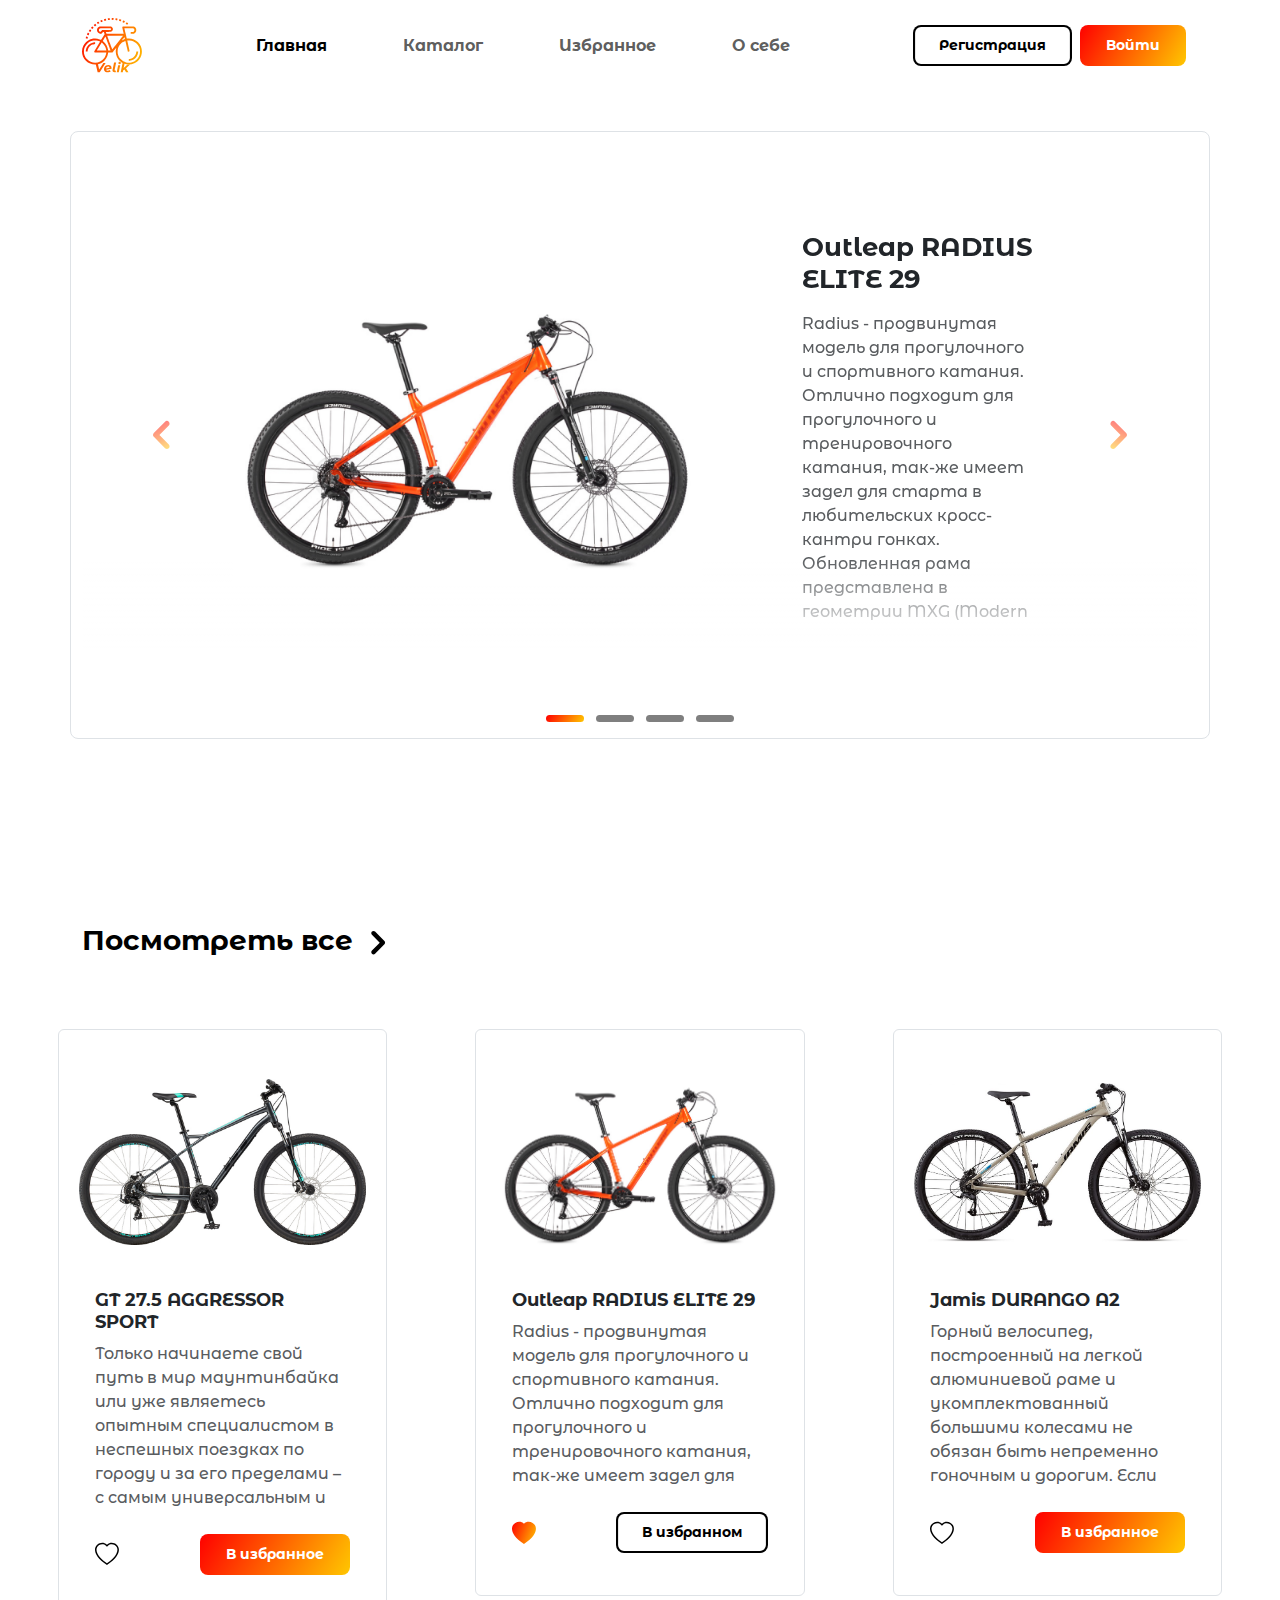
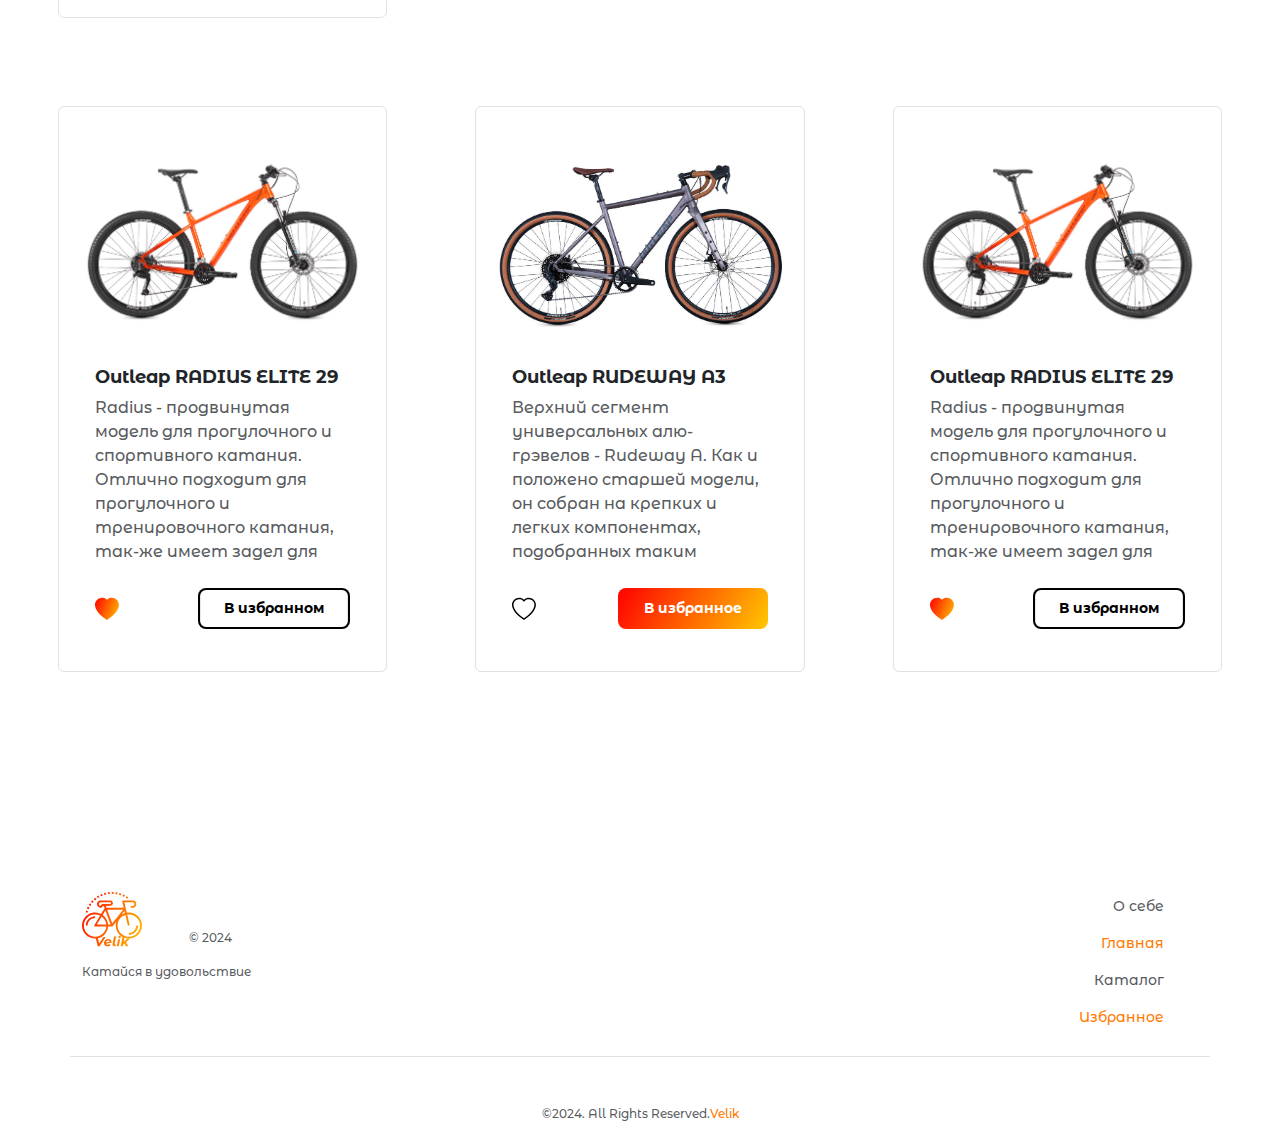
<file: index.html>
<!DOCTYPE html>
<html lang="en ru">
  <head>
    <meta charset="UTF-8" />
    <meta name="viewport" content="width=device-width, initial-scale=1.0" />
    <title>Главная</title>
    <link
      href="https://cdn.jsdelivr.net/npm/bootstrap@5.3.3/dist/css/bootstrap.min.css"
      rel="stylesheet"
      integrity="sha384-QWTKZyjpPEjISv5WaRU9OFeRpok6YctnYmDr5pNlyT2bRjXh0JMhjY6hW+ALEwIH"
      crossorigin="anonymous"
    />
    <link rel="stylesheet" href="css/styles.css" />
    <script
      src="https://cdn.jsdelivr.net/npm/bootstrap@5.3.3/dist/js/bootstrap.bundle.min.js"
      integrity="sha384-YvpcrYf0tY3lHB60NNkmXc5s9fDVZLESaAA55NDzOxhy9GkcIdslK1eN7N6jIeHz"
      crossorigin="anonymous"
    ></script>
    <link
      rel="apple-touch-icon"
      sizes="180x180"
      href="res/favicon_io/apple-touch-icon.png"
    />
    <link
      rel="icon"
      type="image/png"
      sizes="32x32"
      href="res/favicon_io/favicon-32x32.png"
    />
    <link
      rel="icon"
      type="image/png"
      sizes="16x16"
      href="res/favicon_io/favicon-16x16.png"
    />
    <link rel="manifest" href="res/favicon_io/site.webmanifest" />
  </head>
  <body>
    <!-- форма входа -->
    <div
      class="modal fade"
      id="loginModal"
      tabindex="-1"
      aria-labelledby="loginModalLabel"
      aria-hidden="true"
    >
      <div class="modal-dialog">
        <div class="modal-content">
          <div>
            <div class="my-modal-close-btn">
              <button
                type="button"
                class="btn-close"
                data-bs-dismiss="modal"
                aria-label="Close"
              ></button>
            </div>
          </div>
          <div>
            <h1 class="modal-title fs-5 my-modal-title" id="loginModalLabel">
              Вход
            </h1>
          </div>
          <div class="modal-body">
            <!-- временно указываю на другую страницу (action) -->
            <form action="index_profile.html" id="loginForm" name="loginForm">
              <div class="mb-3 input-box">
                <label for="loginFormEmail" class="col-form-label"
                  >Email:</label
                >
                <input
                  class="form-control"
                  type="text"
                  id="loginFormEmail"
                  name="loginFormEmail"
                  data-reg="^[-\w.]+@([A-z0-9][-A-z0-9]+\.)+[A-z]{2,4}$"
                  required
                />
                <p
                  class="col-form-label-red loginFormEmailError"
                  id="loginFormEmailError"
                  name="loginFormEmailError"
                >
                  В формате: name@mail.com
                </p>
              </div>
              <div class="mb-3 input-box">
                <label for="loginFormPassword" class="col-form-label"
                  >Пароль:</label
                >
                <div class="password">
                  <input
                    type="password"
                    class="form-control"
                    id="loginFormPassword"
                    name="loginFormPassword"
                    data-reg="^[^]{8,40}$"
                    required
                  />
                  <a
                    href="#"
                    class="password-control"
                    onclick="return show_hide_password_login(this);"
                  ></a>
                  <p
                    class="col-form-label-red loginFormPasswordError"
                    id="loginFormPasswordError"
                    name="loginFormPasswordError"
                  >
                    От 8 символов
                  </p>
                </div>
              </div>
              <div class="modal-footer-btn">
                <button
                  type="button"
                  class="btn btn-primary"
                  id="loginFormButton"
                  name="loginFormButton"
                >
                  Войти
                </button>
              </div>
            </form>
          </div>
        </div>
      </div>
    </div>
    <!-- форма регистрации -->
    <div
      class="modal fade"
      id="regModal"
      tabindex="-1"
      aria-labelledby="regModalLabel"
      aria-hidden="true"
    >
      <div class="modal-dialog">
        <div class="modal-content">
          <div>
            <div class="my-modal-close-btn">
              <button
                type="button"
                class="btn-close"
                data-bs-dismiss="modal"
                aria-label="Close"
              ></button>
            </div>
          </div>
          <div>
            <h1 class="modal-title fs-5 my-modal-title" id="regModalLabel">
              Регистрация
            </h1>
          </div>
          <div class="modal-body">
            <form action="index_profile.html" id="regForm" name="regForm">
              <div class="mb-3 input-box">
                <label for="regFormName" class="col-form-label">Имя:</label>
                <input
                  class="form-control"
                  type="text"
                  id="regFormName"
                  name="regFormName"
                  data-reg="^[^]{1,30}$"
                  required
                />
                <p
                  class="col-form-label-red regFormNameError"
                  id="regFormNameError"
                  name="regFormNameError"
                >
                  Не более 30 символов
                </p>
              </div>
              <div class="mb-3 input-box">
                <label for="regFormEmail" class="col-form-label">Email:</label>
                <input
                  class="form-control"
                  type="text"
                  id="regFormEmail"
                  name="regFormEmail"
                  data-reg="^[-\w.]+@([A-z0-9][-A-z0-9]+\.)+[A-z]{2,4}$"
                  required
                />
                <p
                  class="col-form-label-red regFormEmailError"
                  id="regFormEmailError"
                  name="regFormEmailError"
                >
                  В формате: name@mail.com
                </p>
              </div>
              <div class="mb-3 input-box">
                <label for="regFormPassword" class="col-form-label"
                  >Пароль:</label
                >
                <div class="password">
                  <input
                    type="password"
                    class="form-control"
                    id="regFormPassword"
                    name="regFormPassword"
                    data-reg="^[^]{8,40}$"
                    required
                  />
                  <a
                    href="#"
                    class="password-control"
                    onclick="return show_hide_password_reg(this);"
                  ></a>
                  <p
                    class="col-form-label-red regFormPasswordError"
                    id="regFormPasswordError"
                    name="regFormPasswordError"
                  >
                    От 8 символов
                  </p>
                </div>
              </div>
              <div class="modal-footer-btn">
                <button
                  type="button"
                  class="btn btn-primary"
                  id="regFormButton"
                  name="regFormButton"
                >
                  Зарегистрироваться
                </button>
              </div>
            </form>
          </div>
        </div>
      </div>
    </div>
    <!-- навигация -->
    <nav class="navbar navbar-expand-lg">
      <div class="container">
        <a class="navbar-brand p-0" href="index.html">
          <img src="res/logo.svg" alt="Logo" width="60" />
        </a>
        <button
          class="navbar-toggler"
          type="button"
          data-bs-toggle="collapse"
          data-bs-target="#navbarNav"
          aria-controls="navbarNav"
          aria-expanded="false"
          aria-label="Toggle navigation"
        >
          <span class="navbar-toggler-icon"></span>
        </button>
        <div class="collapse navbar-collapse" id="navbarNav">
          <ul
            class="navbar-nav text-center d-flex align-items-center container-fluid"
          >
            <li class="nav-item">
              <!-- ссылка на главную -->
              <a class="nav-link active" aria-current="page" href="index.html"
                >Главная</a
              >
            </li>
            <li class="nav-item">
              <!-- ссылка на каталог -->
              <a class="nav-link" href="catalog.html">Каталог</a>
            </li>
            <li class="nav-item">
              <!-- ссылка на избранное -->
              <a class="nav-link" href="favorites.html">Избранное</a>
            </li>
            <li class="nav-item">
              <!-- ссылка на о себе -->
              <a class="nav-link" href="information.html">О себе</a>
            </li>
            <li class="my-btn-box-1-lg">
              <!-- кнопки регистрации и входа БОЛЬШОЙ ЭКРАН -->
              <button
                class="btn btn-outline-primary me-2"
                data-bs-toggle="modal"
                data-bs-target="#regModal"
                type="button"
              >
                Регистрация
              </button>
            </li>
            <li class="my-btn-box-2-lg">
              <!-- кнопки регистрации и входа БОЛЬШОЙ ЭКРАН -->
              <button
                class="btn btn-primary"
                data-bs-toggle="modal"
                data-bs-target="#loginModal"
                type="button"
              >
                Войти
              </button>
            </li>
            <li class="my-btn-box-1-sm">
              <!-- кнопки регистрации и входа МАЛЕНЬКИЙ ЭКРАН -->
              <button
                class="btn btn-outline-primary me-2"
                data-bs-toggle="modal"
                data-bs-target="#regModal"
                type="button"
              >
                Регистрация
              </button>
            </li>
            <li class="my-btn-box-2-sm">
              <!-- кнопки регистрации и входа МАЛЕНЬКИЙ ЭКРАН -->
              <button
                class="btn btn-primary"
                data-bs-toggle="modal"
                data-bs-target="#loginModal"
                type="button"
              >
                Войти
              </button>
            </li>
          </ul>
        </div>
      </div>
    </nav>

    <!-- карусель -->
    <div class="container my-carousel border my-border">
      <div
        id="carouselExampleDark"
        class="carousel carousel-dark slide"
        data-bs-ride="carousel"
      >
        <!-- индикаторы карусели -->
        <div class="carousel-indicators">
          <button
            type="button"
            data-bs-target="#carouselExampleDark"
            data-bs-slide-to="0"
            class="active btn"
            aria-current="true"
            aria-label="Slide 1"
          ></button>
          <button
            type="button"
            data-bs-target="#carouselExampleDark"
            data-bs-slide-to="1"
            class="btn"
            aria-label="Slide 2"
          ></button>
          <button
            type="button"
            data-bs-target="#carouselExampleDark"
            data-bs-slide-to="2"
            class="btn"
            aria-label="Slide 3"
          ></button>
          <button
            type="button"
            data-bs-target="#carouselExampleDark"
            data-bs-slide-to="3"
            class="btn"
            aria-label="Slide 4"
          ></button>
        </div>
        <!-- слайды карусели -->
        <div class="carousel-inner">
          <div class="carousel-item active" data-bs-interval="10000">
            <div
              class="carousel-container-lg"
              onclick="window.location.href = 'element.html'"
            >
              <img
                src="res/outleap_radius.png"
                class="d-block w-200 carousel-image-lg col-7"
              />
              <div class="carousel-text-lg col-5">
                <h5>Outleap RADIUS ELITE 29</h5>
                <p>
                  Radius - продвинутая модель для прогулочного и спортивного
                  катания. Отлично подходит для прогулочного и тренировочного
                  катания, так-же имеет задел для старта в любительских
                  кросс-кантри гонках. Обновленная рама представлена в геометрии
                  MXG (Modern X-Country Geometry), но в отличии от старшей
                  модели Vector, имеет прицел в сторону комфорта.Radius Expert
                  оснащен надежными и легкими компонентами: колеса на "промах",
                  система трансмиссии Shimano Cues, а в качестве вилки SR
                  Suntour c блокировкой. Остальные компоненты так-же подобраны
                  со специализацией под тренировки и прогулочное катание.
                  Отдельно хочется отметить качественный завораживающие цвета, с
                  Fade переходом на перьях, и "бесшовный" вид рамы, что в
                  совокупности дарит настоящее визуальное удовольствие.
                </p>
              </div>
            </div>
            <div
              class="carousel-container-sm"
              onclick="window.location.href = 'element.html'"
            >
              <img
                src="res/outleap_radius.png"
                class="d-block w-100 carousel-image-sm col-7"
              />
              <div class="carousel-text-sm">
                <h5>Outleap RADIUS ELITE 29</h5>
                <p>
                  Radius - продвинутая модель для прогулочного и спортивного
                  катания. Отлично подходит для прогулочного и тренировочного
                  катания, так-же имеет задел для старта в любительских
                  кросс-кантри гонках. Обновленная рама представлена в геометрии
                  MXG (Modern X-Country Geometry), но в отличии от старшей
                  модели Vector, имеет прицел в сторону комфорта.Radius Expert
                  оснащен надежными и легкими компонентами: колеса на "промах",
                  система трансмиссии Shimano Cues, а в качестве вилки SR
                  Suntour c блокировкой. Остальные компоненты так-же подобраны
                  со специализацией под тренировки и прогулочное катание.
                  Отдельно хочется отметить качественный завораживающие цвета, с
                  Fade переходом на перьях, и "бесшовный" вид рамы, что в
                  совокупности дарит настоящее визуальное удовольствие.
                </p>
              </div>
            </div>
          </div>
          <div class="carousel-item" data-bs-interval="10000">
            <div
              class="carousel-container-lg"
              onclick="window.location.href = 'element_not_favorite.html'"
            >
              <img
                src="res/gt_aggressor.jpg"
                class="d-block w-200 carousel-image-lg col-7"
              />
              <div class="carousel-text-lg col-5">
                <h5>GT 27.5 AGGRESSOR SPORT</h5>
                <p>
                  Только начинаете свой путь в мир маунтинбайка или уже
                  являетесь опытным специалистом в неспешных поездках по городу
                  и за его пределами – с самым универсальным и самым доступным в
                  серии AGGRESSOR SPORT каждый ваш выезд будет сопровождаться
                  комфортом и удовольствием. Как и более дорогие трейл-хартейлы,
                  этот байк оборудован качественными компонентами комплектации и
                  представлен в двух вариантах.
                </p>
              </div>
            </div>
            <div
              class="carousel-container-sm"
              onclick="window.location.href = 'element_not_favorite.html'"
            >
              <img
                src="res/gt_aggressor.jpg"
                class="d-block w-100 carousel-image-sm col-7"
              />
              <div class="carousel-text-sm">
                <h5>GT 27.5 AGGRESSOR SPORT</h5>
                <p>
                  Только начинаете свой путь в мир маунтинбайка или уже
                  являетесь опытным специалистом в неспешных поездках по городу
                  и за его пределами – с самым универсальным и самым доступным в
                  серии AGGRESSOR SPORT каждый ваш выезд будет сопровождаться
                  комфортом и удовольствием. Как и более дорогие трейл-хартейлы,
                  этот байк оборудован качественными компонентами комплектации и
                  представлен в двух вариантах.
                </p>
              </div>
            </div>
          </div>
          <div class="carousel-item" data-bs-interval="10000">
            <div
              class="carousel-container-lg"
              onclick="window.location.href = 'element.html'"
            >
              <img
                src="res/jamis_durango.jpg"
                class="d-block w-200 carousel-image-lg col-7"
              />
              <div class="carousel-text-lg col-5">
                <h5>Jamis DURANGO A2</h5>
                <p>
                  Горный велосипед, построенный на легкой алюминиевой раме и
                  укомплектованный большими колесами не обязан быть непременно
                  гоночным и дорогим. Если более расслабленная, чем спортивная,
                  посадка не делает вас намного медленнее, если вы считаете, что
                  дорогие гоночные компоненты не стоят больших вложений, а
                  лучший приз, ожидающий вас в конце поездки – заряд бодрости и
                  удовольствия, Durango А2 полностью оправдает ваши ожидания и
                  приятно обрадует не только своей надежностью и ценой, но и
                  уверенной управляемостью.
                </p>
              </div>
            </div>
            <div
              class="carousel-container-sm"
              onclick="window.location.href = 'element.html'"
            >
              <img
                src="res/jamis_durango.jpg"
                class="d-block w-100 carousel-image-sm col-7"
              />
              <div class="carousel-text-sm">
                <h5>Jamis DURANGO A2</h5>
                <p>
                  Горный велосипед, построенный на легкой алюминиевой раме и
                  укомплектованный большими колесами не обязан быть непременно
                  гоночным и дорогим. Если более расслабленная, чем спортивная,
                  посадка не делает вас намного медленнее, если вы считаете, что
                  дорогие гоночные компоненты не стоят больших вложений, а
                  лучший приз, ожидающий вас в конце поездки – заряд бодрости и
                  удовольствия, Durango А2 полностью оправдает ваши ожидания и
                  приятно обрадует не только своей надежностью и ценой, но и
                  уверенной управляемостью.
                </p>
              </div>
            </div>
          </div>
          <div class="carousel-item" data-bs-interval="10000">
            <div
              class="carousel-container-lg"
              onclick="window.location.href = 'element_not_favorite.html'"
            >
              <img
                src="res/outleap_rudeway.jpg"
                class="d-block w-200 carousel-image-lg col-7"
              />
              <div class="carousel-text-lg col-5">
                <h5>Outleap RUDEWAY A3</h5>
                <p>
                  Верхний сегмент универсальных алю-грэвелов - Rudeway A. Как и
                  положено старшей модели, он собран на крепких и легких
                  компонентах, подобранных таким образом, чтобы обеспечивать
                  универсальность и скоростные характеристики. Рама в дизайне
                  AGG (Adventure Gravel Geometry) создана для гравийных
                  покатушек и скоростных поездок по асфальту. Так-же были
                  обновлены основные трубы рамы, добавлены технологии
                  гидроформинга и баттинга, что позволило снизить вес рамы.
                  Rudeway A предназначен для скорости и универсальности, на
                  таком "снаряде" можно проехать бревет или отправиться в
                  многодневное путешествие. Универсальный велосипед, только вам
                  решать, каким он будет сегодня: загруженным под завязку
                  турингом, агрессивным грэвелом или же коммутером с багажником.
                </p>
              </div>
            </div>
            <div
              class="carousel-container-sm"
              onclick="window.location.href = 'element_not_favorite.html'"
            >
              <img
                src="res/outleap_rudeway.jpg"
                class="d-block w-100 carousel-image-sm col-7"
              />
              <div class="carousel-text-sm">
                <h5>Outleap RUDEWAY A3</h5>
                <p>
                  Верхний сегмент универсальных алю-грэвелов - Rudeway A. Как и
                  положено старшей модели, он собран на крепких и легких
                  компонентах, подобранных таким образом, чтобы обеспечивать
                  универсальность и скоростные характеристики. Рама в дизайне
                  AGG (Adventure Gravel Geometry) создана для гравийных
                  покатушек и скоростных поездок по асфальту. Так-же были
                  обновлены основные трубы рамы, добавлены технологии
                  гидроформинга и баттинга, что позволило снизить вес рамы.
                  Rudeway A предназначен для скорости и универсальности, на
                  таком "снаряде" можно проехать бревет или отправиться в
                  многодневное путешествие. Универсальный велосипед, только вам
                  решать, каким он будет сегодня: загруженным под завязку
                  турингом, агрессивным грэвелом или же коммутером с багажником.
                </p>
              </div>
            </div>
          </div>
        </div>
        <!-- кнопка назад -->
        <button
          class="carousel-control-prev"
          type="button"
          data-bs-target="#carouselExampleDark"
          data-bs-slide="prev"
        >
          <img src="res/prev.svg" aria-hidden="true" alt="prev" />
          <span class="visually-hidden">Previous</span>
        </button>
        <!-- кнопка вперед -->
        <button
          class="carousel-control-next"
          type="button"
          data-bs-target="#carouselExampleDark"
          data-bs-slide="next"
        >
          <img src="res/next.svg" aria-hidden="true" alt="next" />
          <span class="visually-hidden">Next</span>
        </button>
      </div>
    </div>

    <!-- открывает каталог -->
    <div class="container my-view-all">
      <div class="my-view-all-container">
        <a class="nav-link" aria-current="page" href="catalog.html">
          Посмотреть все <img src="res/right.svg" alt="" />
        </a>
      </div>
    </div>

    <!-- карточки -->
    <div class="container my-5">
      <div
        class="row row-cols-1 row-cols-md-2 row-cols-lg-3 g-5 my-card-container"
      >
        <div class="col my-card-col">
          <div
            class="card border"
            onclick="window.location.href = 'element.html'"
          >
            <img src="res/gt_aggressor.jpg" class="card-img-top" />
            <!-- временная замена чтобы показать поиск -->
            <div class="card-body">
              <h5 class="card-title">GT 27.5 AGGRESSOR SPORT</h5>
              <p class="card-text">
                Только начинаете свой путь в мир маунтинбайка или уже являетесь
                опытным специалистом в неспешных поездках по городу и за его
                пределами – с самым универсальным и самым доступным в серии
                AGGRESSOR SPORT каждый ваш выезд будет сопровождаться комфортом
                и удовольствием. Как и более дорогие трейл-хартейлы, этот байк
                оборудован качественными компонентами комплектации и представлен
                в двух вариантах.
              </p>
              <div class="d-flex align-items-center">
                <a href="#" class="btn-favorites"
                  ><img src="res/black_heart.svg" alt=""
                /></a>
                <div class="my-card-btn btn-favorites">
                  <button class="btn btn-primary" type="button">
                    В избранное
                  </button>
                </div>
              </div>
            </div>
          </div>
        </div>
        <div class="col my-card-col">
          <div
            class="card border"
            onclick="window.location.href = 'element_not_favorite.html'"
          >
            <img src="res/outleap_radius.png" class="card-img-top" />
            <div class="card-body">
              <h5 class="card-title">Outleap RADIUS ELITE 29</h5>
              <p class="card-text">
                Radius - продвинутая модель для прогулочного и спортивного
                катания. Отлично подходит для прогулочного и тренировочного
                катания, так-же имеет задел для старта в любительских
                кросс-кантри гонках.
              </p>
              <div class="d-flex align-items-center">
                <a href="#" class="btn-favorites"
                  ><img src="res/grad_heart.svg" alt=""
                /></a>
                <div class="my-card-btn btn-favorites">
                  <button class="btn btn-outline-primary" type="button">
                    В избранном
                  </button>
                </div>
              </div>
            </div>
          </div>
        </div>
        <div class="col my-card-col">
          <div
            class="card border"
            onclick="window.location.href = 'element.html'"
          >
            <img src="res/jamis_durango.jpg" class="card-img-top" />
            <!-- временная замена чтобы показать поиск -->
            <div class="card-body">
              <h5 class="card-title">Jamis DURANGO A2</h5>
              <p class="card-text">
                Горный велосипед, построенный на легкой алюминиевой раме и
                укомплектованный большими колесами не обязан быть непременно
                гоночным и дорогим. Если более расслабленная, чем спортивная,
                посадка не делает вас намного медленнее, если вы считаете, что
                дорогие гоночные компоненты не стоят больших вложений, а лучший
                приз, ожидающий вас в конце поездки – заряд бодрости и
                удовольствия, Durango А2 полностью оправдает ваши ожидания и
                приятно обрадует не только своей надежностью и ценой, но и
                уверенной управляемостью.
              </p>
              <div class="d-flex align-items-center">
                <a href="#" class="btn-favorites"
                  ><img src="res/black_heart.svg" alt=""
                /></a>
                <div class="my-card-btn btn-favorites">
                  <button class="btn btn-primary" type="button">
                    В избранное
                  </button>
                </div>
              </div>
            </div>
          </div>
        </div>
        <div class="col my-card-col">
          <div
            class="card border"
            onclick="window.location.href = 'element_not_favorite.html'"
          >
            <img src="res/outleap_radius.png" class="card-img-top" />
            <div class="card-body">
              <h5 class="card-title">Outleap RADIUS ELITE 29</h5>
              <p class="card-text">
                Radius - продвинутая модель для прогулочного и спортивного
                катания. Отлично подходит для прогулочного и тренировочного
                катания, так-же имеет задел для старта в любительских
                кросс-кантри гонках.
              </p>
              <div class="d-flex align-items-center">
                <a href="#" class="btn-favorites"
                  ><img src="res/grad_heart.svg" alt=""
                /></a>
                <div class="my-card-btn btn-favorites">
                  <button class="btn btn-outline-primary" type="button">
                    В избранном
                  </button>
                </div>
              </div>
            </div>
          </div>
        </div>
        <div class="col my-card-col">
          <div
            class="card border"
            onclick="window.location.href = 'element.html'"
          >
            <img src="res/outleap_rudeway.jpg" class="card-img-top" />
            <div class="card-body">
              <h5 class="card-title">Outleap RUDEWAY A3</h5>
              <p class="card-text">
                Верхний сегмент универсальных алю-грэвелов - Rudeway A. Как и
                положено старшей модели, он собран на крепких и легких
                компонентах, подобранных таким образом, чтобы обеспечивать
                универсальность и скоростные характеристики. Рама в дизайне AGG
                (Adventure Gravel Geometry) создана для гравийных покатушек и
                скоростных поездок по асфальту. Так-же были обновлены основные
                трубы рамы, добавлены технологии гидроформинга и баттинга, что
                позволило снизить вес рамы. Rudeway A предназначен для скорости
                и универсальности, на таком "снаряде" можно проехать бревет или
                отправиться в многодневное путешествие. Универсальный велосипед,
                только вам решать, каким он будет сегодня: загруженным под
                завязку турингом, агрессивным грэвелом или же коммутером с
                багажником.
              </p>
              <div class="d-flex align-items-center">
                <a href="#" class="btn-favorites"
                  ><img src="res/black_heart.svg" alt=""
                /></a>
                <div class="my-card-btn btn-favorites">
                  <button class="btn btn-primary" type="button">
                    В избранное
                  </button>
                </div>
              </div>
            </div>
          </div>
        </div>
        <div class="col my-card-col">
          <div
            class="card border"
            onclick="window.location.href = 'element_not_favorite.html'"
          >
            <img src="res/outleap_radius.png" class="card-img-top" />
            <div class="card-body">
              <h5 class="card-title">Outleap RADIUS ELITE 29</h5>
              <p class="card-text">
                Radius - продвинутая модель для прогулочного и спортивного
                катания. Отлично подходит для прогулочного и тренировочного
                катания, так-же имеет задел для старта в любительских
                кросс-кантри гонках.
              </p>
              <div class="d-flex align-items-center">
                <a href="#" class="btn-favorites"
                  ><img src="res/grad_heart.svg" alt=""
                /></a>
                <div class="my-card-btn btn-favorites">
                  <button class="btn btn-outline-primary" type="button">
                    В избранном
                  </button>
                </div>
              </div>
            </div>
          </div>
        </div>
      </div>
    </div>

    <!-- футер -->
    <div class="container footer-margin-top">
      <footer
        class="row row-cols-2 row-cols-sm-2 row-cols-md-2 row-cols-lg-2 my-5 border-bottom"
      >
        <div class="col mb-3">
          <div class="d-flex align-items-end">
            <a
              href="index.html"
              class="mb-3 link-body-emphasis text-decoration-none"
            >
              <img src="res/logo.svg" alt="Logo" width="60" />
            </a>
            <p
              class="text-body-secondary footer-text-12 mb-3 col-md-3 text-center"
            >
              © 2024
            </p>
          </div>
          <p class="text-body-secondary footer-text-12">
            Катайся в удовольствие
          </p>
        </div>
        <div class="col mb-3 text-end my-footer-box">
          <!-- доп навигация в футере (+ о себе) -->
          <ul class="nav flex-column">
            <li class="nav-item mb-2">
              <a
                href="information.html"
                class="nav-link p-1 footer-text-14 color-text-grey"
                >О себе</a
              >
            </li>
            <li class="nav-item mb-2">
              <a
                href="index.html"
                class="nav-link p-1 footer-text-14 color-text-red"
                >Главная</a
              >
            </li>
            <li class="nav-item mb-2">
              <a
                href="catalog.html"
                class="nav-link p-1 footer-text-14 color-text-grey"
                >Каталог</a
              >
            </li>
            <li class="nav-item mb-2">
              <a
                href="favorites.html"
                class="nav-link p-1 footer-text-14 color-text-red"
                >Избранное</a
              >
            </li>
          </ul>
        </div>
      </footer>
      <div class="text-center">
        <p class="text-body-secondary footer-text-12">
          ©2024. All Rights Reserved.<span class="color-text-red">Velik</span>
        </p>
      </div>
    </div>
    <script src="js/functions.js"></script>
    <script src="js/scriptLoginForm.js"></script>
    <script src="js/scriptRegForm.js"></script>
  </body>
</html>
</file>
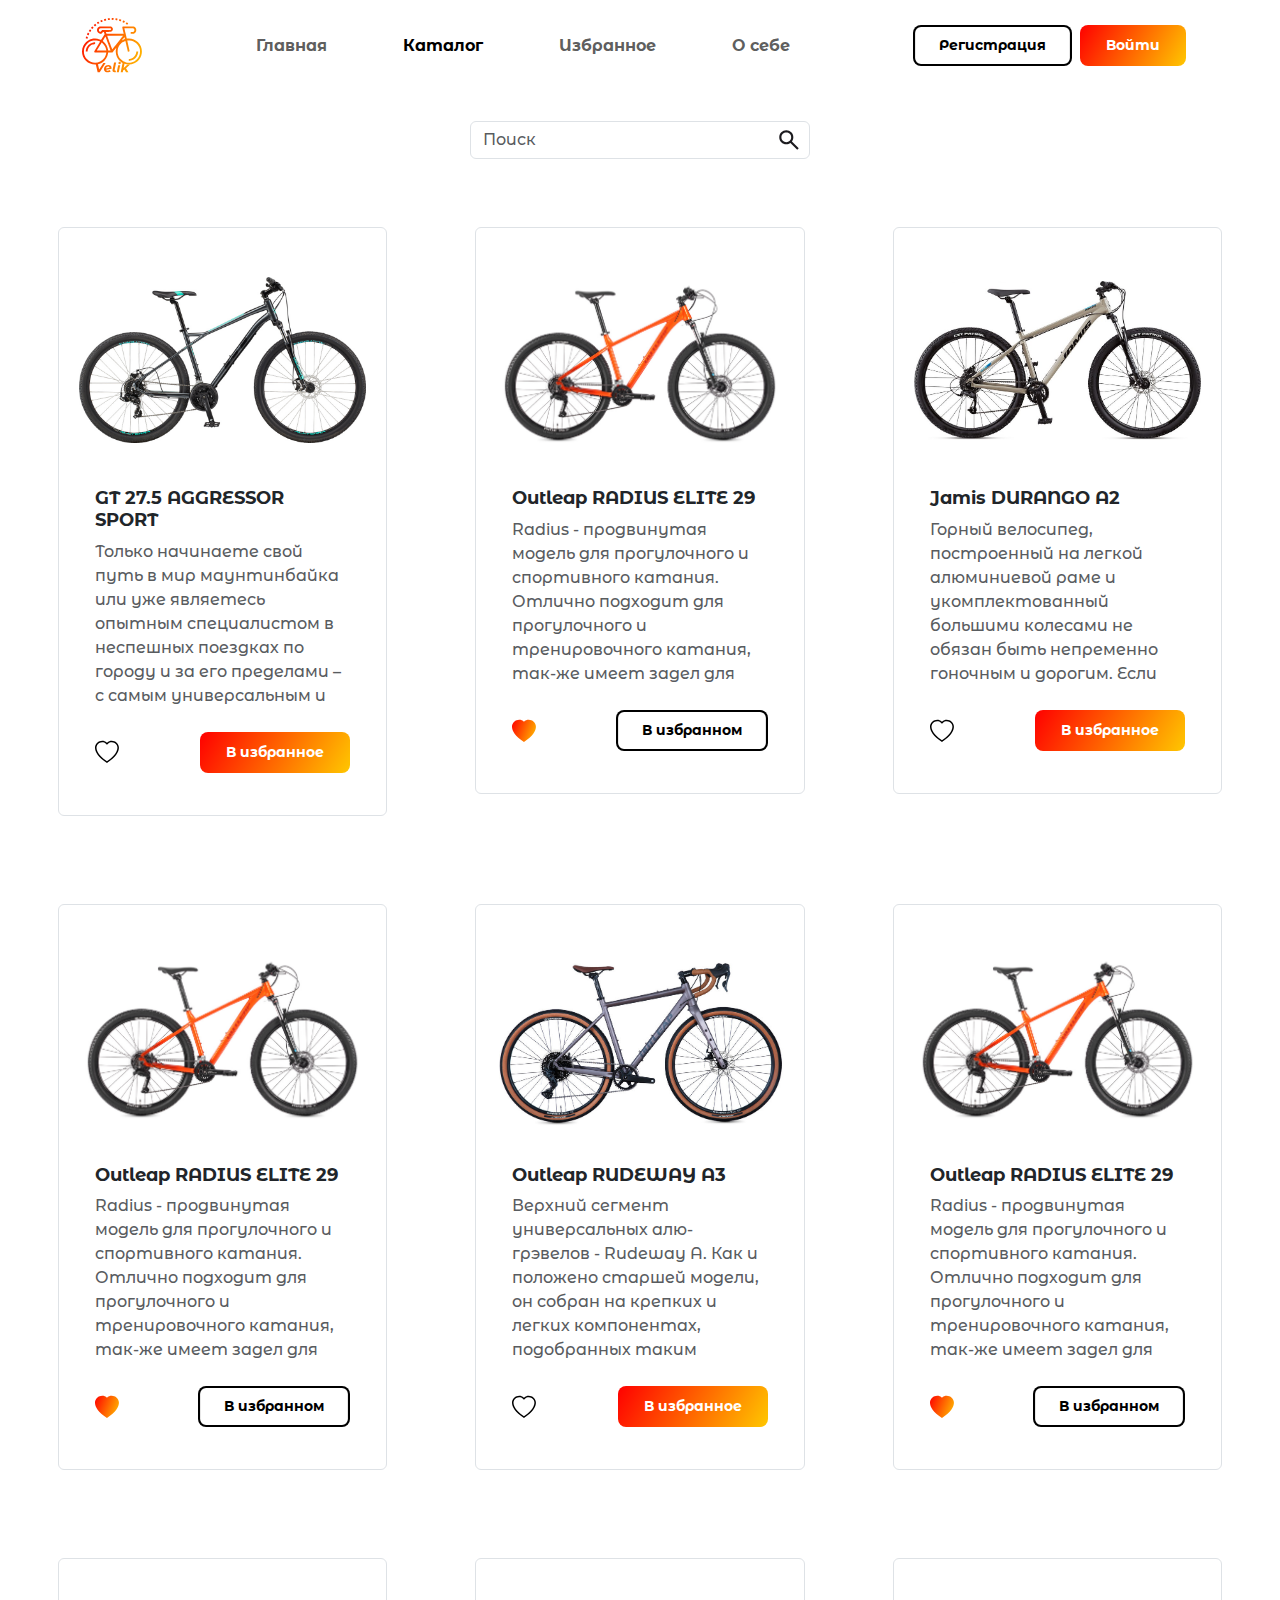
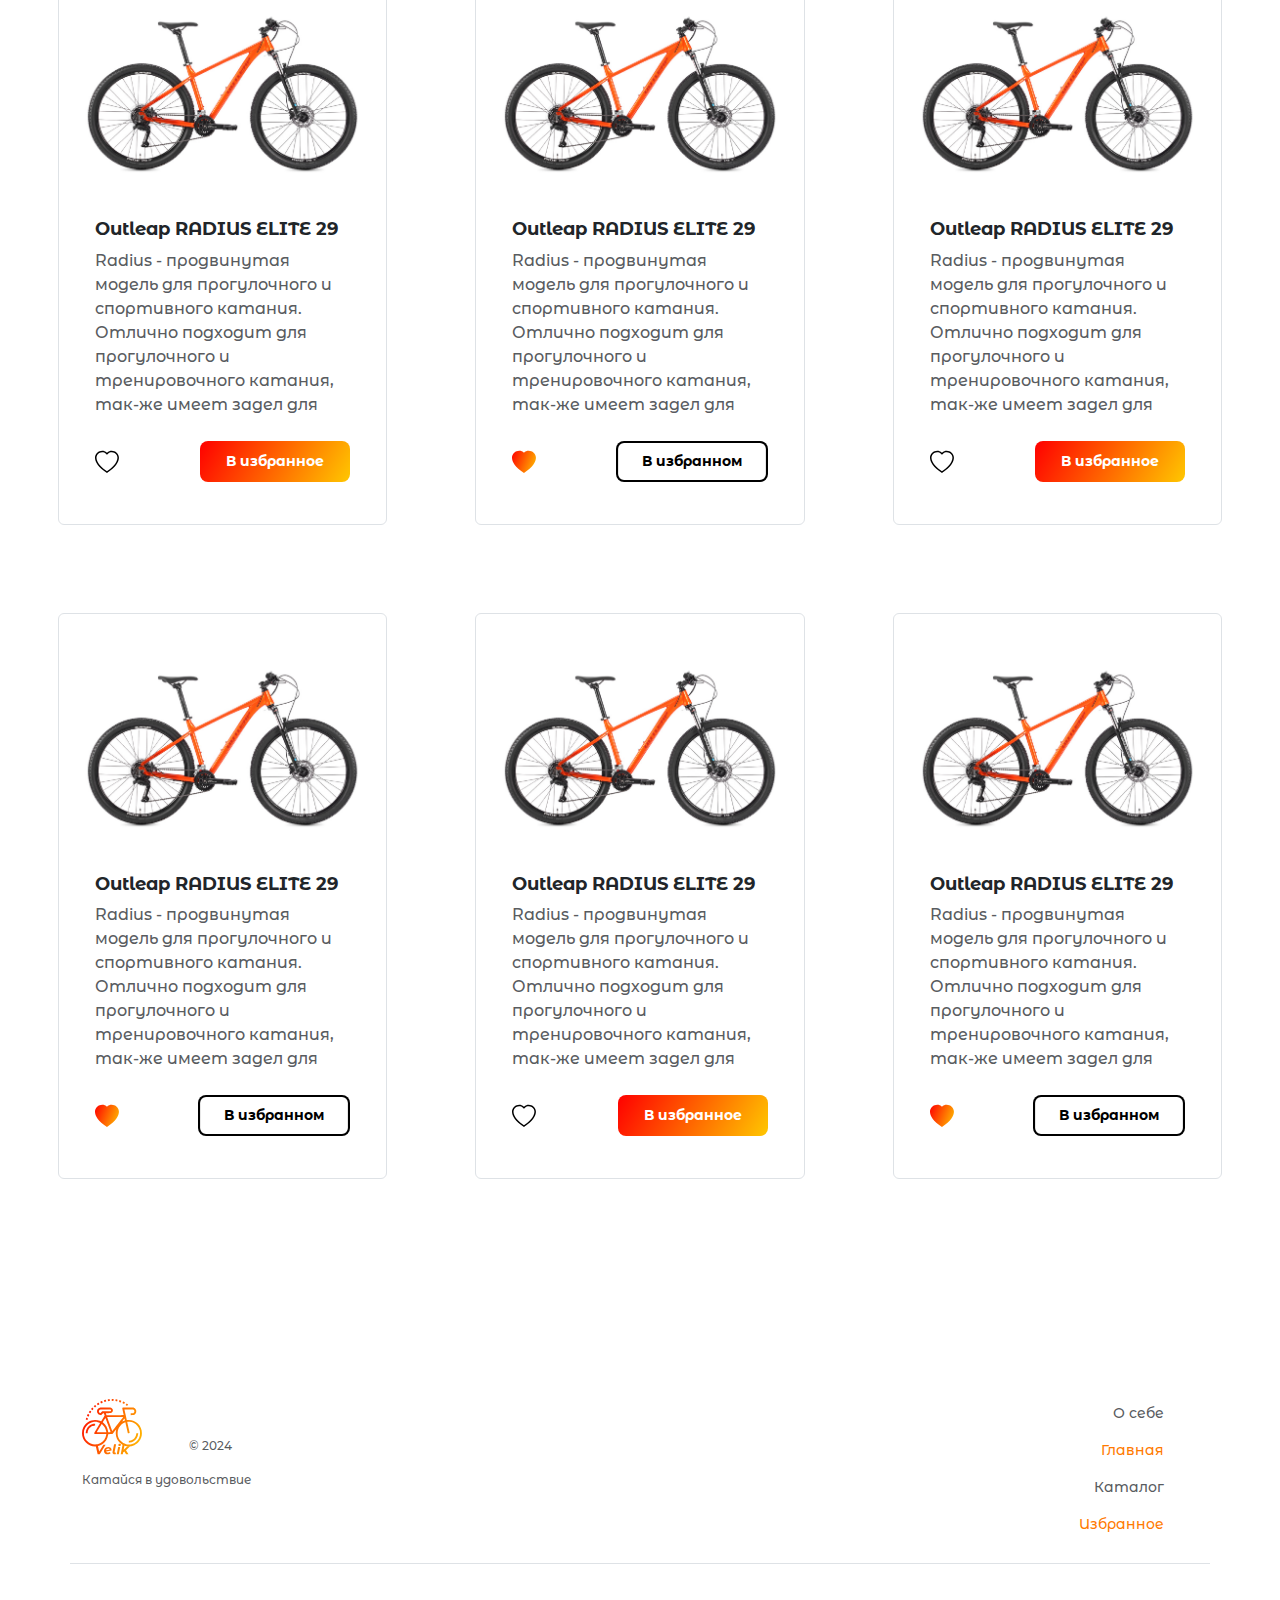
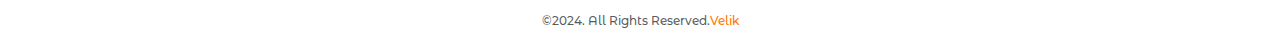
<file: catalog.html>
<!DOCTYPE html>
<html lang="en ru">
  <head>
    <meta charset="UTF-8" />
    <meta name="viewport" content="width=device-width, initial-scale=1.0" />
    <title>Каталог</title>
    <link
      href="https://cdn.jsdelivr.net/npm/bootstrap@5.3.3/dist/css/bootstrap.min.css"
      rel="stylesheet"
      integrity="sha384-QWTKZyjpPEjISv5WaRU9OFeRpok6YctnYmDr5pNlyT2bRjXh0JMhjY6hW+ALEwIH"
      crossorigin="anonymous"
    />
    <link rel="stylesheet" href="css/styles.css" />
    <script
      src="https://cdn.jsdelivr.net/npm/bootstrap@5.3.3/dist/js/bootstrap.bundle.min.js"
      integrity="sha384-YvpcrYf0tY3lHB60NNkmXc5s9fDVZLESaAA55NDzOxhy9GkcIdslK1eN7N6jIeHz"
      crossorigin="anonymous"
    ></script>
    <link
      rel="apple-touch-icon"
      sizes="180x180"
      href="res/favicon_io/apple-touch-icon.png"
    />
    <link
      rel="icon"
      type="image/png"
      sizes="32x32"
      href="res/favicon_io/favicon-32x32.png"
    />
    <link
      rel="icon"
      type="image/png"
      sizes="16x16"
      href="res/favicon_io/favicon-16x16.png"
    />
    <link rel="manifest" href="res/favicon_io/site.webmanifest" />
  </head>
  <body>
    <!-- форма входа -->
    <div
      class="modal fade"
      id="loginModal"
      tabindex="-1"
      aria-labelledby="loginModalLabel"
      aria-hidden="true"
    >
      <div class="modal-dialog">
        <div class="modal-content">
          <div>
            <div class="my-modal-close-btn">
              <button
                type="button"
                class="btn-close"
                data-bs-dismiss="modal"
                aria-label="Close"
              ></button>
            </div>
          </div>
          <div>
            <h1 class="modal-title fs-5 my-modal-title" id="loginModalLabel">
              Вход
            </h1>
          </div>
          <div class="modal-body">
            <form action="#" id="loginForm" name="loginForm">
              <div class="mb-3 input-box">
                <label for="loginFormEmail" class="col-form-label"
                  >Email:</label
                >
                <input
                  class="form-control"
                  type="text"
                  id="loginFormEmail"
                  name="loginFormEmail"
                  data-reg="^[-\w.]+@([A-z0-9][-A-z0-9]+\.)+[A-z]{2,4}$"
                  required
                />
                <p
                  class="col-form-label-red loginFormEmailError"
                  id="loginFormEmailError"
                  name="loginFormEmailError"
                >
                  В формате: name@mail.com
                </p>
              </div>
              <div class="mb-3 input-box">
                <label for="loginFormPassword" class="col-form-label"
                  >Пароль:</label
                >
                <div class="password">
                  <input
                    type="password"
                    class="form-control"
                    id="loginFormPassword"
                    name="loginFormPassword"
                    data-reg="^[^]{8,40}$"
                    required
                  />
                  <a
                    href="#"
                    class="password-control"
                    onclick="return show_hide_password_login(this);"
                  ></a>
                  <p
                    class="col-form-label-red loginFormPasswordError"
                    id="loginFormPasswordError"
                    name="loginFormPasswordError"
                  >
                    От 8 символов
                  </p>
                </div>
              </div>
              <div class="modal-footer-btn">
                <button
                  type="button"
                  class="btn btn-primary"
                  id="loginFormButton"
                  name="loginFormButton"
                >
                  Войти
                </button>
              </div>
            </form>
          </div>
        </div>
      </div>
    </div>
    <!-- форма регистрации -->
    <div
      class="modal fade"
      id="regModal"
      tabindex="-1"
      aria-labelledby="regModalLabel"
      aria-hidden="true"
    >
      <div class="modal-dialog">
        <div class="modal-content">
          <div>
            <div class="my-modal-close-btn">
              <button
                type="button"
                class="btn-close"
                data-bs-dismiss="modal"
                aria-label="Close"
              ></button>
            </div>
          </div>
          <div>
            <h1 class="modal-title fs-5 my-modal-title" id="regModalLabel">
              Регистрация
            </h1>
          </div>
          <div class="modal-body">
            <form action="#" id="regForm" name="regForm">
              <div class="mb-3 input-box">
                <label for="regFormName" class="col-form-label">Имя:</label>
                <input
                  class="form-control"
                  type="text"
                  id="regFormName"
                  name="regFormName"
                  data-reg="^[^]{1,30}$"
                  required
                />
                <p
                  class="col-form-label-red regFormNameError"
                  id="regFormNameError"
                  name="regFormNameError"
                >
                  Не более 30 символов
                </p>
              </div>
              <div class="mb-3 input-box">
                <label for="regFormEmail" class="col-form-label">Email:</label>
                <input
                  class="form-control"
                  type="text"
                  id="regFormEmail"
                  name="regFormEmail"
                  data-reg="^[-\w.]+@([A-z0-9][-A-z0-9]+\.)+[A-z]{2,4}$"
                  required
                />
                <p
                  class="col-form-label-red regFormEmailError"
                  id="regFormEmailError"
                  name="regFormEmailError"
                >
                  В формате: name@mail.com
                </p>
              </div>
              <div class="mb-3 input-box">
                <label for="regFormPassword" class="col-form-label"
                  >Пароль:</label
                >
                <div class="password">
                  <input
                    type="password"
                    class="form-control"
                    id="regFormPassword"
                    name="regFormPassword"
                    data-reg="^[^]{8,40}$"
                    required
                  />
                  <a
                    href="#"
                    class="password-control"
                    onclick="return show_hide_password_reg(this);"
                  ></a>
                  <p
                    class="col-form-label-red regFormPasswordError"
                    id="regFormPasswordError"
                    name="regFormPasswordError"
                  >
                    От 8 символов
                  </p>
                </div>
              </div>
              <div class="modal-footer-btn">
                <button
                  type="button"
                  class="btn btn-primary"
                  id="regFormButton"
                  name="regFormButton"
                >
                  Зарегистрироваться
                </button>
              </div>
            </form>
          </div>
        </div>
      </div>
    </div>
    <!-- навигация -->
    <nav class="navbar navbar-expand-lg">
      <div class="container">
        <a class="navbar-brand p-0" href="main.html">
          <img src="res/logo.svg" alt="Logo" width="60" />
        </a>
        <button
          class="navbar-toggler"
          type="button"
          data-bs-toggle="collapse"
          data-bs-target="#navbarNav"
          aria-controls="navbarNav"
          aria-expanded="false"
          aria-label="Toggle navigation"
        >
          <span class="navbar-toggler-icon"></span>
        </button>
        <div class="collapse navbar-collapse" id="navbarNav">
          <ul
            class="navbar-nav text-center d-flex align-items-center container-fluid"
          >
            <li class="nav-item">
              <!-- ссылка на главную -->
              <a class="nav-link" aria-current="page" href="main.html"
                >Главная</a
              >
            </li>
            <li class="nav-item">
              <!-- ссылка на каталог -->
              <a class="nav-link active" href="catalog.html">Каталог</a>
            </li>
            <li class="nav-item">
              <!-- ссылка на избранное -->
              <a class="nav-link" href="favorites.html">Избранное</a>
            </li>
            <li class="nav-item">
              <!-- ссылка на о себе -->
              <a class="nav-link" href="information.html">О себе</a>
            </li>
            <li class="my-btn-box-1-lg">
              <!-- кнопки регистрации и входа БОЛЬШОЙ ЭКРАН -->
              <button
                class="btn btn-outline-primary me-2"
                data-bs-toggle="modal"
                data-bs-target="#regModal"
                type="button"
              >
                Регистрация
              </button>
            </li>
            <li class="my-btn-box-2-lg">
              <!-- кнопки регистрации и входа БОЛЬШОЙ ЭКРАН -->
              <button
                class="btn btn-primary"
                data-bs-toggle="modal"
                data-bs-target="#loginModal"
                type="button"
              >
                Войти
              </button>
            </li>
            <li class="my-btn-box-1-sm">
              <!-- кнопки регистрации и входа МАЛЕНЬКИЙ ЭКРАН -->
              <button
                class="btn btn-outline-primary me-2"
                data-bs-toggle="modal"
                data-bs-target="#regModal"
                type="button"
              >
                Регистрация
              </button>
            </li>
            <li class="my-btn-box-2-sm">
              <!-- кнопки регистрации и входа МАЛЕНЬКИЙ ЭКРАН -->
              <button
                class="btn btn-primary"
                data-bs-toggle="modal"
                data-bs-target="#loginModal"
                type="button"
              >
                Войти
              </button>
            </li>
          </ul>
        </div>
      </div>
    </nav>

    <!-- фильтр -->
    <div class="container">
      <div class="my-catalog-filter">
        <form id="searchForm" name="searchForm">
          <div class="mb-3 input-box my-search-box">
            <input
              class="form-control"
              placeholder="Поиск"
              type="text"
              id="searchFormValue"
              name="searchFormValue"
              required
            />
            <img src="res/search.svg" class="my-search-icon" />
          </div>
        </form>
      </div>
    </div>

    <!-- карточки -->
    <div class="container my-5">
      <div
        class="row row-cols-1 row-cols-md-2 row-cols-lg-3 g-5 my-card-container"
      >
        <div class="col my-card-col">
          <div
            class="card border"
            onclick="window.location.href = 'element.html'"
          >
            <img src="res/gt_aggressor.jpg" class="card-img-top" />
            <!-- временная замена чтобы показать поиск -->
            <div class="card-body">
              <h5 class="card-title">GT 27.5 AGGRESSOR SPORT</h5>
              <p class="card-text">
                Только начинаете свой путь в мир маунтинбайка или уже являетесь
                опытным специалистом в неспешных поездках по городу и за его
                пределами – с самым универсальным и самым доступным в серии
                AGGRESSOR SPORT каждый ваш выезд будет сопровождаться комфортом
                и удовольствием. Как и более дорогие трейл-хартейлы, этот байк
                оборудован качественными компонентами комплектации и представлен
                в двух вариантах.
              </p>
              <div class="d-flex align-items-center">
                <a href="#" class="btn-favorites"
                  ><img src="res/black_heart.svg" alt=""
                /></a>
                <div class="my-card-btn btn-favorites">
                  <button class="btn btn-primary" type="button">
                    В избранное
                  </button>
                </div>
              </div>
            </div>
          </div>
        </div>
        <div class="col my-card-col">
          <div
            class="card border"
            onclick="window.location.href = 'element_not_favorite.html'"
          >
            <img src="res/outleap_radius.png" class="card-img-top" />
            <div class="card-body">
              <h5 class="card-title">Outleap RADIUS ELITE 29</h5>
              <p class="card-text">
                Radius - продвинутая модель для прогулочного и спортивного
                катания. Отлично подходит для прогулочного и тренировочного
                катания, так-же имеет задел для старта в любительских
                кросс-кантри гонках.
              </p>
              <div class="d-flex align-items-center">
                <a href="#" class="btn-favorites"
                  ><img src="res/grad_heart.svg" alt=""
                /></a>
                <div class="my-card-btn btn-favorites">
                  <button class="btn btn-outline-primary" type="button">
                    В избранном
                  </button>
                </div>
              </div>
            </div>
          </div>
        </div>
        <div class="col my-card-col">
          <div
            class="card border"
            onclick="window.location.href = 'element.html'"
          >
            <img src="res/jamis_durango.jpg" class="card-img-top" />
            <!-- временная замена чтобы показать поиск -->
            <div class="card-body">
              <h5 class="card-title">Jamis DURANGO A2</h5>
              <p class="card-text">
                Горный велосипед, построенный на легкой алюминиевой раме и
                укомплектованный большими колесами не обязан быть непременно
                гоночным и дорогим. Если более расслабленная, чем спортивная,
                посадка не делает вас намного медленнее, если вы считаете, что
                дорогие гоночные компоненты не стоят больших вложений, а лучший
                приз, ожидающий вас в конце поездки – заряд бодрости и
                удовольствия, Durango А2 полностью оправдает ваши ожидания и
                приятно обрадует не только своей надежностью и ценой, но и
                уверенной управляемостью.
              </p>
              <div class="d-flex align-items-center">
                <a href="#" class="btn-favorites"
                  ><img src="res/black_heart.svg" alt=""
                /></a>
                <div class="my-card-btn btn-favorites">
                  <button class="btn btn-primary" type="button">
                    В избранное
                  </button>
                </div>
              </div>
            </div>
          </div>
        </div>
        <div class="col my-card-col">
          <div
            class="card border"
            onclick="window.location.href = 'element_not_favorite.html'"
          >
            <img src="res/outleap_radius.png" class="card-img-top" />
            <div class="card-body">
              <h5 class="card-title">Outleap RADIUS ELITE 29</h5>
              <p class="card-text">
                Radius - продвинутая модель для прогулочного и спортивного
                катания. Отлично подходит для прогулочного и тренировочного
                катания, так-же имеет задел для старта в любительских
                кросс-кантри гонках.
              </p>
              <div class="d-flex align-items-center">
                <a href="#" class="btn-favorites"
                  ><img src="res/grad_heart.svg" alt=""
                /></a>
                <div class="my-card-btn btn-favorites">
                  <button class="btn btn-outline-primary" type="button">
                    В избранном
                  </button>
                </div>
              </div>
            </div>
          </div>
        </div>
        <div class="col my-card-col">
          <div
            class="card border"
            onclick="window.location.href = 'element.html'"
          >
            <img src="res/outleap_rudeway.jpg" class="card-img-top" />
            <div class="card-body">
              <h5 class="card-title">Outleap RUDEWAY A3</h5>
              <p class="card-text">
                Верхний сегмент универсальных алю-грэвелов - Rudeway A. Как и
                положено старшей модели, он собран на крепких и легких
                компонентах, подобранных таким образом, чтобы обеспечивать
                универсальность и скоростные характеристики. Рама в дизайне AGG
                (Adventure Gravel Geometry) создана для гравийных покатушек и
                скоростных поездок по асфальту. Так-же были обновлены основные
                трубы рамы, добавлены технологии гидроформинга и баттинга, что
                позволило снизить вес рамы. Rudeway A предназначен для скорости
                и универсальности, на таком "снаряде" можно проехать бревет или
                отправиться в многодневное путешествие. Универсальный велосипед,
                только вам решать, каким он будет сегодня: загруженным под
                завязку турингом, агрессивным грэвелом или же коммутером с
                багажником.
              </p>
              <div class="d-flex align-items-center">
                <a href="#" class="btn-favorites"
                  ><img src="res/black_heart.svg" alt=""
                /></a>
                <div class="my-card-btn btn-favorites">
                  <button class="btn btn-primary" type="button">
                    В избранное
                  </button>
                </div>
              </div>
            </div>
          </div>
        </div>
        <div class="col my-card-col">
          <div
            class="card border"
            onclick="window.location.href = 'element_not_favorite.html'"
          >
            <img src="res/outleap_radius.png" class="card-img-top" />
            <div class="card-body">
              <h5 class="card-title">Outleap RADIUS ELITE 29</h5>
              <p class="card-text">
                Radius - продвинутая модель для прогулочного и спортивного
                катания. Отлично подходит для прогулочного и тренировочного
                катания, так-же имеет задел для старта в любительских
                кросс-кантри гонках.
              </p>
              <div class="d-flex align-items-center">
                <a href="#" class="btn-favorites"
                  ><img src="res/grad_heart.svg" alt=""
                /></a>
                <div class="my-card-btn btn-favorites">
                  <button class="btn btn-outline-primary" type="button">
                    В избранном
                  </button>
                </div>
              </div>
            </div>
          </div>
        </div>
        <div class="col my-card-col">
          <div
            class="card border"
            onclick="window.location.href = 'element.html'"
          >
            <img src="res/outleap_radius.png" class="card-img-top" />
            <div class="card-body">
              <h5 class="card-title">Outleap RADIUS ELITE 29</h5>
              <p class="card-text">
                Radius - продвинутая модель для прогулочного и спортивного
                катания. Отлично подходит для прогулочного и тренировочного
                катания, так-же имеет задел для старта в любительских
                кросс-кантри гонках.
              </p>
              <div class="d-flex align-items-center">
                <a href="#" class="btn-favorites"
                  ><img src="res/black_heart.svg" alt=""
                /></a>
                <div class="my-card-btn btn-favorites">
                  <button class="btn btn-primary" type="button">
                    В избранное
                  </button>
                </div>
              </div>
            </div>
          </div>
        </div>
        <div class="col my-card-col">
          <div
            class="card border"
            onclick="window.location.href = 'element_not_favorite.html'"
          >
            <img src="res/outleap_radius.png" class="card-img-top" />
            <div class="card-body">
              <h5 class="card-title">Outleap RADIUS ELITE 29</h5>
              <p class="card-text">
                Radius - продвинутая модель для прогулочного и спортивного
                катания. Отлично подходит для прогулочного и тренировочного
                катания, так-же имеет задел для старта в любительских
                кросс-кантри гонках.
              </p>
              <div class="d-flex align-items-center">
                <a href="#" class="btn-favorites"
                  ><img src="res/grad_heart.svg" alt=""
                /></a>
                <div class="my-card-btn btn-favorites">
                  <button class="btn btn-outline-primary" type="button">
                    В избранном
                  </button>
                </div>
              </div>
            </div>
          </div>
        </div>
        <div class="col my-card-col">
          <div
            class="card border"
            onclick="window.location.href = 'element.html'"
          >
            <img src="res/outleap_radius.png" class="card-img-top" />
            <div class="card-body">
              <h5 class="card-title">Outleap RADIUS ELITE 29</h5>
              <p class="card-text">
                Radius - продвинутая модель для прогулочного и спортивного
                катания. Отлично подходит для прогулочного и тренировочного
                катания, так-же имеет задел для старта в любительских
                кросс-кантри гонках.
              </p>
              <div class="d-flex align-items-center">
                <a href="#" class="btn-favorites"
                  ><img src="res/black_heart.svg" alt=""
                /></a>
                <div class="my-card-btn btn-favorites">
                  <button class="btn btn-primary" type="button">
                    В избранное
                  </button>
                </div>
              </div>
            </div>
          </div>
        </div>
        <div class="col my-card-col">
          <div
            class="card border"
            onclick="window.location.href = 'element_not_favorite.html'"
          >
            <img src="res/outleap_radius.png" class="card-img-top" />
            <div class="card-body">
              <h5 class="card-title">Outleap RADIUS ELITE 29</h5>
              <p class="card-text">
                Radius - продвинутая модель для прогулочного и спортивного
                катания. Отлично подходит для прогулочного и тренировочного
                катания, так-же имеет задел для старта в любительских
                кросс-кантри гонках.
              </p>
              <div class="d-flex align-items-center">
                <a href="#" class="btn-favorites"
                  ><img src="res/grad_heart.svg" alt=""
                /></a>
                <div class="my-card-btn btn-favorites">
                  <button class="btn btn-outline-primary" type="button">
                    В избранном
                  </button>
                </div>
              </div>
            </div>
          </div>
        </div>
        <div class="col my-card-col">
          <div
            class="card border"
            onclick="window.location.href = 'element.html'"
          >
            <img src="res/outleap_radius.png" class="card-img-top" />
            <div class="card-body">
              <h5 class="card-title">Outleap RADIUS ELITE 29</h5>
              <p class="card-text">
                Radius - продвинутая модель для прогулочного и спортивного
                катания. Отлично подходит для прогулочного и тренировочного
                катания, так-же имеет задел для старта в любительских
                кросс-кантри гонках.
              </p>
              <div class="d-flex align-items-center">
                <a href="#" class="btn-favorites"
                  ><img src="res/black_heart.svg" alt=""
                /></a>
                <div class="my-card-btn btn-favorites">
                  <button class="btn btn-primary" type="button">
                    В избранное
                  </button>
                </div>
              </div>
            </div>
          </div>
        </div>
        <div class="col my-card-col">
          <div
            class="card border"
            onclick="window.location.href = 'element_not_favorite.html'"
          >
            <img src="res/outleap_radius.png" class="card-img-top" />
            <div class="card-body">
              <h5 class="card-title">Outleap RADIUS ELITE 29</h5>
              <p class="card-text">
                Radius - продвинутая модель для прогулочного и спортивного
                катания. Отлично подходит для прогулочного и тренировочного
                катания, так-же имеет задел для старта в любительских
                кросс-кантри гонках.
              </p>
              <div class="d-flex align-items-center">
                <a href="#" class="btn-favorites"
                  ><img src="res/grad_heart.svg" alt=""
                /></a>
                <div class="my-card-btn btn-favorites">
                  <button class="btn btn-outline-primary" type="button">
                    В избранном
                  </button>
                </div>
              </div>
            </div>
          </div>
        </div>
      </div>
    </div>

    <!-- футер -->
    <div class="container footer-margin-top">
      <footer
        class="row row-cols-2 row-cols-sm-2 row-cols-md-2 row-cols-lg-2 my-5 border-bottom"
      >
        <div class="col mb-3">
          <div class="d-flex align-items-end">
            <a
              href="main.html"
              class="mb-3 link-body-emphasis text-decoration-none"
            >
              <img src="res/logo.svg" alt="Logo" width="60" />
            </a>
            <p
              class="text-body-secondary footer-text-12 mb-3 col-md-3 text-center"
            >
              © 2024
            </p>
          </div>
          <p class="text-body-secondary footer-text-12">
            Катайся в удовольствие
          </p>
        </div>
        <div class="col mb-3 text-end my-footer-box">
          <!-- доп навигация в футере (+ о себе) -->
          <ul class="nav flex-column">
            <li class="nav-item mb-2">
              <a
                href="information.html"
                class="nav-link p-1 footer-text-14 color-text-grey"
                >О себе</a
              >
            </li>
            <li class="nav-item mb-2">
              <a
                href="main.html"
                class="nav-link p-1 footer-text-14 color-text-red"
                >Главная</a
              >
            </li>
            <li class="nav-item mb-2">
              <a
                href="catalog.html"
                class="nav-link p-1 footer-text-14 color-text-grey"
                >Каталог</a
              >
            </li>
            <li class="nav-item mb-2">
              <a
                href="favorites.html"
                class="nav-link p-1 footer-text-14 color-text-red"
                >Избранное</a
              >
            </li>
          </ul>
        </div>
      </footer>
      <div class="text-center">
        <p class="text-body-secondary footer-text-12">
          ©2024. All Rights Reserved.<span class="color-text-red">Velik</span>
        </p>
      </div>
    </div>
    <script src="js/functions.js"></script>
    <script src="js/scriptLoginForm.js"></script>
    <script src="js/scriptRegForm.js"></script>
    <script src="js/catalogFilter.js"></script>
  </body>
</html>
</file>
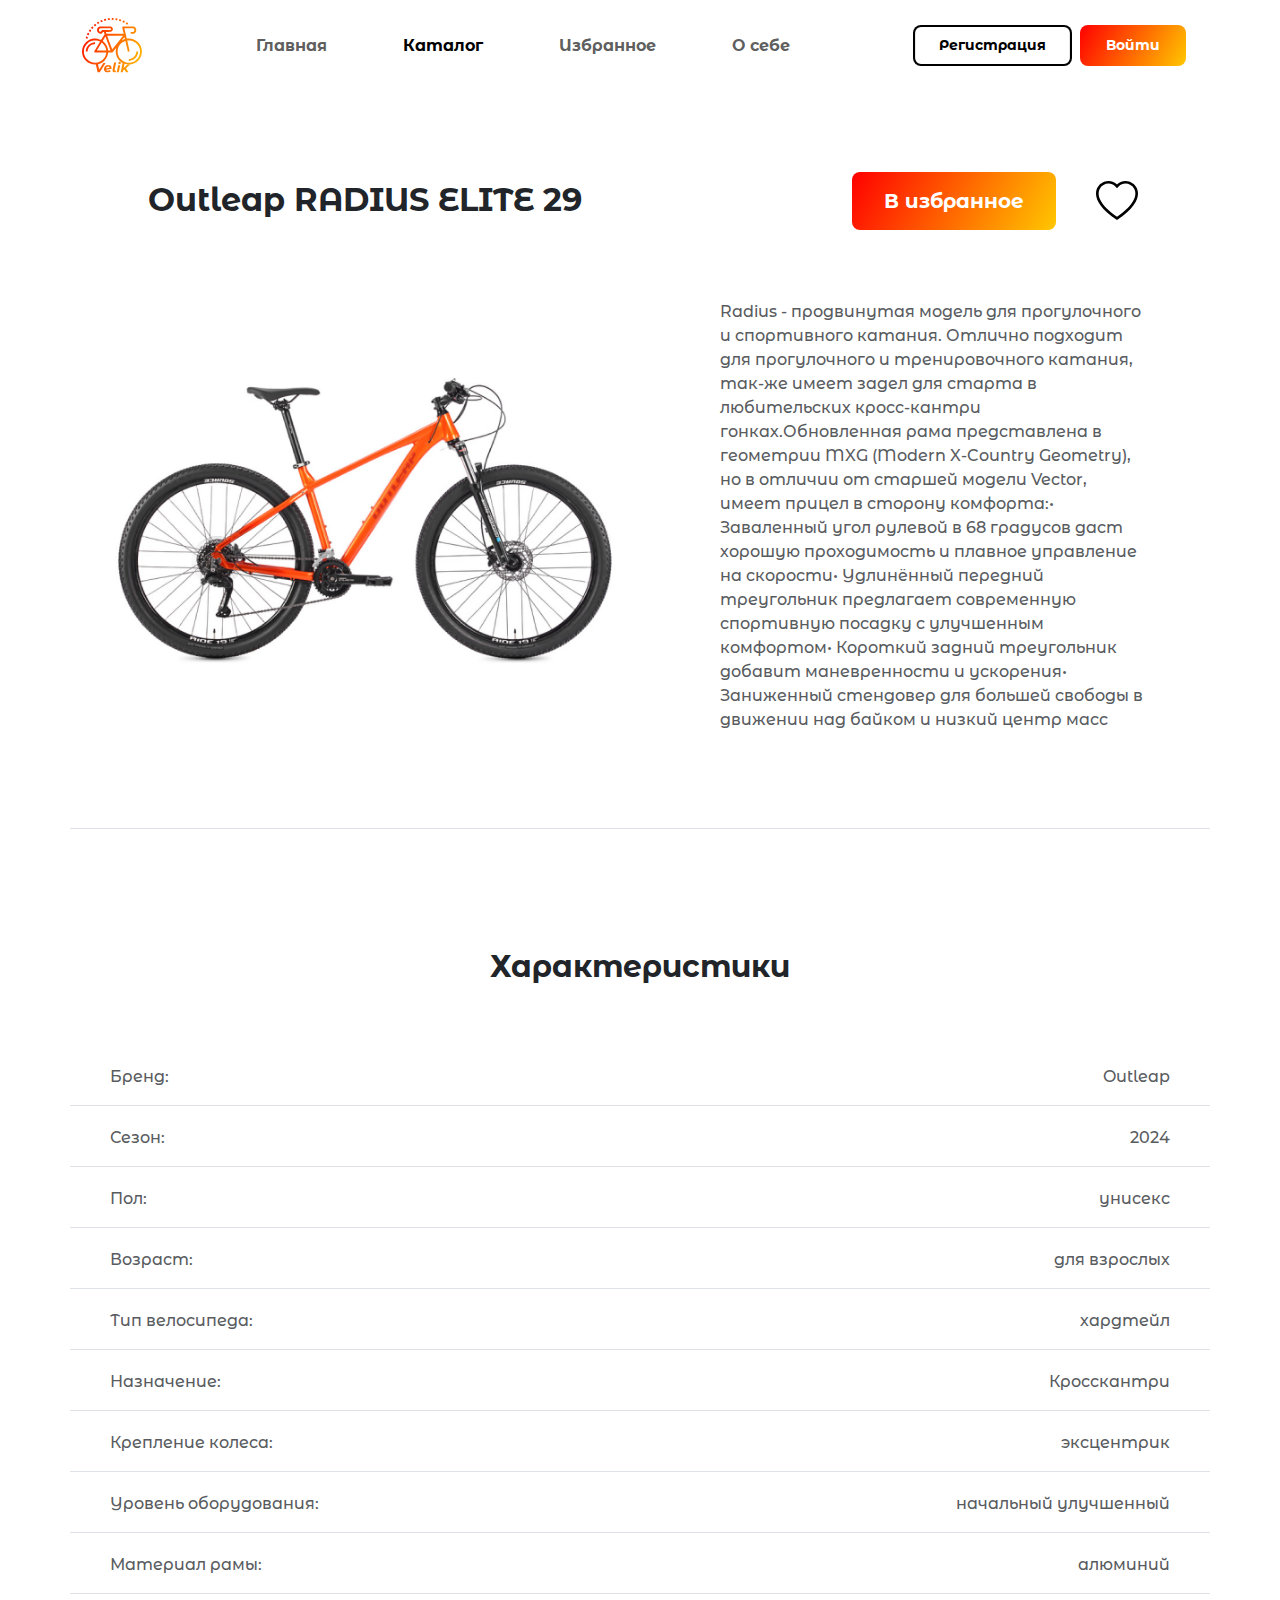
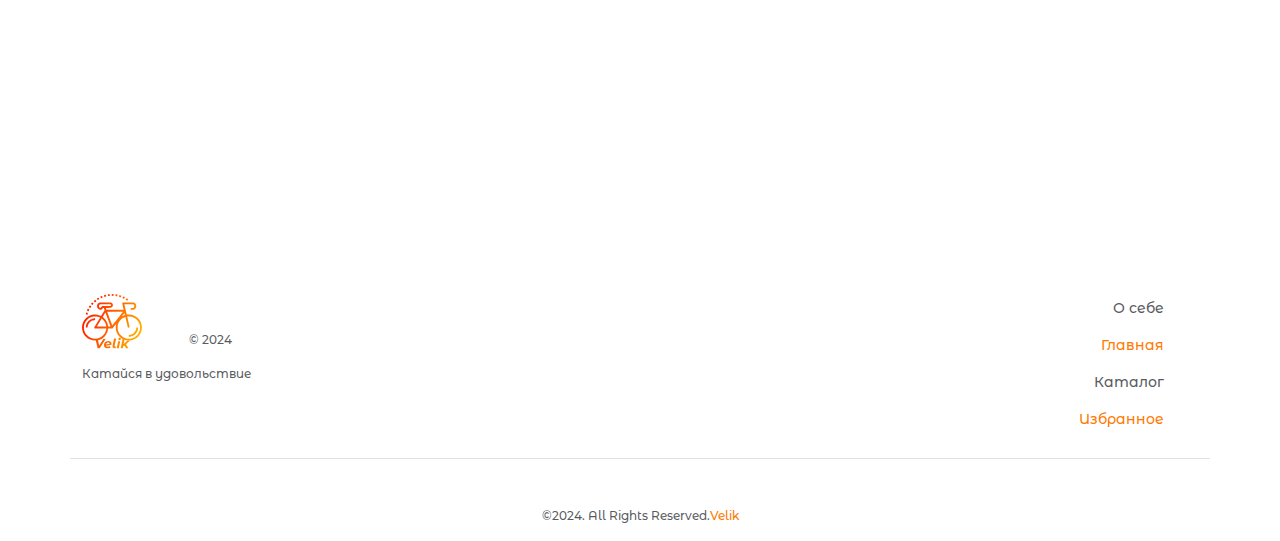
<file: element.html>
<!DOCTYPE html>
<html lang="en ru">
  <head>
    <meta charset="UTF-8" />
    <meta name="viewport" content="width=device-width, initial-scale=1.0" />
    <title>Каталог</title>
    <link
      href="https://cdn.jsdelivr.net/npm/bootstrap@5.3.3/dist/css/bootstrap.min.css"
      rel="stylesheet"
      integrity="sha384-QWTKZyjpPEjISv5WaRU9OFeRpok6YctnYmDr5pNlyT2bRjXh0JMhjY6hW+ALEwIH"
      crossorigin="anonymous"
    />
    <link rel="stylesheet" href="css/styles.css" />
    <script
      src="https://cdn.jsdelivr.net/npm/bootstrap@5.3.3/dist/js/bootstrap.bundle.min.js"
      integrity="sha384-YvpcrYf0tY3lHB60NNkmXc5s9fDVZLESaAA55NDzOxhy9GkcIdslK1eN7N6jIeHz"
      crossorigin="anonymous"
    ></script>
    <link
      rel="apple-touch-icon"
      sizes="180x180"
      href="res/favicon_io/apple-touch-icon.png"
    />
    <link
      rel="icon"
      type="image/png"
      sizes="32x32"
      href="res/favicon_io/favicon-32x32.png"
    />
    <link
      rel="icon"
      type="image/png"
      sizes="16x16"
      href="res/favicon_io/favicon-16x16.png"
    />
    <link rel="manifest" href="res/favicon_io/site.webmanifest" />
  </head>
  <body>
    <!-- форма входа -->
    <div
      class="modal fade"
      id="loginModal"
      tabindex="-1"
      aria-labelledby="loginModalLabel"
      aria-hidden="true"
    >
      <div class="modal-dialog">
        <div class="modal-content">
          <div>
            <div class="my-modal-close-btn">
              <button
                type="button"
                class="btn-close"
                data-bs-dismiss="modal"
                aria-label="Close"
              ></button>
            </div>
          </div>
          <div>
            <h1 class="modal-title fs-5 my-modal-title" id="loginModalLabel">
              Вход
            </h1>
          </div>
          <div class="modal-body">
            <form action="#" id="loginForm" name="loginForm">
              <div class="mb-3 input-box">
                <label for="loginFormEmail" class="col-form-label"
                  >Email:</label
                >
                <input
                  class="form-control"
                  type="text"
                  id="loginFormEmail"
                  name="loginFormEmail"
                  data-reg="^[-\w.]+@([A-z0-9][-A-z0-9]+\.)+[A-z]{2,4}$"
                  required
                />
                <p
                  class="col-form-label-red loginFormEmailError"
                  id="loginFormEmailError"
                  name="loginFormEmailError"
                >
                  В формате: name@mail.com
                </p>
              </div>
              <div class="mb-3 input-box">
                <label for="loginFormPassword" class="col-form-label"
                  >Пароль:</label
                >
                <div class="password">
                  <input
                    type="password"
                    class="form-control"
                    id="loginFormPassword"
                    name="loginFormPassword"
                    data-reg="^[^]{8,40}$"
                    required
                  />
                  <a
                    href="#"
                    class="password-control"
                    onclick="return show_hide_password_login(this);"
                  ></a>
                  <p
                    class="col-form-label-red loginFormPasswordError"
                    id="loginFormPasswordError"
                    name="loginFormPasswordError"
                  >
                    От 8 символов
                  </p>
                </div>
              </div>
              <div class="modal-footer-btn">
                <button
                  type="button"
                  class="btn btn-primary"
                  id="loginFormButton"
                  name="loginFormButton"
                >
                  Войти
                </button>
              </div>
            </form>
          </div>
        </div>
      </div>
    </div>
    <!-- форма регистрации -->
    <div
      class="modal fade"
      id="regModal"
      tabindex="-1"
      aria-labelledby="regModalLabel"
      aria-hidden="true"
    >
      <div class="modal-dialog">
        <div class="modal-content">
          <div>
            <div class="my-modal-close-btn">
              <button
                type="button"
                class="btn-close"
                data-bs-dismiss="modal"
                aria-label="Close"
              ></button>
            </div>
          </div>
          <div>
            <h1 class="modal-title fs-5 my-modal-title" id="regModalLabel">
              Регистрация
            </h1>
          </div>
          <div class="modal-body">
            <form action="#" id="regForm" name="regForm">
              <div class="mb-3 input-box">
                <label for="regFormName" class="col-form-label">Имя:</label>
                <input
                  class="form-control"
                  type="text"
                  id="regFormName"
                  name="regFormName"
                  data-reg="^[^]{1,30}$"
                  required
                />
                <p
                  class="col-form-label-red regFormNameError"
                  id="regFormNameError"
                  name="regFormNameError"
                >
                  Не более 30 символов
                </p>
              </div>
              <div class="mb-3 input-box">
                <label for="regFormEmail" class="col-form-label">Email:</label>
                <input
                  class="form-control"
                  type="text"
                  id="regFormEmail"
                  name="regFormEmail"
                  data-reg="^[-\w.]+@([A-z0-9][-A-z0-9]+\.)+[A-z]{2,4}$"
                  required
                />
                <p
                  class="col-form-label-red regFormEmailError"
                  id="regFormEmailError"
                  name="regFormEmailError"
                >
                  В формате: name@mail.com
                </p>
              </div>
              <div class="mb-3 input-box">
                <label for="regFormPassword" class="col-form-label"
                  >Пароль:</label
                >
                <div class="password">
                  <input
                    type="password"
                    class="form-control"
                    id="regFormPassword"
                    name="regFormPassword"
                    data-reg="^[^]{8,40}$"
                    required
                  />
                  <a
                    href="#"
                    class="password-control"
                    onclick="return show_hide_password_reg(this);"
                  ></a>
                  <p
                    class="col-form-label-red regFormPasswordError"
                    id="regFormPasswordError"
                    name="regFormPasswordError"
                  >
                    От 8 символов
                  </p>
                </div>
              </div>
              <div class="modal-footer-btn">
                <button
                  type="button"
                  class="btn btn-primary"
                  id="regFormButton"
                  name="regFormButton"
                >
                  Зарегистрироваться
                </button>
              </div>
            </form>
          </div>
        </div>
      </div>
    </div>
    <!-- навигация -->
    <nav class="navbar navbar-expand-lg">
      <div class="container">
        <a class="navbar-brand p-0" href="main.html">
          <img src="res/logo.svg" alt="Logo" width="60" />
        </a>
        <button
          class="navbar-toggler"
          type="button"
          data-bs-toggle="collapse"
          data-bs-target="#navbarNav"
          aria-controls="navbarNav"
          aria-expanded="false"
          aria-label="Toggle navigation"
        >
          <span class="navbar-toggler-icon"></span>
        </button>
        <div class="collapse navbar-collapse" id="navbarNav">
          <ul
            class="navbar-nav text-center d-flex align-items-center container-fluid"
          >
            <li class="nav-item">
              <!-- ссылка на главную -->
              <a class="nav-link" aria-current="page" href="main.html"
                >Главная</a
              >
            </li>
            <li class="nav-item">
              <!-- ссылка на каталог -->
              <a class="nav-link active" href="catalog.html">Каталог</a>
            </li>
            <li class="nav-item">
              <!-- ссылка на избранное -->
              <a class="nav-link" href="favorites.html">Избранное</a>
            </li>
            <li class="nav-item">
              <!-- ссылка на о себе -->
              <a class="nav-link" href="information.html">О себе</a>
            </li>
            <li class="my-btn-box-1-lg">
              <!-- кнопки регистрации и входа БОЛЬШОЙ ЭКРАН -->
              <button
                class="btn btn-outline-primary me-2"
                data-bs-toggle="modal"
                data-bs-target="#regModal"
                type="button"
              >
                Регистрация
              </button>
            </li>
            <li class="my-btn-box-2-lg">
              <!-- кнопки регистрации и входа БОЛЬШОЙ ЭКРАН -->
              <button
                class="btn btn-primary"
                data-bs-toggle="modal"
                data-bs-target="#loginModal"
                type="button"
              >
                Войти
              </button>
            </li>
            <li class="my-btn-box-1-sm">
              <!-- кнопки регистрации и входа МАЛЕНЬКИЙ ЭКРАН -->
              <button
                class="btn btn-outline-primary me-2"
                data-bs-toggle="modal"
                data-bs-target="#regModal"
                type="button"
              >
                Регистрация
              </button>
            </li>
            <li class="my-btn-box-2-sm">
              <!-- кнопки регистрации и входа МАЛЕНЬКИЙ ЭКРАН -->
              <button
                class="btn btn-primary"
                data-bs-toggle="modal"
                data-bs-target="#loginModal"
                type="button"
              >
                Войти
              </button>
            </li>
          </ul>
        </div>
      </div>
    </nav>

    <div class="container">
      <div
        class="row row-cols-1 row-cols-md-1 row-cols-lg-2 my-element-container border-bottom"
      >
        <div class="my-element-name">
          <h1>Outleap RADIUS ELITE 29</h1>
        </div>
        <div class="d-flex align-items-center">
          <div class="my-element-btn-container d-flex align-items-center">
            <div>
              <button
                class="btn btn-primary my-element-btn-primary"
                type="button"
              >
                В избранное
              </button>
            </div>
            <a href="#"><img src="res/black_heart_large.svg" alt="" /></a>
          </div>
        </div>
        <img
          src="res/outleap_radius.png"
          class="d-block w-200 my-element-img"
          alt="Outleap RADIUS ELITE 29"
        />
        <div class="my-element-info">
          <p>
            Radius - продвинутая модель для прогулочного и спортивного катания.
            Отлично подходит для прогулочного и тренировочного катания, так-же
            имеет задел для старта в любительских кросс-кантри
            гонках.Обновленная рама представлена в геометрии MXG (Modern
            X-Country Geometry), но в отличии от старшей модели Vector, имеет
            прицел в сторону комфорта:• Заваленный угол рулевой в 68 градусов
            даст хорошую проходимость и плавное управление на скорости•
            Удлинённый передний треугольник предлагает современную спортивную
            посадку с улучшенным комфортом• Короткий задний треугольник добавит
            маневренности и ускорения• Заниженный стендовер для большей свободы
            в движении над байком и низкий центр масс
          </p>
        </div>
      </div>
    </div>

    <div class="container">
      <div class="my-element-detail">
        <h1>Характеристики</h1>
      </div>
      <div
        class="row row-cols-2 row-cols-md-2 row-cols-lg-2 my-element-detail-container"
      >
        <div class="my-element-detail-column text-start border-bottom">
          <p>Бренд:</p>
        </div>
        <div class="my-element-detail-column text-end border-bottom">
          <p>Outleap</p>
        </div>
        <div class="my-element-detail-column text-start border-bottom">
          <p>Сезон:</p>
        </div>
        <div class="my-element-detail-column text-end border-bottom">
          <p>2024</p>
        </div>
        <div class="my-element-detail-column text-start border-bottom">
          <p>Пол:</p>
        </div>
        <div class="my-element-detail-column text-end border-bottom">
          <p>унисекс</p>
        </div>
        <div class="my-element-detail-column text-start border-bottom">
          <p>Возраст:</p>
        </div>
        <div class="my-element-detail-column text-end border-bottom">
          <p>для взрослых</p>
        </div>
        <div class="my-element-detail-column text-start border-bottom">
          <p>Тип велосипеда:</p>
        </div>
        <div class="my-element-detail-column text-end border-bottom">
          <p>хардтейл</p>
        </div>
        <div class="my-element-detail-column text-start border-bottom">
          <p>Назначение:</p>
        </div>
        <div class="my-element-detail-column text-end border-bottom">
          <p>Кросскантри</p>
        </div>
        <div class="my-element-detail-column text-start border-bottom">
          <p>Крепление колеса:</p>
        </div>
        <div class="my-element-detail-column text-end border-bottom">
          <p>эксцентрик</p>
        </div>
        <div class="my-element-detail-column text-start border-bottom">
          <p>Уровень оборудования:</p>
        </div>
        <div class="my-element-detail-column text-end border-bottom">
          <p>начальный улучшенный</p>
        </div>
        <div class="my-element-detail-column text-start border-bottom">
          <p>Материал рамы:</p>
        </div>
        <div class="my-element-detail-column text-end border-bottom">
          <p>алюминий</p>
        </div>
      </div>
    </div>

    <!-- футер -->
    <div class="container footer-margin-top">
      <footer
        class="row row-cols-2 row-cols-sm-2 row-cols-md-2 row-cols-lg-2 my-5 border-bottom"
      >
        <div class="col mb-3">
          <div class="d-flex align-items-end">
            <a
              href="main.html"
              class="mb-3 link-body-emphasis text-decoration-none"
            >
              <img src="res/logo.svg" alt="Logo" width="60" />
            </a>
            <p
              class="text-body-secondary footer-text-12 mb-3 col-md-3 text-center"
            >
              © 2024
            </p>
          </div>
          <p class="text-body-secondary footer-text-12">
            Катайся в удовольствие
          </p>
        </div>
        <div class="col mb-3 text-end my-footer-box">
          <!-- доп навигация в футере (+ о себе) -->
          <ul class="nav flex-column">
            <li class="nav-item mb-2">
              <a
                href="information.html"
                class="nav-link p-1 footer-text-14 color-text-grey"
                >О себе</a
              >
            </li>
            <li class="nav-item mb-2">
              <a
                href="main.html"
                class="nav-link p-1 footer-text-14 color-text-red"
                >Главная</a
              >
            </li>
            <li class="nav-item mb-2">
              <a
                href="catalog.html"
                class="nav-link p-1 footer-text-14 color-text-grey"
                >Каталог</a
              >
            </li>
            <li class="nav-item mb-2">
              <a
                href="favorites.html"
                class="nav-link p-1 footer-text-14 color-text-red"
                >Избранное</a
              >
            </li>
          </ul>
        </div>
      </footer>
      <div class="text-center">
        <p class="text-body-secondary footer-text-12">
          ©2024. All Rights Reserved.<span class="color-text-red">Velik</span>
        </p>
      </div>
    </div>
    <script src="js/functions.js"></script>
    <script src="js/title.js"></script>
    <script src="js/scriptLoginForm.js"></script>
    <script src="js/scriptRegForm.js"></script>
  </body>
</html>
</file>
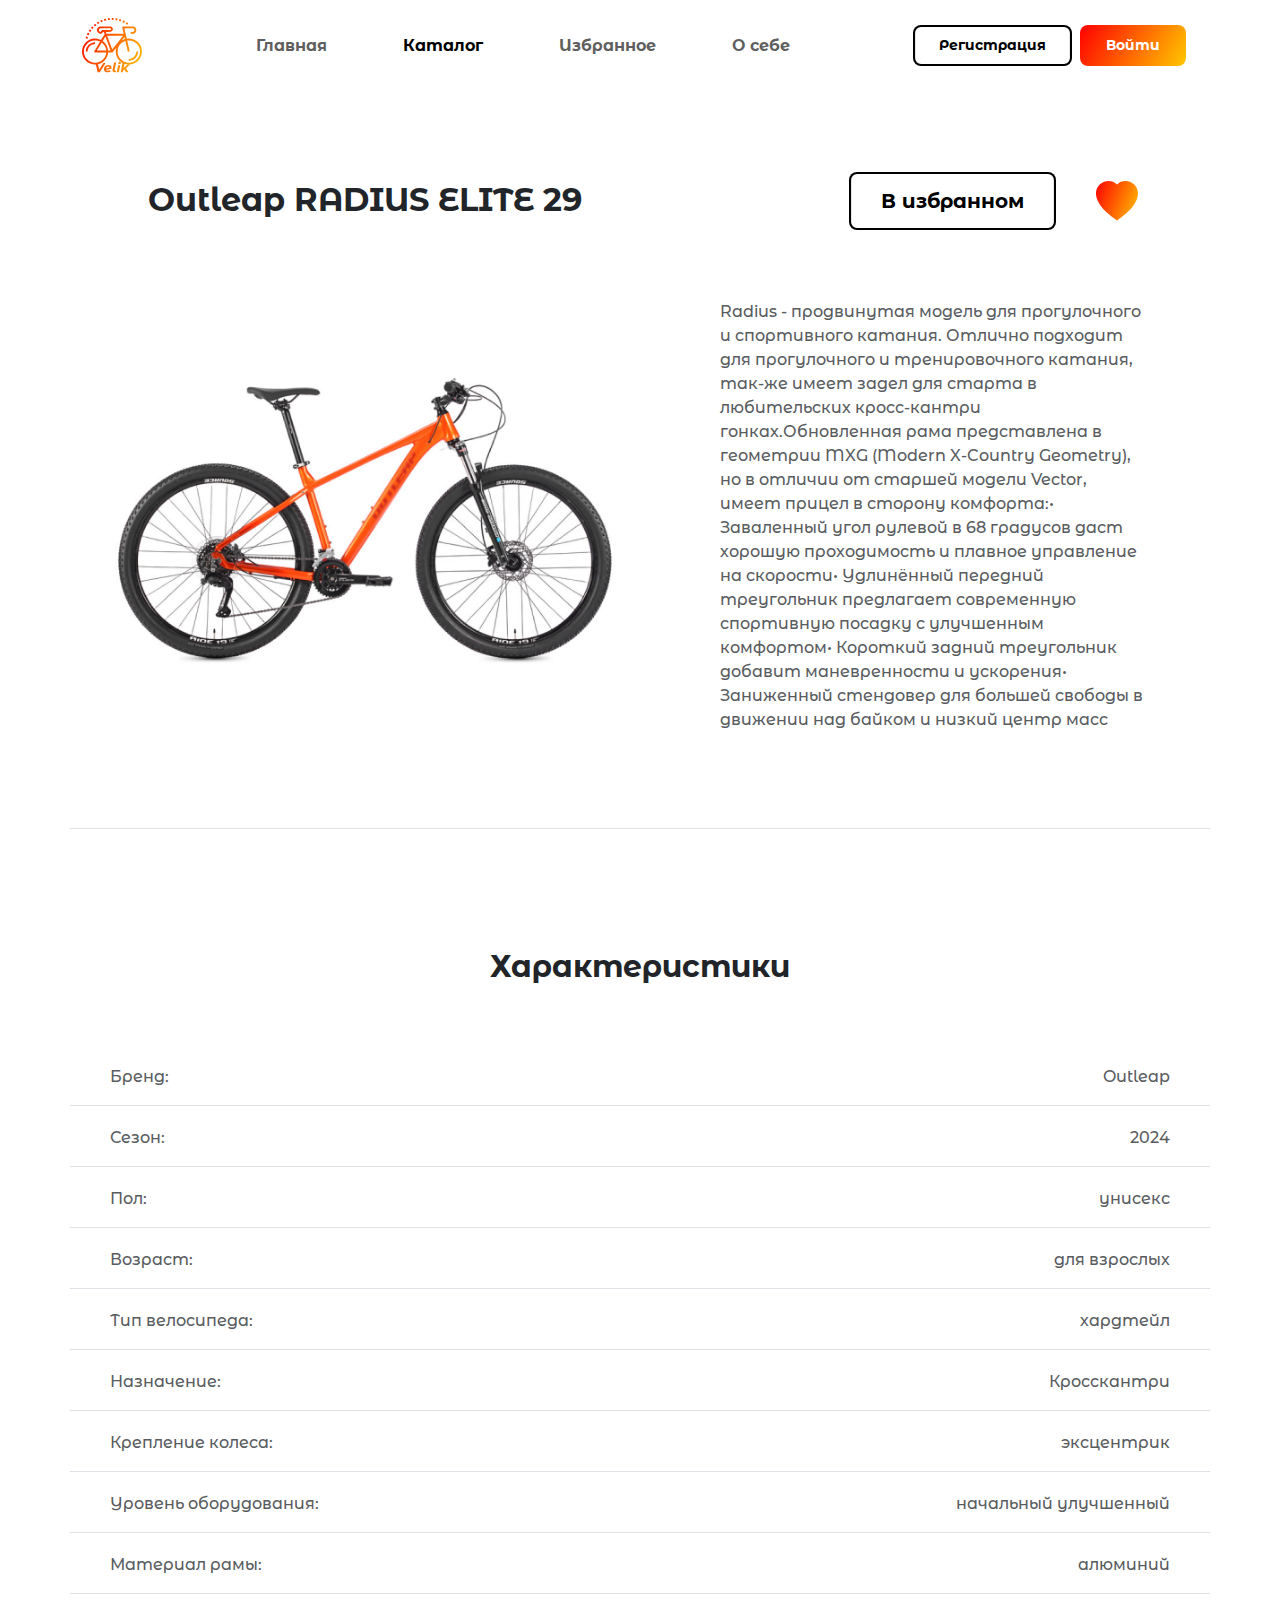
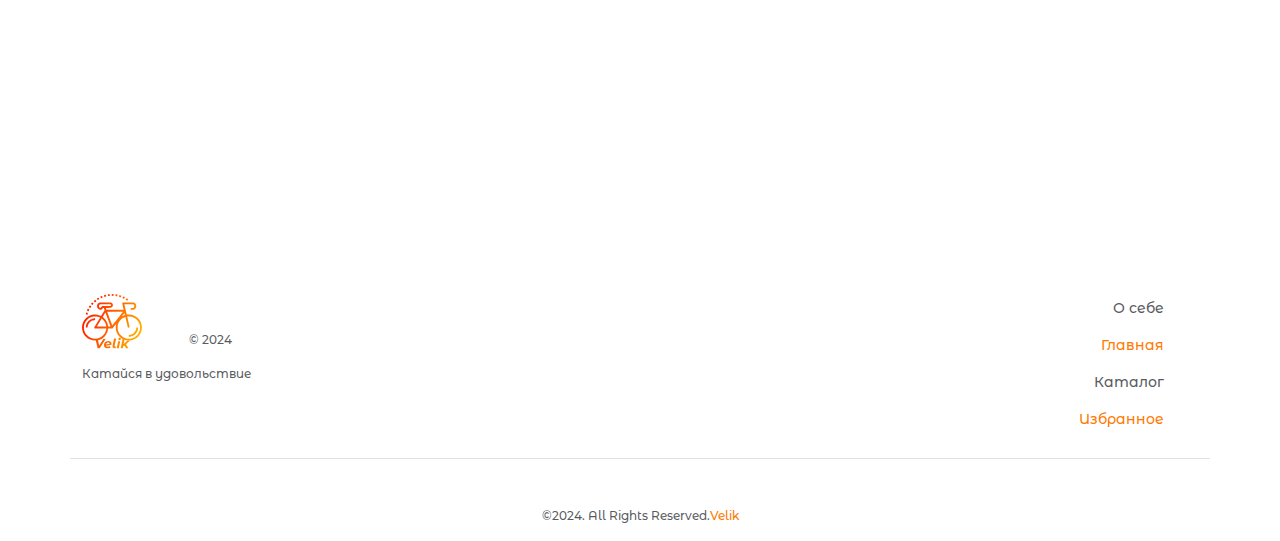
<file: element_not_favorite.html>
<!DOCTYPE html>
<html lang="en ru">
  <head>
    <meta charset="UTF-8" />
    <meta name="viewport" content="width=device-width, initial-scale=1.0" />
    <title>Каталог</title>
    <link
      href="https://cdn.jsdelivr.net/npm/bootstrap@5.3.3/dist/css/bootstrap.min.css"
      rel="stylesheet"
      integrity="sha384-QWTKZyjpPEjISv5WaRU9OFeRpok6YctnYmDr5pNlyT2bRjXh0JMhjY6hW+ALEwIH"
      crossorigin="anonymous"
    />
    <link rel="stylesheet" href="css/styles.css" />
    <script
      src="https://cdn.jsdelivr.net/npm/bootstrap@5.3.3/dist/js/bootstrap.bundle.min.js"
      integrity="sha384-YvpcrYf0tY3lHB60NNkmXc5s9fDVZLESaAA55NDzOxhy9GkcIdslK1eN7N6jIeHz"
      crossorigin="anonymous"
    ></script>
    <link
      rel="apple-touch-icon"
      sizes="180x180"
      href="res/favicon_io/apple-touch-icon.png"
    />
    <link
      rel="icon"
      type="image/png"
      sizes="32x32"
      href="res/favicon_io/favicon-32x32.png"
    />
    <link
      rel="icon"
      type="image/png"
      sizes="16x16"
      href="res/favicon_io/favicon-16x16.png"
    />
    <link rel="manifest" href="res/favicon_io/site.webmanifest" />
  </head>
  <body>
    <!-- форма входа -->
    <div
      class="modal fade"
      id="loginModal"
      tabindex="-1"
      aria-labelledby="loginModalLabel"
      aria-hidden="true"
    >
      <div class="modal-dialog">
        <div class="modal-content">
          <div>
            <div class="my-modal-close-btn">
              <button
                type="button"
                class="btn-close"
                data-bs-dismiss="modal"
                aria-label="Close"
              ></button>
            </div>
          </div>
          <div>
            <h1 class="modal-title fs-5 my-modal-title" id="loginModalLabel">
              Вход
            </h1>
          </div>
          <div class="modal-body">
            <form action="#" id="loginForm" name="loginForm">
              <div class="mb-3 input-box">
                <label for="loginFormEmail" class="col-form-label"
                  >Email:</label
                >
                <input
                  class="form-control"
                  type="text"
                  id="loginFormEmail"
                  name="loginFormEmail"
                  data-reg="^[-\w.]+@([A-z0-9][-A-z0-9]+\.)+[A-z]{2,4}$"
                  required
                />
                <p
                  class="col-form-label-red loginFormEmailError"
                  id="loginFormEmailError"
                  name="loginFormEmailError"
                >
                  В формате: name@mail.com
                </p>
              </div>
              <div class="mb-3 input-box">
                <label for="loginFormPassword" class="col-form-label"
                  >Пароль:</label
                >
                <div class="password">
                  <input
                    type="password"
                    class="form-control"
                    id="loginFormPassword"
                    name="loginFormPassword"
                    data-reg="^[^]{8,40}$"
                    required
                  />
                  <a
                    href="#"
                    class="password-control"
                    onclick="return show_hide_password_login(this);"
                  ></a>
                  <p
                    class="col-form-label-red loginFormPasswordError"
                    id="loginFormPasswordError"
                    name="loginFormPasswordError"
                  >
                    От 8 символов
                  </p>
                </div>
              </div>
              <div class="modal-footer-btn">
                <button
                  type="button"
                  class="btn btn-primary"
                  id="loginFormButton"
                  name="loginFormButton"
                >
                  Войти
                </button>
              </div>
            </form>
          </div>
        </div>
      </div>
    </div>
    <!-- форма регистрации -->
    <div
      class="modal fade"
      id="regModal"
      tabindex="-1"
      aria-labelledby="regModalLabel"
      aria-hidden="true"
    >
      <div class="modal-dialog">
        <div class="modal-content">
          <div>
            <div class="my-modal-close-btn">
              <button
                type="button"
                class="btn-close"
                data-bs-dismiss="modal"
                aria-label="Close"
              ></button>
            </div>
          </div>
          <div>
            <h1 class="modal-title fs-5 my-modal-title" id="regModalLabel">
              Регистрация
            </h1>
          </div>
          <div class="modal-body">
            <form action="#" id="regForm" name="regForm">
              <div class="mb-3 input-box">
                <label for="regFormName" class="col-form-label">Имя:</label>
                <input
                  class="form-control"
                  type="text"
                  id="regFormName"
                  name="regFormName"
                  data-reg="^[^]{1,30}$"
                  required
                />
                <p
                  class="col-form-label-red regFormNameError"
                  id="regFormNameError"
                  name="regFormNameError"
                >
                  Не более 30 символов
                </p>
              </div>
              <div class="mb-3 input-box">
                <label for="regFormEmail" class="col-form-label">Email:</label>
                <input
                  class="form-control"
                  type="text"
                  id="regFormEmail"
                  name="regFormEmail"
                  data-reg="^[-\w.]+@([A-z0-9][-A-z0-9]+\.)+[A-z]{2,4}$"
                  required
                />
                <p
                  class="col-form-label-red regFormEmailError"
                  id="regFormEmailError"
                  name="regFormEmailError"
                >
                  В формате: name@mail.com
                </p>
              </div>
              <div class="mb-3 input-box">
                <label for="regFormPassword" class="col-form-label"
                  >Пароль:</label
                >
                <div class="password">
                  <input
                    type="password"
                    class="form-control"
                    id="regFormPassword"
                    name="regFormPassword"
                    data-reg="^[^]{8,40}$"
                    required
                  />
                  <a
                    href="#"
                    class="password-control"
                    onclick="return show_hide_password_reg(this);"
                  ></a>
                  <p
                    class="col-form-label-red regFormPasswordError"
                    id="regFormPasswordError"
                    name="regFormPasswordError"
                  >
                    От 8 символов
                  </p>
                </div>
              </div>
              <div class="modal-footer-btn">
                <button
                  type="button"
                  class="btn btn-primary"
                  id="regFormButton"
                  name="regFormButton"
                >
                  Зарегистрироваться
                </button>
              </div>
            </form>
          </div>
        </div>
      </div>
    </div>
    <!-- навигация -->
    <nav class="navbar navbar-expand-lg">
      <div class="container">
        <a class="navbar-brand p-0" href="main.html">
          <img src="res/logo.svg" alt="Logo" width="60" />
        </a>
        <button
          class="navbar-toggler"
          type="button"
          data-bs-toggle="collapse"
          data-bs-target="#navbarNav"
          aria-controls="navbarNav"
          aria-expanded="false"
          aria-label="Toggle navigation"
        >
          <span class="navbar-toggler-icon"></span>
        </button>
        <div class="collapse navbar-collapse" id="navbarNav">
          <ul
            class="navbar-nav text-center d-flex align-items-center container-fluid"
          >
            <li class="nav-item">
              <!-- ссылка на главную -->
              <a class="nav-link" aria-current="page" href="main.html"
                >Главная</a
              >
            </li>
            <li class="nav-item">
              <!-- ссылка на каталог -->
              <a class="nav-link active" href="catalog.html">Каталог</a>
            </li>
            <li class="nav-item">
              <!-- ссылка на избранное -->
              <a class="nav-link" href="favorites.html">Избранное</a>
            </li>
            <li class="nav-item">
              <!-- ссылка на о себе -->
              <a class="nav-link" href="information.html">О себе</a>
            </li>
            <li class="my-btn-box-1-lg">
              <!-- кнопки регистрации и входа БОЛЬШОЙ ЭКРАН -->
              <button
                class="btn btn-outline-primary me-2"
                data-bs-toggle="modal"
                data-bs-target="#regModal"
                type="button"
              >
                Регистрация
              </button>
            </li>
            <li class="my-btn-box-2-lg">
              <!-- кнопки регистрации и входа БОЛЬШОЙ ЭКРАН -->
              <button
                class="btn btn-primary"
                data-bs-toggle="modal"
                data-bs-target="#loginModal"
                type="button"
              >
                Войти
              </button>
            </li>
            <li class="my-btn-box-1-sm">
              <!-- кнопки регистрации и входа МАЛЕНЬКИЙ ЭКРАН -->
              <button
                class="btn btn-outline-primary me-2"
                data-bs-toggle="modal"
                data-bs-target="#regModal"
                type="button"
              >
                Регистрация
              </button>
            </li>
            <li class="my-btn-box-2-sm">
              <!-- кнопки регистрации и входа МАЛЕНЬКИЙ ЭКРАН -->
              <button
                class="btn btn-primary"
                data-bs-toggle="modal"
                data-bs-target="#loginModal"
                type="button"
              >
                Войти
              </button>
            </li>
          </ul>
        </div>
      </div>
    </nav>

    <div class="container">
      <div
        class="row row-cols-1 row-cols-md-1 row-cols-lg-2 my-element-container border-bottom"
      >
        <div class="my-element-name">
          <h1>Outleap RADIUS ELITE 29</h1>
        </div>
        <div class="d-flex align-items-center">
          <div class="my-element-btn-container d-flex align-items-center">
            <div>
              <button
                class="btn btn-primary my-element-btn-outline-primary"
                type="button"
              >
                В избранном
              </button>
            </div>
            <a href="#"><img src="res/grad_heart_large.svg" alt="" /></a>
          </div>
        </div>
        <img
          src="res/outleap_radius.png"
          class="d-block w-200 my-element-img"
          alt="Outleap RADIUS ELITE 29"
        />
        <div class="my-element-info">
          <p>
            Radius - продвинутая модель для прогулочного и спортивного катания.
            Отлично подходит для прогулочного и тренировочного катания, так-же
            имеет задел для старта в любительских кросс-кантри
            гонках.Обновленная рама представлена в геометрии MXG (Modern
            X-Country Geometry), но в отличии от старшей модели Vector, имеет
            прицел в сторону комфорта:• Заваленный угол рулевой в 68 градусов
            даст хорошую проходимость и плавное управление на скорости•
            Удлинённый передний треугольник предлагает современную спортивную
            посадку с улучшенным комфортом• Короткий задний треугольник добавит
            маневренности и ускорения• Заниженный стендовер для большей свободы
            в движении над байком и низкий центр масс
          </p>
        </div>
      </div>
    </div>

    <div class="container">
      <div class="my-element-detail">
        <h1>Характеристики</h1>
      </div>
      <div
        class="row row-cols-2 row-cols-md-2 row-cols-lg-2 my-element-detail-container"
      >
        <div class="my-element-detail-column text-start border-bottom">
          <p>Бренд:</p>
        </div>
        <div class="my-element-detail-column text-end border-bottom">
          <p>Outleap</p>
        </div>
        <div class="my-element-detail-column text-start border-bottom">
          <p>Сезон:</p>
        </div>
        <div class="my-element-detail-column text-end border-bottom">
          <p>2024</p>
        </div>
        <div class="my-element-detail-column text-start border-bottom">
          <p>Пол:</p>
        </div>
        <div class="my-element-detail-column text-end border-bottom">
          <p>унисекс</p>
        </div>
        <div class="my-element-detail-column text-start border-bottom">
          <p>Возраст:</p>
        </div>
        <div class="my-element-detail-column text-end border-bottom">
          <p>для взрослых</p>
        </div>
        <div class="my-element-detail-column text-start border-bottom">
          <p>Тип велосипеда:</p>
        </div>
        <div class="my-element-detail-column text-end border-bottom">
          <p>хардтейл</p>
        </div>
        <div class="my-element-detail-column text-start border-bottom">
          <p>Назначение:</p>
        </div>
        <div class="my-element-detail-column text-end border-bottom">
          <p>Кросскантри</p>
        </div>
        <div class="my-element-detail-column text-start border-bottom">
          <p>Крепление колеса:</p>
        </div>
        <div class="my-element-detail-column text-end border-bottom">
          <p>эксцентрик</p>
        </div>
        <div class="my-element-detail-column text-start border-bottom">
          <p>Уровень оборудования:</p>
        </div>
        <div class="my-element-detail-column text-end border-bottom">
          <p>начальный улучшенный</p>
        </div>
        <div class="my-element-detail-column text-start border-bottom">
          <p>Материал рамы:</p>
        </div>
        <div class="my-element-detail-column text-end border-bottom">
          <p>алюминий</p>
        </div>
      </div>
    </div>

    <!-- футер -->
    <div class="container footer-margin-top">
      <footer
        class="row row-cols-2 row-cols-sm-2 row-cols-md-2 row-cols-lg-2 my-5 border-bottom"
      >
        <div class="col mb-3">
          <div class="d-flex align-items-end">
            <a
              href="main.html"
              class="mb-3 link-body-emphasis text-decoration-none"
            >
              <img src="res/logo.svg" alt="Logo" width="60" />
            </a>
            <p
              class="text-body-secondary footer-text-12 mb-3 col-md-3 text-center"
            >
              © 2024
            </p>
          </div>
          <p class="text-body-secondary footer-text-12">
            Катайся в удовольствие
          </p>
        </div>
        <div class="col mb-3 text-end my-footer-box">
          <!-- доп навигация в футере (+ о себе) -->
          <ul class="nav flex-column">
            <li class="nav-item mb-2">
              <a
                href="information.html"
                class="nav-link p-1 footer-text-14 color-text-grey"
                >О себе</a
              >
            </li>
            <li class="nav-item mb-2">
              <a
                href="main.html"
                class="nav-link p-1 footer-text-14 color-text-red"
                >Главная</a
              >
            </li>
            <li class="nav-item mb-2">
              <a
                href="catalog.html"
                class="nav-link p-1 footer-text-14 color-text-grey"
                >Каталог</a
              >
            </li>
            <li class="nav-item mb-2">
              <a
                href="favorites.html"
                class="nav-link p-1 footer-text-14 color-text-red"
                >Избранное</a
              >
            </li>
          </ul>
        </div>
      </footer>
      <div class="text-center">
        <p class="text-body-secondary footer-text-12">
          ©2024. All Rights Reserved.<span class="color-text-red">Velik</span>
        </p>
      </div>
    </div>
    <script src="js/functions.js"></script>
    <script src="js/title.js"></script>
    <script src="js/scriptLoginForm.js"></script>
    <script src="js/scriptRegForm.js"></script>
  </body>
</html>
</file>
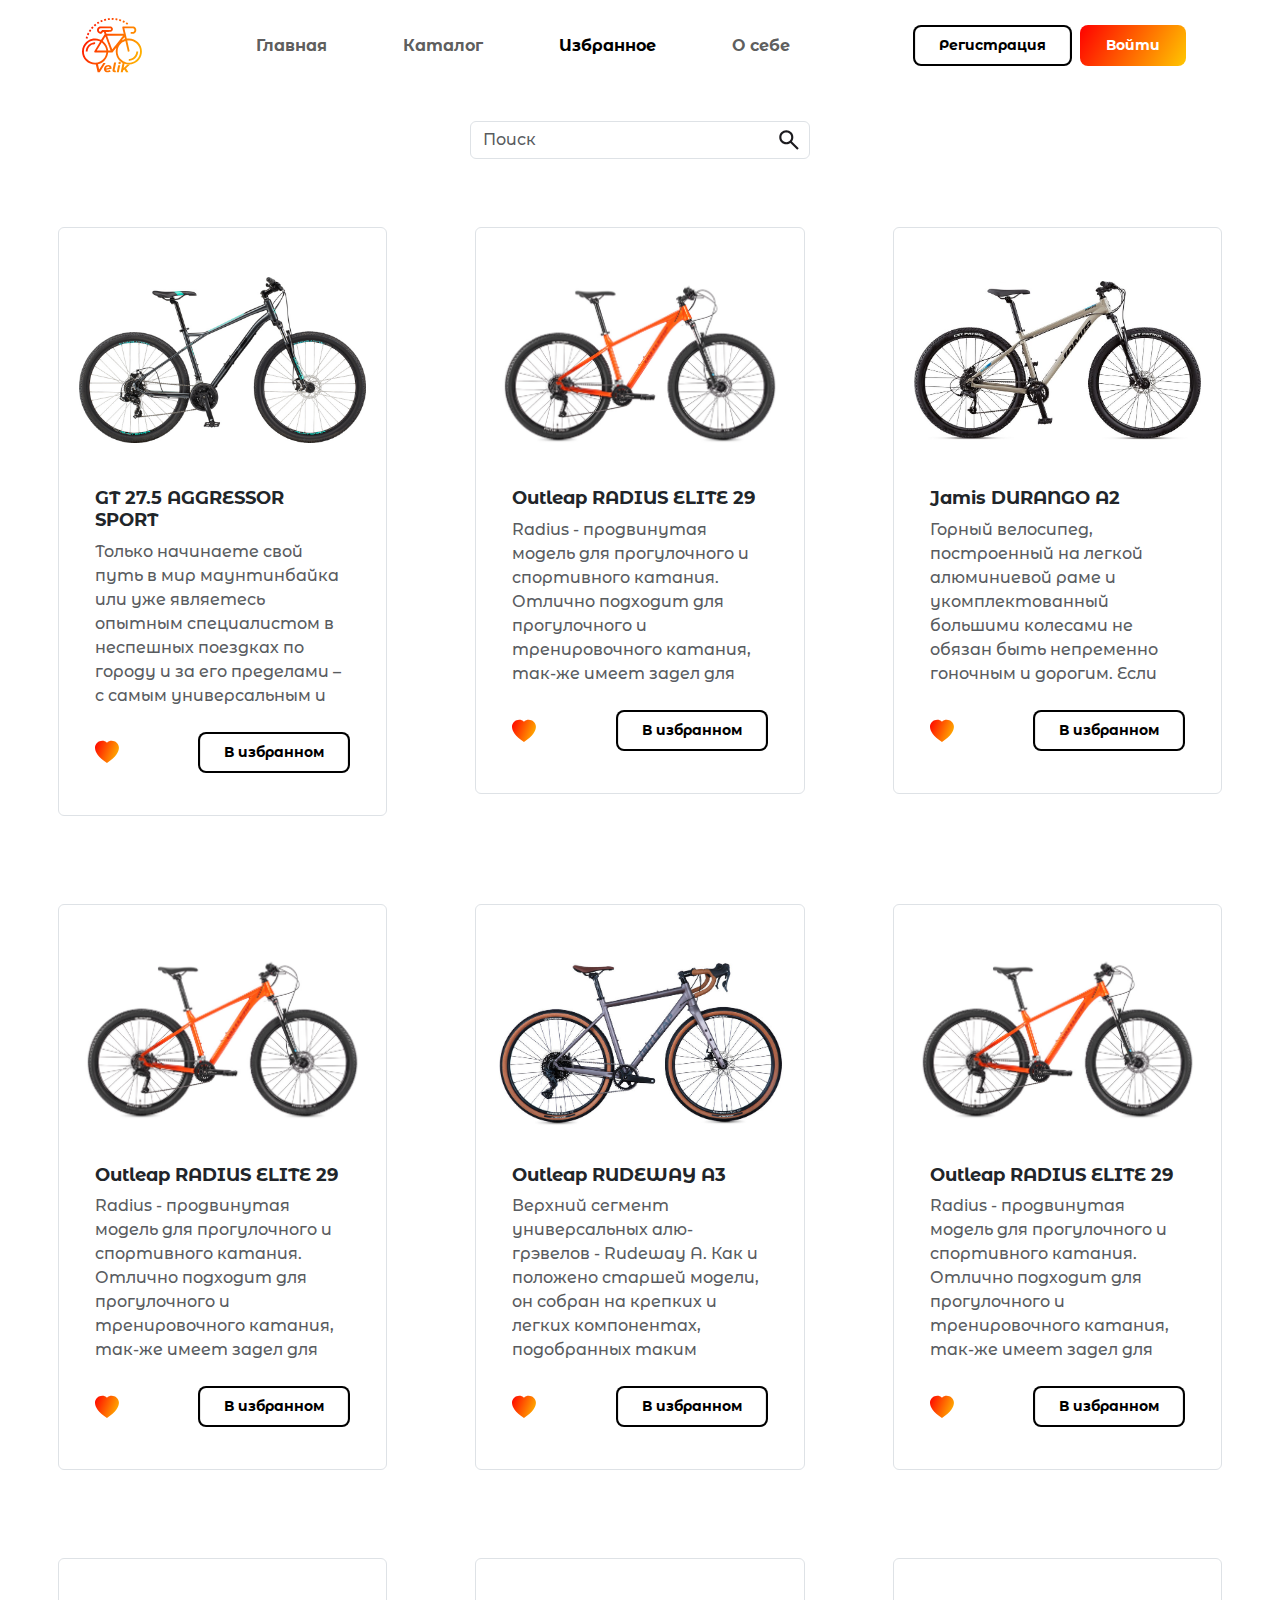
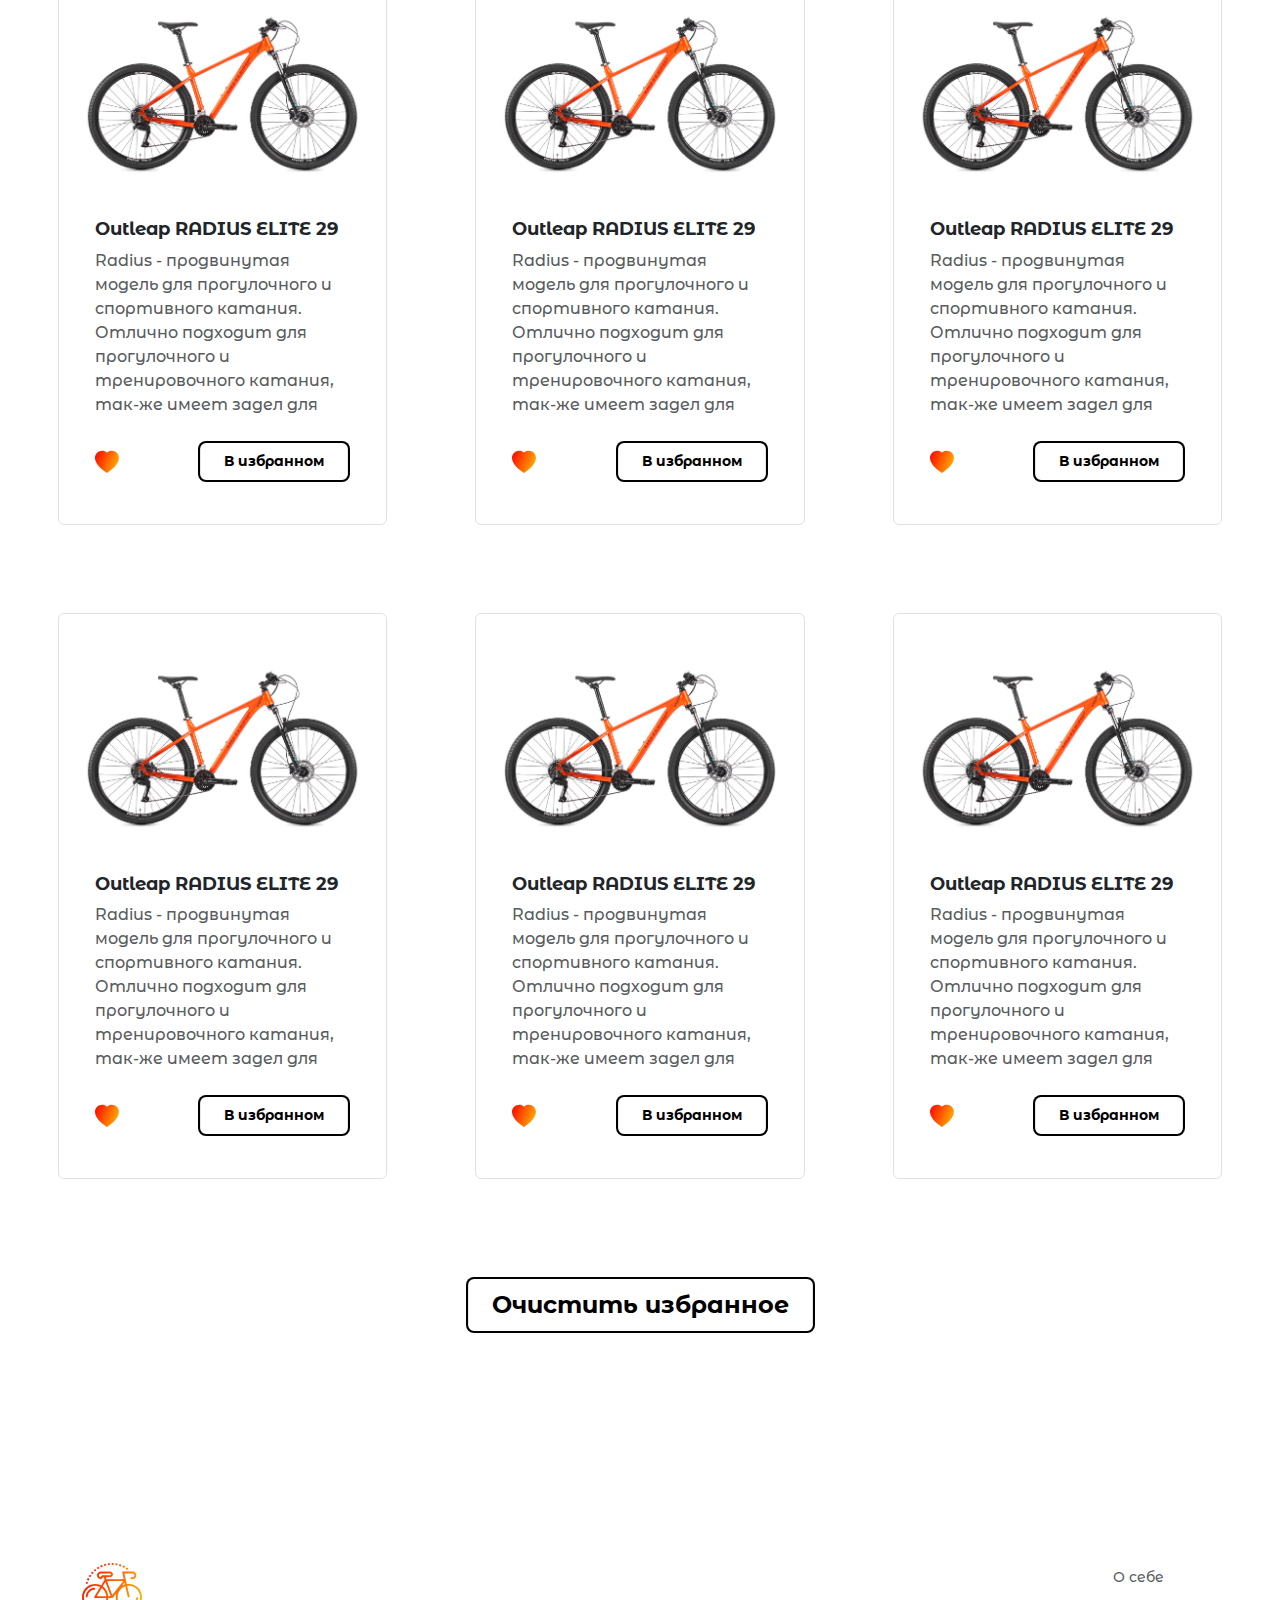
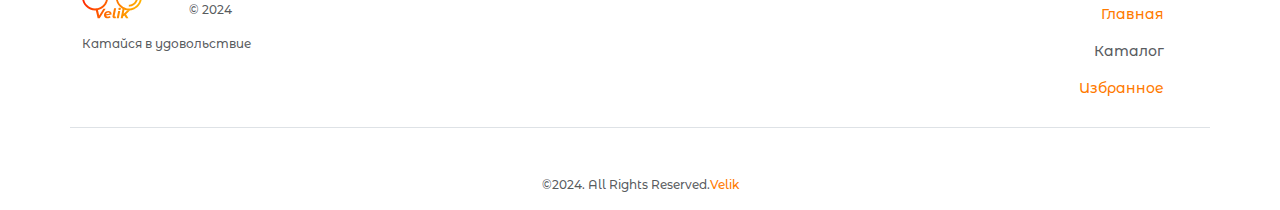
<file: favorites.html>
<!DOCTYPE html>
<html lang="en ru">
  <head>
    <meta charset="UTF-8" />
    <meta name="viewport" content="width=device-width, initial-scale=1.0" />
    <title>Избранное</title>
    <link
      href="https://cdn.jsdelivr.net/npm/bootstrap@5.3.3/dist/css/bootstrap.min.css"
      rel="stylesheet"
      integrity="sha384-QWTKZyjpPEjISv5WaRU9OFeRpok6YctnYmDr5pNlyT2bRjXh0JMhjY6hW+ALEwIH"
      crossorigin="anonymous"
    />
    <link rel="stylesheet" href="css/styles.css" />
    <script
      src="https://cdn.jsdelivr.net/npm/bootstrap@5.3.3/dist/js/bootstrap.bundle.min.js"
      integrity="sha384-YvpcrYf0tY3lHB60NNkmXc5s9fDVZLESaAA55NDzOxhy9GkcIdslK1eN7N6jIeHz"
      crossorigin="anonymous"
    ></script>
    <link
      rel="apple-touch-icon"
      sizes="180x180"
      href="res/favicon_io/apple-touch-icon.png"
    />
    <link
      rel="icon"
      type="image/png"
      sizes="32x32"
      href="res/favicon_io/favicon-32x32.png"
    />
    <link
      rel="icon"
      type="image/png"
      sizes="16x16"
      href="res/favicon_io/favicon-16x16.png"
    />
    <link rel="manifest" href="res/favicon_io/site.webmanifest" />
  </head>
  <body>
    <!-- форма входа -->
    <div
      class="modal fade"
      id="loginModal"
      tabindex="-1"
      aria-labelledby="loginModalLabel"
      aria-hidden="true"
    >
      <div class="modal-dialog">
        <div class="modal-content">
          <div>
            <div class="my-modal-close-btn">
              <button
                type="button"
                class="btn-close"
                data-bs-dismiss="modal"
                aria-label="Close"
              ></button>
            </div>
          </div>
          <div>
            <h1 class="modal-title fs-5 my-modal-title" id="loginModalLabel">
              Вход
            </h1>
          </div>
          <div class="modal-body">
            <form action="#" id="loginForm" name="loginForm">
              <div class="mb-3 input-box">
                <label for="loginFormEmail" class="col-form-label"
                  >Email:</label
                >
                <input
                  class="form-control"
                  type="text"
                  id="loginFormEmail"
                  name="loginFormEmail"
                  data-reg="^[-\w.]+@([A-z0-9][-A-z0-9]+\.)+[A-z]{2,4}$"
                  required
                />
                <p
                  class="col-form-label-red loginFormEmailError"
                  id="loginFormEmailError"
                  name="loginFormEmailError"
                >
                  В формате: name@mail.com
                </p>
              </div>
              <div class="mb-3 input-box">
                <label for="loginFormPassword" class="col-form-label"
                  >Пароль:</label
                >
                <div class="password">
                  <input
                    type="password"
                    class="form-control"
                    id="loginFormPassword"
                    name="loginFormPassword"
                    data-reg="^[^]{8,40}$"
                    required
                  />
                  <a
                    href="#"
                    class="password-control"
                    onclick="return show_hide_password_login(this);"
                  ></a>
                  <p
                    class="col-form-label-red loginFormPasswordError"
                    id="loginFormPasswordError"
                    name="loginFormPasswordError"
                  >
                    От 8 символов
                  </p>
                </div>
              </div>
              <div class="modal-footer-btn">
                <button
                  type="button"
                  class="btn btn-primary"
                  id="loginFormButton"
                  name="loginFormButton"
                >
                  Войти
                </button>
              </div>
            </form>
          </div>
        </div>
      </div>
    </div>
    <!-- форма регистрации -->
    <div
      class="modal fade"
      id="regModal"
      tabindex="-1"
      aria-labelledby="regModalLabel"
      aria-hidden="true"
    >
      <div class="modal-dialog">
        <div class="modal-content">
          <div>
            <div class="my-modal-close-btn">
              <button
                type="button"
                class="btn-close"
                data-bs-dismiss="modal"
                aria-label="Close"
              ></button>
            </div>
          </div>
          <div>
            <h1 class="modal-title fs-5 my-modal-title" id="regModalLabel">
              Регистрация
            </h1>
          </div>
          <div class="modal-body">
            <form action="#" id="regForm" name="regForm">
              <div class="mb-3 input-box">
                <label for="regFormName" class="col-form-label">Имя:</label>
                <input
                  class="form-control"
                  type="text"
                  id="regFormName"
                  name="regFormName"
                  data-reg="^[^]{1,30}$"
                  required
                />
                <p
                  class="col-form-label-red regFormNameError"
                  id="regFormNameError"
                  name="regFormNameError"
                >
                  Не более 30 символов
                </p>
              </div>
              <div class="mb-3 input-box">
                <label for="regFormEmail" class="col-form-label">Email:</label>
                <input
                  class="form-control"
                  type="text"
                  id="regFormEmail"
                  name="regFormEmail"
                  data-reg="^[-\w.]+@([A-z0-9][-A-z0-9]+\.)+[A-z]{2,4}$"
                  required
                />
                <p
                  class="col-form-label-red regFormEmailError"
                  id="regFormEmailError"
                  name="regFormEmailError"
                >
                  В формате: name@mail.com
                </p>
              </div>
              <div class="mb-3 input-box">
                <label for="regFormPassword" class="col-form-label"
                  >Пароль:</label
                >
                <div class="password">
                  <input
                    type="password"
                    class="form-control"
                    id="regFormPassword"
                    name="regFormPassword"
                    data-reg="^[^]{8,40}$"
                    required
                  />
                  <a
                    href="#"
                    class="password-control"
                    onclick="return show_hide_password_reg(this);"
                  ></a>
                  <p
                    class="col-form-label-red regFormPasswordError"
                    id="regFormPasswordError"
                    name="regFormPasswordError"
                  >
                    От 8 символов
                  </p>
                </div>
              </div>
              <div class="modal-footer-btn">
                <button
                  type="button"
                  class="btn btn-primary"
                  id="regFormButton"
                  name="regFormButton"
                >
                  Зарегистрироваться
                </button>
              </div>
            </form>
          </div>
        </div>
      </div>
    </div>

    <!-- форма стереть избранное -->
    <div
      class="modal fade"
      id="clearModal"
      tabindex="-1"
      aria-labelledby="clearModalLabel"
      aria-hidden="true"
    >
      <div class="modal-dialog">
        <div class="modal-content">
          <div>
            <div class="my-modal-close-btn">
              <button
                type="button"
                class="btn-close"
                data-bs-dismiss="modal"
                aria-label="Close"
              ></button>
            </div>
          </div>
          <div>
            <h1 class="modal-title fs-5 my-modal-title" id="clearModalLabel">
              Очистить избранное?
            </h1>
          </div>
          <div class="modal-footer my-modal-footer-clear">
            <!-- временное решение для демонстрации -->
            <!-- нужно будет сделать метод на js и убрать ссылку -->
            <button
              type="button"
              class="btn btn-outline-primary me-2"
              onclick="window.location.href = 'favorites.html'"
            >
              Стереть
            </button>
            <button
              type="button"
              class="btn btn-primary"
              data-bs-dismiss="modal"
              aria-label="Close"
            >
              Отмена
            </button>
          </div>
        </div>
      </div>
    </div>

    <!-- навигация -->
    <nav class="navbar navbar-expand-lg">
      <div class="container">
        <a class="navbar-brand p-0" href="main.html">
          <img src="res/logo.svg" alt="Logo" width="60" />
        </a>
        <button
          class="navbar-toggler"
          type="button"
          data-bs-toggle="collapse"
          data-bs-target="#navbarNav"
          aria-controls="navbarNav"
          aria-expanded="false"
          aria-label="Toggle navigation"
        >
          <span class="navbar-toggler-icon"></span>
        </button>
        <div class="collapse navbar-collapse" id="navbarNav">
          <ul
            class="navbar-nav text-center d-flex align-items-center container-fluid"
          >
            <li class="nav-item">
              <!-- ссылка на главную -->
              <a class="nav-link" aria-current="page" href="main.html"
                >Главная</a
              >
            </li>
            <li class="nav-item">
              <!-- ссылка на каталог -->
              <a class="nav-link" href="catalog.html">Каталог</a>
            </li>
            <li class="nav-item">
              <!-- ссылка на избранное -->
              <a class="nav-link active" href="favorites.html">Избранное</a>
            </li>
            <li class="nav-item">
              <!-- ссылка на о себе -->
              <a class="nav-link" href="information.html">О себе</a>
            </li>
            <li class="my-btn-box-1-lg">
              <!-- кнопки регистрации и входа БОЛЬШОЙ ЭКРАН -->
              <button
                class="btn btn-outline-primary me-2"
                data-bs-toggle="modal"
                data-bs-target="#regModal"
                type="button"
              >
                Регистрация
              </button>
            </li>
            <li class="my-btn-box-2-lg">
              <!-- кнопки регистрации и входа БОЛЬШОЙ ЭКРАН -->
              <button
                class="btn btn-primary"
                data-bs-toggle="modal"
                data-bs-target="#loginModal"
                type="button"
              >
                Войти
              </button>
            </li>
            <li class="my-btn-box-1-sm">
              <!-- кнопки регистрации и входа МАЛЕНЬКИЙ ЭКРАН -->
              <button
                class="btn btn-outline-primary me-2"
                data-bs-toggle="modal"
                data-bs-target="#regModal"
                type="button"
              >
                Регистрация
              </button>
            </li>
            <li class="my-btn-box-2-sm">
              <!-- кнопки регистрации и входа МАЛЕНЬКИЙ ЭКРАН -->
              <button
                class="btn btn-primary"
                data-bs-toggle="modal"
                data-bs-target="#loginModal"
                type="button"
              >
                Войти
              </button>
            </li>
          </ul>
        </div>
      </div>
    </nav>

    <!-- фильтр -->
    <div class="container">
      <div class="my-catalog-filter">
        <form id="searchForm" name="searchForm">
          <div class="mb-3 input-box my-search-box">
            <input
              class="form-control"
              placeholder="Поиск"
              type="text"
              id="searchFormValue"
              name="searchFormValue"
            />
            <img src="res/search.svg" class="my-search-icon" />
          </div>
        </form>
      </div>
    </div>

    <!-- карточки -->
    <div class="container my-5">
      <div
        class="row row-cols-1 row-cols-md-2 row-cols-lg-3 g-5 my-card-container"
      >
        <div class="col my-card-col">
          <div
            class="card border"
            onclick="window.location.href = 'element_not_favorite.html'"
          >
            <img src="res/gt_aggressor.jpg" class="card-img-top" />
            <div class="card-body">
              <h5 class="card-title">GT 27.5 AGGRESSOR SPORT</h5>
              <p class="card-text">
                Только начинаете свой путь в мир маунтинбайка или уже являетесь
                опытным специалистом в неспешных поездках по городу и за его
                пределами – с самым универсальным и самым доступным в серии
                AGGRESSOR SPORT каждый ваш выезд будет сопровождаться комфортом
                и удовольствием. Как и более дорогие трейл-хартейлы, этот байк
                оборудован качественными компонентами комплектации и представлен
                в двух вариантах.
              </p>
              <div class="d-flex align-items-center">
                <a href="#" class="btn-favorites"
                  ><img src="res/grad_heart.svg" alt=""
                /></a>
                <div class="my-card-btn btn-favorites">
                  <button class="btn btn-outline-primary" type="button">
                    В избранном
                  </button>
                </div>
              </div>
            </div>
          </div>
        </div>
        <div class="col my-card-col">
          <div
            class="card border"
            onclick="window.location.href = 'element_not_favorite.html'"
          >
            <img src="res/outleap_radius.png" class="card-img-top" />
            <div class="card-body">
              <h5 class="card-title">Outleap RADIUS ELITE 29</h5>
              <p class="card-text">
                Radius - продвинутая модель для прогулочного и спортивного
                катания. Отлично подходит для прогулочного и тренировочного
                катания, так-же имеет задел для старта в любительских
                кросс-кантри гонках.
              </p>
              <div class="d-flex align-items-center">
                <a href="#" class="btn-favorites"
                  ><img src="res/grad_heart.svg" alt=""
                /></a>
                <div class="my-card-btn btn-favorites">
                  <button class="btn btn-outline-primary" type="button">
                    В избранном
                  </button>
                </div>
              </div>
            </div>
          </div>
        </div>
        <div class="col my-card-col">
          <div
            class="card border"
            onclick="window.location.href = 'element_not_favorite.html'"
          >
            <img src="res/jamis_durango.jpg" class="card-img-top" />
            <div class="card-body">
              <h5 class="card-title">Jamis DURANGO A2</h5>
              <p class="card-text">
                Горный велосипед, построенный на легкой алюминиевой раме и
                укомплектованный большими колесами не обязан быть непременно
                гоночным и дорогим. Если более расслабленная, чем спортивная,
                посадка не делает вас намного медленнее, если вы считаете, что
                дорогие гоночные компоненты не стоят больших вложений, а лучший
                приз, ожидающий вас в конце поездки – заряд бодрости и
                удовольствия, Durango А2 полностью оправдает ваши ожидания и
                приятно обрадует не только своей надежностью и ценой, но и
                уверенной управляемостью.
              </p>
              <div class="d-flex align-items-center">
                <a href="#" class="btn-favorites"
                  ><img src="res/grad_heart.svg" alt=""
                /></a>
                <div class="my-card-btn btn-favorites">
                  <button class="btn btn-outline-primary" type="button">
                    В избранном
                  </button>
                </div>
              </div>
            </div>
          </div>
        </div>
        <div class="col my-card-col">
          <div
            class="card border"
            onclick="window.location.href = 'element_not_favorite.html'"
          >
            <img src="res/outleap_radius.png" class="card-img-top" />
            <div class="card-body">
              <h5 class="card-title">Outleap RADIUS ELITE 29</h5>
              <p class="card-text">
                Radius - продвинутая модель для прогулочного и спортивного
                катания. Отлично подходит для прогулочного и тренировочного
                катания, так-же имеет задел для старта в любительских
                кросс-кантри гонках.
              </p>
              <div class="d-flex align-items-center">
                <a href="#" class="btn-favorites"
                  ><img src="res/grad_heart.svg" alt=""
                /></a>
                <div class="my-card-btn btn-favorites">
                  <button class="btn btn-outline-primary" type="button">
                    В избранном
                  </button>
                </div>
              </div>
            </div>
          </div>
        </div>
        <div class="col my-card-col">
          <div
            class="card border"
            onclick="window.location.href = 'element_not_favorite.html'"
          >
            <img src="res/outleap_rudeway.jpg" class="card-img-top" />
            <div class="card-body">
              <h5 class="card-title">Outleap RUDEWAY A3</h5>
              <p class="card-text">
                Верхний сегмент универсальных алю-грэвелов - Rudeway A. Как и
                положено старшей модели, он собран на крепких и легких
                компонентах, подобранных таким образом, чтобы обеспечивать
                универсальность и скоростные характеристики. Рама в дизайне AGG
                (Adventure Gravel Geometry) создана для гравийных покатушек и
                скоростных поездок по асфальту. Так-же были обновлены основные
                трубы рамы, добавлены технологии гидроформинга и баттинга, что
                позволило снизить вес рамы. Rudeway A предназначен для скорости
                и универсальности, на таком "снаряде" можно проехать бревет или
                отправиться в многодневное путешествие. Универсальный велосипед,
                только вам решать, каким он будет сегодня: загруженным под
                завязку турингом, агрессивным грэвелом или же коммутером с
                багажником.
              </p>
              <div class="d-flex align-items-center">
                <a href="#" class="btn-favorites"
                  ><img src="res/grad_heart.svg" alt=""
                /></a>
                <div class="my-card-btn btn-favorites">
                  <button class="btn btn-outline-primary" type="button">
                    В избранном
                  </button>
                </div>
              </div>
            </div>
          </div>
        </div>
        <div class="col my-card-col">
          <div
            class="card border"
            onclick="window.location.href = 'element_not_favorite.html'"
          >
            <img src="res/outleap_radius.png" class="card-img-top" />
            <div class="card-body">
              <h5 class="card-title">Outleap RADIUS ELITE 29</h5>
              <p class="card-text">
                Radius - продвинутая модель для прогулочного и спортивного
                катания. Отлично подходит для прогулочного и тренировочного
                катания, так-же имеет задел для старта в любительских
                кросс-кантри гонках.
              </p>
              <div class="d-flex align-items-center">
                <a href="#" class="btn-favorites"
                  ><img src="res/grad_heart.svg" alt=""
                /></a>
                <div class="my-card-btn btn-favorites">
                  <button class="btn btn-outline-primary" type="button">
                    В избранном
                  </button>
                </div>
              </div>
            </div>
          </div>
        </div>
        <div class="col my-card-col">
          <div
            class="card border"
            onclick="window.location.href = 'element_not_favorite.html'"
          >
            <img src="res/outleap_radius.png" class="card-img-top" />
            <div class="card-body">
              <h5 class="card-title">Outleap RADIUS ELITE 29</h5>
              <p class="card-text">
                Radius - продвинутая модель для прогулочного и спортивного
                катания. Отлично подходит для прогулочного и тренировочного
                катания, так-же имеет задел для старта в любительских
                кросс-кантри гонках.
              </p>
              <div class="d-flex align-items-center">
                <a href="#" class="btn-favorites"
                  ><img src="res/grad_heart.svg" alt=""
                /></a>
                <div class="my-card-btn btn-favorites">
                  <button class="btn btn-outline-primary" type="button">
                    В избранном
                  </button>
                </div>
              </div>
            </div>
          </div>
        </div>
        <div class="col my-card-col">
          <div
            class="card border"
            onclick="window.location.href = 'element_not_favorite.html'"
          >
            <img src="res/outleap_radius.png" class="card-img-top" />
            <div class="card-body">
              <h5 class="card-title">Outleap RADIUS ELITE 29</h5>
              <p class="card-text">
                Radius - продвинутая модель для прогулочного и спортивного
                катания. Отлично подходит для прогулочного и тренировочного
                катания, так-же имеет задел для старта в любительских
                кросс-кантри гонках.
              </p>
              <div class="d-flex align-items-center">
                <a href="#" class="btn-favorites"
                  ><img src="res/grad_heart.svg" alt=""
                /></a>
                <div class="my-card-btn btn-favorites">
                  <button class="btn btn-outline-primary" type="button">
                    В избранном
                  </button>
                </div>
              </div>
            </div>
          </div>
        </div>
        <div class="col my-card-col">
          <div
            class="card border"
            onclick="window.location.href = 'element_not_favorite.html'"
          >
            <img src="res/outleap_radius.png" class="card-img-top" />
            <div class="card-body">
              <h5 class="card-title">Outleap RADIUS ELITE 29</h5>
              <p class="card-text">
                Radius - продвинутая модель для прогулочного и спортивного
                катания. Отлично подходит для прогулочного и тренировочного
                катания, так-же имеет задел для старта в любительских
                кросс-кантри гонках.
              </p>
              <div class="d-flex align-items-center">
                <a href="#" class="btn-favorites"
                  ><img src="res/grad_heart.svg" alt=""
                /></a>
                <div class="my-card-btn btn-favorites">
                  <button class="btn btn-outline-primary" type="button">
                    В избранном
                  </button>
                </div>
              </div>
            </div>
          </div>
        </div>
        <div class="col my-card-col">
          <div
            class="card border"
            onclick="window.location.href = 'element_not_favorite.html'"
          >
            <img src="res/outleap_radius.png" class="card-img-top" />
            <div class="card-body">
              <h5 class="card-title">Outleap RADIUS ELITE 29</h5>
              <p class="card-text">
                Radius - продвинутая модель для прогулочного и спортивного
                катания. Отлично подходит для прогулочного и тренировочного
                катания, так-же имеет задел для старта в любительских
                кросс-кантри гонках.
              </p>
              <div class="d-flex align-items-center">
                <a href="#" class="btn-favorites"
                  ><img src="res/grad_heart.svg" alt=""
                /></a>
                <div class="my-card-btn btn-favorites">
                  <button class="btn btn-outline-primary" type="button">
                    В избранном
                  </button>
                </div>
              </div>
            </div>
          </div>
        </div>
        <div class="col my-card-col">
          <div
            class="card border"
            onclick="window.location.href = 'element_not_favorite.html'"
          >
            <img src="res/outleap_radius.png" class="card-img-top" />
            <div class="card-body">
              <h5 class="card-title">Outleap RADIUS ELITE 29</h5>
              <p class="card-text">
                Radius - продвинутая модель для прогулочного и спортивного
                катания. Отлично подходит для прогулочного и тренировочного
                катания, так-же имеет задел для старта в любительских
                кросс-кантри гонках.
              </p>
              <div class="d-flex align-items-center">
                <a href="#" class="btn-favorites"
                  ><img src="res/grad_heart.svg" alt=""
                /></a>
                <div class="my-card-btn btn-favorites">
                  <button class="btn btn-outline-primary" type="button">
                    В избранном
                  </button>
                </div>
              </div>
            </div>
          </div>
        </div>
        <div class="col my-card-col">
          <div
            class="card border"
            onclick="window.location.href = 'element_not_favorite.html'"
          >
            <img src="res/outleap_radius.png" class="card-img-top" />
            <div class="card-body">
              <h5 class="card-title">Outleap RADIUS ELITE 29</h5>
              <p class="card-text">
                Radius - продвинутая модель для прогулочного и спортивного
                катания. Отлично подходит для прогулочного и тренировочного
                катания, так-же имеет задел для старта в любительских
                кросс-кантри гонках.
              </p>
              <div class="d-flex align-items-center">
                <a href="#" class="btn-favorites"
                  ><img src="res/grad_heart.svg" alt=""
                /></a>
                <div class="my-card-btn btn-favorites">
                  <button class="btn btn-outline-primary" type="button">
                    В избранном
                  </button>
                </div>
              </div>
            </div>
          </div>
        </div>
      </div>
    </div>

    <!-- стереть избранное -->
    <div class="text-center">
      <button
        class="btn btn-clear-text"
        data-bs-toggle="modal"
        data-bs-target="#clearModal"
        type="button"
      >
        Очистить избранное
      </button>
    </div>

    <!-- футер -->
    <div class="container footer-margin-top">
      <footer
        class="row row-cols-2 row-cols-sm-2 row-cols-md-2 row-cols-lg-2 my-5 border-bottom"
      >
        <div class="col mb-3">
          <div class="d-flex align-items-end">
            <a
              href="main.html"
              class="mb-3 link-body-emphasis text-decoration-none"
            >
              <img src="res/logo.svg" alt="Logo" width="60" />
            </a>
            <p
              class="text-body-secondary footer-text-12 mb-3 col-md-3 text-center"
            >
              © 2024
            </p>
          </div>
          <p class="text-body-secondary footer-text-12">
            Катайся в удовольствие
          </p>
        </div>
        <div class="col mb-3 text-end my-footer-box">
          <!-- доп навигация в футере (+ о себе) -->
          <ul class="nav flex-column">
            <li class="nav-item mb-2">
              <a
                href="information.html"
                class="nav-link p-1 footer-text-14 color-text-grey"
                >О себе</a
              >
            </li>
            <li class="nav-item mb-2">
              <a
                href="main.html"
                class="nav-link p-1 footer-text-14 color-text-red"
                >Главная</a
              >
            </li>
            <li class="nav-item mb-2">
              <a
                href="catalog.html"
                class="nav-link p-1 footer-text-14 color-text-grey"
                >Каталог</a
              >
            </li>
            <li class="nav-item mb-2">
              <a
                href="favorites.html"
                class="nav-link p-1 footer-text-14 color-text-red"
                >Избранное</a
              >
            </li>
          </ul>
        </div>
      </footer>
      <div class="text-center">
        <p class="text-body-secondary footer-text-12">
          ©2024. All Rights Reserved.<span class="color-text-red">Velik</span>
        </p>
      </div>
    </div>
    <script src="js/functions.js"></script>
    <script src="js/scriptLoginForm.js"></script>
    <script src="js/scriptRegForm.js"></script>
    <script src="js/catalogFilter.js"></script>
  </body>
</html>
</file>
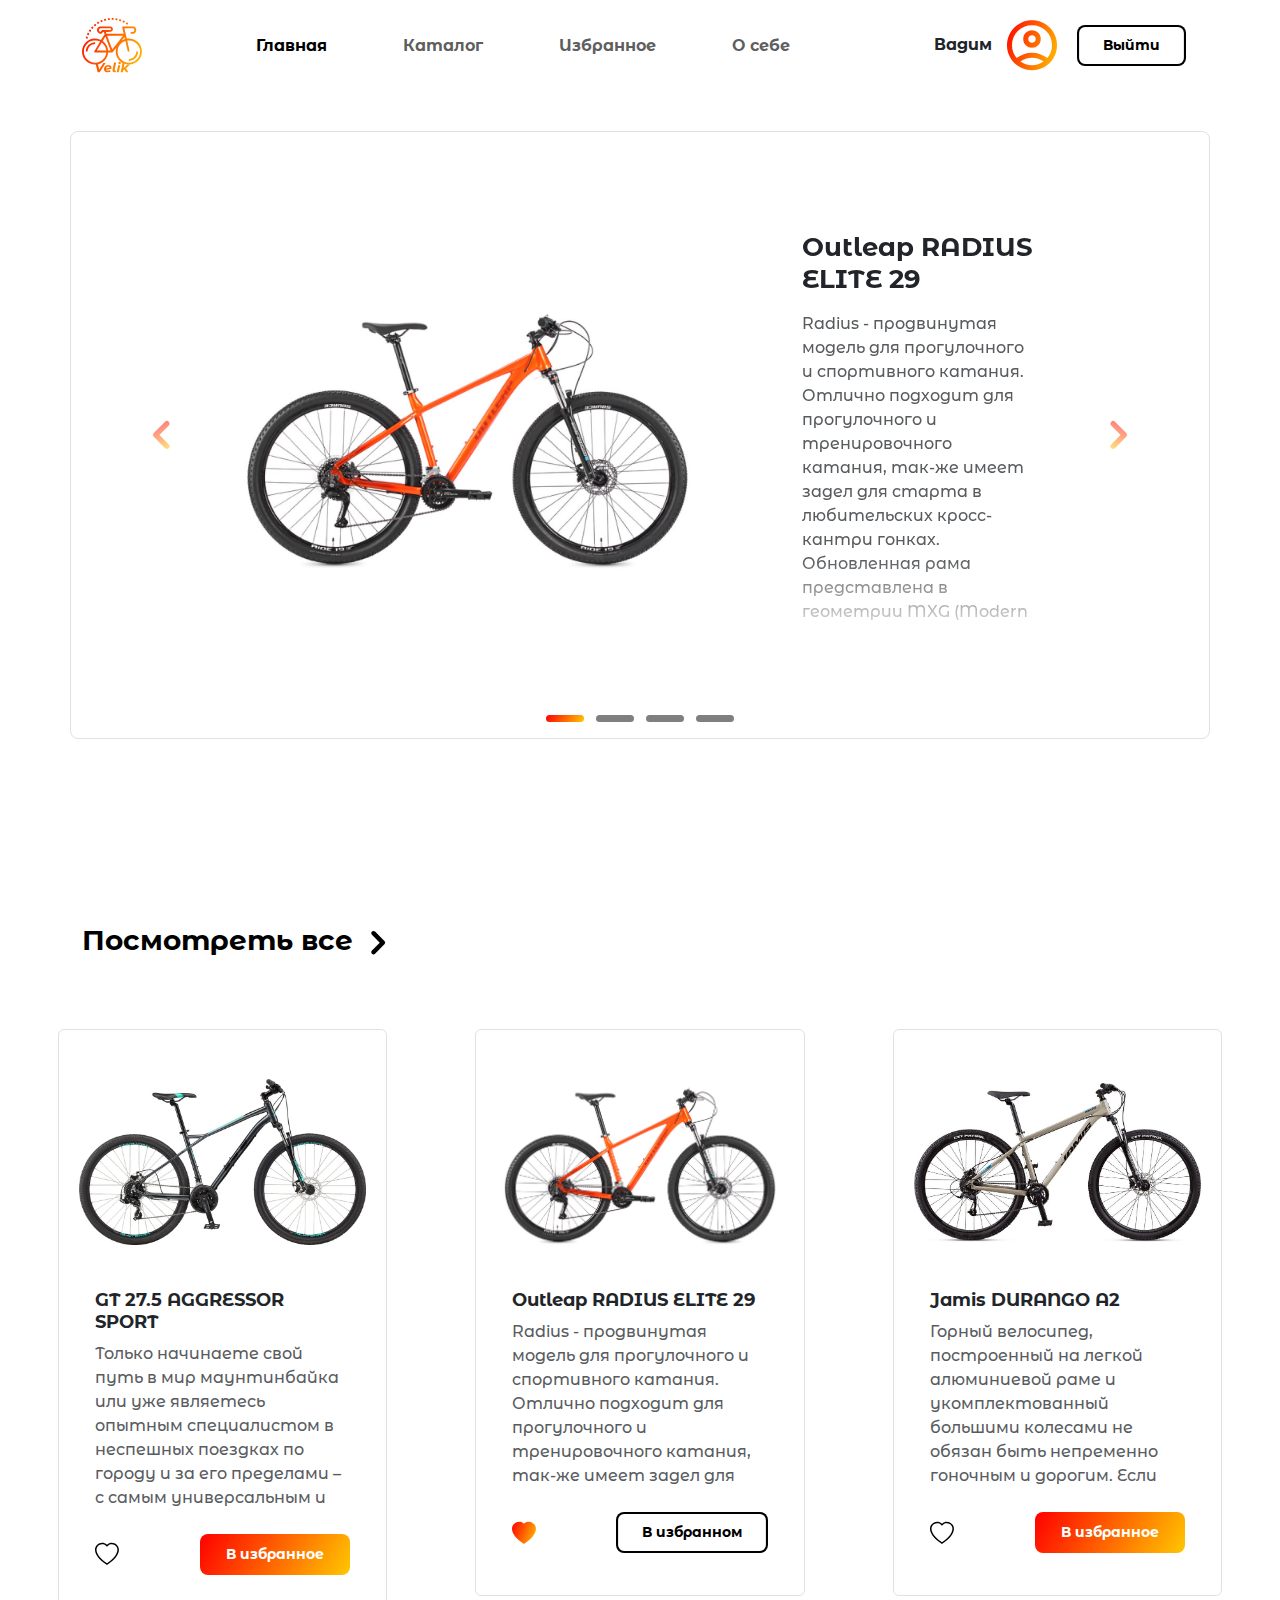
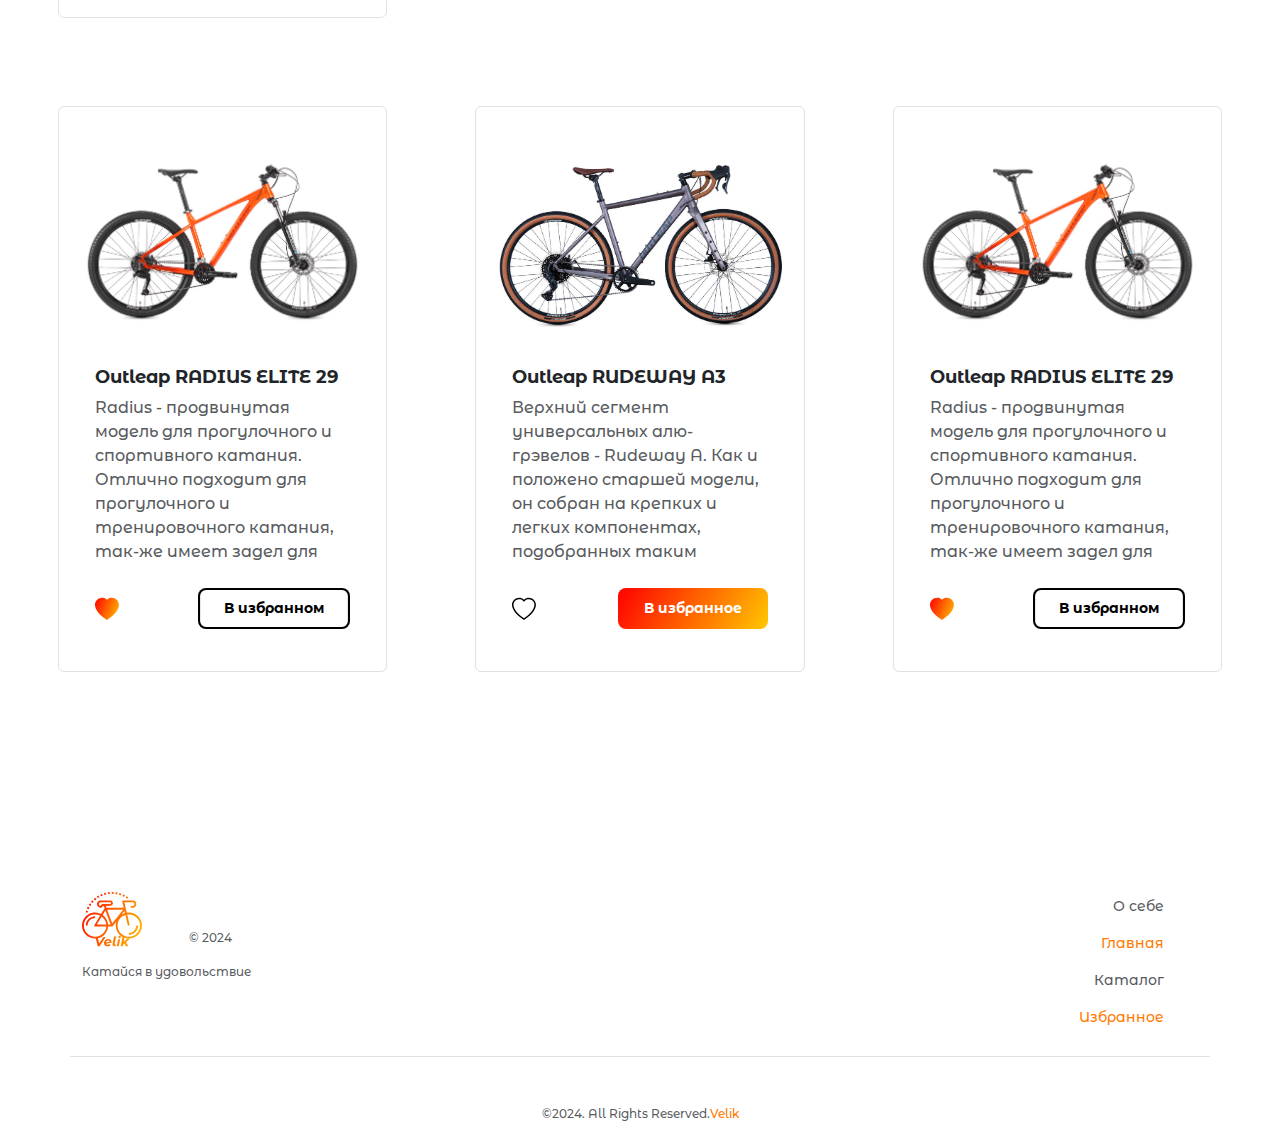
<file: index_profile.html>
<!DOCTYPE html>
<html lang="en ru">
  <head>
    <meta charset="UTF-8" />
    <meta name="viewport" content="width=device-width, initial-scale=1.0" />
    <title>Главная</title>
    <link
      href="https://cdn.jsdelivr.net/npm/bootstrap@5.3.3/dist/css/bootstrap.min.css"
      rel="stylesheet"
      integrity="sha384-QWTKZyjpPEjISv5WaRU9OFeRpok6YctnYmDr5pNlyT2bRjXh0JMhjY6hW+ALEwIH"
      crossorigin="anonymous"
    />
    <link rel="stylesheet" href="css/styles.css" />
    <script
      src="https://cdn.jsdelivr.net/npm/bootstrap@5.3.3/dist/js/bootstrap.bundle.min.js"
      integrity="sha384-YvpcrYf0tY3lHB60NNkmXc5s9fDVZLESaAA55NDzOxhy9GkcIdslK1eN7N6jIeHz"
      crossorigin="anonymous"
    ></script>
    <link
      rel="apple-touch-icon"
      sizes="180x180"
      href="res/favicon_io/apple-touch-icon.png"
    />
    <link
      rel="icon"
      type="image/png"
      sizes="32x32"
      href="res/favicon_io/favicon-32x32.png"
    />
    <link
      rel="icon"
      type="image/png"
      sizes="16x16"
      href="res/favicon_io/favicon-16x16.png"
    />
    <link rel="manifest" href="res/favicon_io/site.webmanifest" />
  </head>
  <body>
    <!-- форма входа -->
    <div
      class="modal fade"
      id="loginModal"
      tabindex="-1"
      aria-labelledby="loginModalLabel"
      aria-hidden="true"
    >
      <div class="modal-dialog">
        <div class="modal-content">
          <div>
            <div class="my-modal-close-btn">
              <button
                type="button"
                class="btn-close"
                data-bs-dismiss="modal"
                aria-label="Close"
              ></button>
            </div>
          </div>
          <div>
            <h1 class="modal-title fs-5 my-modal-title" id="loginModalLabel">
              Вход
            </h1>
          </div>
          <div class="modal-body">
            <!-- временно указываю на другую страницу (action) -->
            <form action="#" id="loginForm" name="loginForm">
              <div class="mb-3 input-box">
                <label for="loginFormEmail" class="col-form-label"
                  >Email:</label
                >
                <input
                  class="form-control"
                  type="text"
                  id="loginFormEmail"
                  name="loginFormEmail"
                  data-reg="^[-\w.]+@([A-z0-9][-A-z0-9]+\.)+[A-z]{2,4}$"
                  required
                />
                <p
                  class="col-form-label-red loginFormEmailError"
                  id="loginFormEmailError"
                  name="loginFormEmailError"
                >
                  В формате: name@mail.com
                </p>
              </div>
              <div class="mb-3 input-box">
                <label for="loginFormPassword" class="col-form-label"
                  >Пароль:</label
                >
                <div class="password">
                  <input
                    type="password"
                    class="form-control"
                    id="loginFormPassword"
                    name="loginFormPassword"
                    data-reg="^[^]{8,40}$"
                    required
                  />
                  <a
                    href="#"
                    class="password-control"
                    onclick="return show_hide_password_login(this);"
                  ></a>
                  <p
                    class="col-form-label-red loginFormPasswordError"
                    id="loginFormPasswordError"
                    name="loginFormPasswordError"
                  >
                    От 8 символов
                  </p>
                </div>
              </div>
              <div class="modal-footer-btn">
                <button
                  type="button"
                  class="btn btn-primary"
                  id="loginFormButton"
                  name="loginFormButton"
                >
                  Войти
                </button>
              </div>
            </form>
          </div>
        </div>
      </div>
    </div>

    <!-- форма выйти -->
    <div
      class="modal fade"
      id="goOutModal"
      tabindex="-1"
      aria-labelledby="goOutModalLabel"
      aria-hidden="true"
    >
      <div class="modal-dialog">
        <div class="modal-content">
          <div>
            <div class="my-modal-close-btn">
              <button
                type="button"
                class="btn-close"
                data-bs-dismiss="modal"
                aria-label="Close"
              ></button>
            </div>
          </div>
          <div>
            <h1 class="modal-title fs-5 my-modal-title" id="goOutModalLabel">
              Вы действительно хотите выйти?
            </h1>
          </div>
          <div class="modal-footer my-modal-footer-clear">
            <!-- временное решение для демонстрации -->
            <!-- нужно будет сделать метод на js и убрать ссылку -->
            <button
              type="button"
              class="btn btn-outline-primary me-2"
              onclick="window.location.href = 'main.html'"
            >
              Да
            </button>
            <button
              type="button"
              class="btn btn-primary"
              data-bs-dismiss="modal"
              aria-label="Close"
            >
              Отмена
            </button>
          </div>
        </div>
      </div>
    </div>

    <!-- навигация -->
    <nav class="navbar navbar-expand-lg">
      <div class="container">
        <a class="navbar-brand p-0" href="main.html">
          <img src="res/logo.svg" alt="Logo" width="60" />
        </a>
        <button
          class="navbar-toggler"
          type="button"
          data-bs-toggle="collapse"
          data-bs-target="#navbarNav"
          aria-controls="navbarNav"
          aria-expanded="false"
          aria-label="Toggle navigation"
        >
          <span class="navbar-toggler-icon"></span>
        </button>
        <div class="collapse navbar-collapse" id="navbarNav">
          <ul
            class="navbar-nav text-center d-flex align-items-center container-fluid"
          >
            <li class="nav-item">
              <!-- ссылка на главную -->
              <a class="nav-link active" aria-current="page" href="main.html"
                >Главная</a
              >
            </li>
            <li class="nav-item">
              <!-- ссылка на каталог -->
              <a class="nav-link" href="catalog.html">Каталог</a>
            </li>
            <li class="nav-item">
              <!-- ссылка на избранное -->
              <a class="nav-link" href="favorites.html">Избранное</a>
            </li>
            <li class="nav-item">
              <!-- ссылка на о себе -->
              <a class="nav-link" href="information.html">О себе</a>
            </li>
            <li class="my-btn-box-1-lg">
              <!-- кнопки регистрации и входа БОЛЬШОЙ ЭКРАН -->
              <p class="my-nav-box-name">
                Вадим <img src="res/profile_icon.svg" width="50" />
              </p>
            </li>
            <li class="my-btn-box-2-lg">
              <!-- кнопки регистрации и входа БОЛЬШОЙ ЭКРАН -->
              <button
                class="btn btn-outline-primary"
                data-bs-toggle="modal"
                data-bs-target="#goOutModal"
                type="button"
              >
                Выйти
              </button>
            </li>
            <li class="my-btn-box-1-sm">
              <!-- кнопки регистрации и входа МАЛЕНЬКИЙ ЭКРАН -->
              <p class="my-nav-box-name">
                Вадим <img src="res/profile_icon.svg" width="50" />
              </p>
            </li>
            <li class="my-btn-box-2-sm">
              <!-- кнопки регистрации и входа МАЛЕНЬКИЙ ЭКРАН -->
              <button
                class="btn btn-outline-primary"
                data-bs-toggle="modal"
                data-bs-target="#goOutModal"
                type="button"
              >
                Выйти
              </button>
            </li>
          </ul>
        </div>
      </div>
    </nav>

    <!-- карусель -->
    <div class="container my-carousel border my-border">
      <div
        id="carouselExampleDark"
        class="carousel carousel-dark slide"
        data-bs-ride="carousel"
      >
        <!-- индикаторы карусели -->
        <div class="carousel-indicators">
          <button
            type="button"
            data-bs-target="#carouselExampleDark"
            data-bs-slide-to="0"
            class="active btn"
            aria-current="true"
            aria-label="Slide 1"
          ></button>
          <button
            type="button"
            data-bs-target="#carouselExampleDark"
            data-bs-slide-to="1"
            class="btn"
            aria-label="Slide 2"
          ></button>
          <button
            type="button"
            data-bs-target="#carouselExampleDark"
            data-bs-slide-to="2"
            class="btn"
            aria-label="Slide 3"
          ></button>
          <button
            type="button"
            data-bs-target="#carouselExampleDark"
            data-bs-slide-to="3"
            class="btn"
            aria-label="Slide 4"
          ></button>
        </div>
        <!-- слайды карусели -->
        <div class="carousel-inner">
          <div class="carousel-item active" data-bs-interval="10000">
            <div
              class="carousel-container-lg"
              onclick="window.location.href = 'element.html'"
            >
              <img
                src="res/outleap_radius.png"
                class="d-block w-200 carousel-image-lg col-7"
              />
              <div class="carousel-text-lg col-5">
                <h5>Outleap RADIUS ELITE 29</h5>
                <p>
                  Radius - продвинутая модель для прогулочного и спортивного
                  катания. Отлично подходит для прогулочного и тренировочного
                  катания, так-же имеет задел для старта в любительских
                  кросс-кантри гонках. Обновленная рама представлена в геометрии
                  MXG (Modern X-Country Geometry), но в отличии от старшей
                  модели Vector, имеет прицел в сторону комфорта.Radius Expert
                  оснащен надежными и легкими компонентами: колеса на "промах",
                  система трансмиссии Shimano Cues, а в качестве вилки SR
                  Suntour c блокировкой. Остальные компоненты так-же подобраны
                  со специализацией под тренировки и прогулочное катание.
                  Отдельно хочется отметить качественный завораживающие цвета, с
                  Fade переходом на перьях, и "бесшовный" вид рамы, что в
                  совокупности дарит настоящее визуальное удовольствие.
                </p>
              </div>
            </div>
            <div
              class="carousel-container-sm"
              onclick="window.location.href = 'element.html'"
            >
              <img
                src="res/outleap_radius.png"
                class="d-block w-100 carousel-image-sm col-7"
              />
              <div class="carousel-text-sm">
                <h5>Outleap RADIUS ELITE 29</h5>
                <p>
                  Radius - продвинутая модель для прогулочного и спортивного
                  катания. Отлично подходит для прогулочного и тренировочного
                  катания, так-же имеет задел для старта в любительских
                  кросс-кантри гонках. Обновленная рама представлена в геометрии
                  MXG (Modern X-Country Geometry), но в отличии от старшей
                  модели Vector, имеет прицел в сторону комфорта.Radius Expert
                  оснащен надежными и легкими компонентами: колеса на "промах",
                  система трансмиссии Shimano Cues, а в качестве вилки SR
                  Suntour c блокировкой. Остальные компоненты так-же подобраны
                  со специализацией под тренировки и прогулочное катание.
                  Отдельно хочется отметить качественный завораживающие цвета, с
                  Fade переходом на перьях, и "бесшовный" вид рамы, что в
                  совокупности дарит настоящее визуальное удовольствие.
                </p>
              </div>
            </div>
          </div>
          <div class="carousel-item" data-bs-interval="10000">
            <div
              class="carousel-container-lg"
              onclick="window.location.href = 'element_not_favorite.html'"
            >
              <img
                src="res/gt_aggressor.jpg"
                class="d-block w-200 carousel-image-lg col-7"
              />
              <div class="carousel-text-lg col-5">
                <h5>GT 27.5 AGGRESSOR SPORT</h5>
                <p>
                  Только начинаете свой путь в мир маунтинбайка или уже
                  являетесь опытным специалистом в неспешных поездках по городу
                  и за его пределами – с самым универсальным и самым доступным в
                  серии AGGRESSOR SPORT каждый ваш выезд будет сопровождаться
                  комфортом и удовольствием. Как и более дорогие трейл-хартейлы,
                  этот байк оборудован качественными компонентами комплектации и
                  представлен в двух вариантах.
                </p>
              </div>
            </div>
            <div
              class="carousel-container-sm"
              onclick="window.location.href = 'element_not_favorite.html'"
            >
              <img
                src="res/gt_aggressor.jpg"
                class="d-block w-100 carousel-image-sm col-7"
              />
              <div class="carousel-text-sm">
                <h5>GT 27.5 AGGRESSOR SPORT</h5>
                <p>
                  Только начинаете свой путь в мир маунтинбайка или уже
                  являетесь опытным специалистом в неспешных поездках по городу
                  и за его пределами – с самым универсальным и самым доступным в
                  серии AGGRESSOR SPORT каждый ваш выезд будет сопровождаться
                  комфортом и удовольствием. Как и более дорогие трейл-хартейлы,
                  этот байк оборудован качественными компонентами комплектации и
                  представлен в двух вариантах.
                </p>
              </div>
            </div>
          </div>
          <div class="carousel-item" data-bs-interval="10000">
            <div
              class="carousel-container-lg"
              onclick="window.location.href = 'element.html'"
            >
              <img
                src="res/jamis_durango.jpg"
                class="d-block w-200 carousel-image-lg col-7"
              />
              <div class="carousel-text-lg col-5">
                <h5>Jamis DURANGO A2</h5>
                <p>
                  Горный велосипед, построенный на легкой алюминиевой раме и
                  укомплектованный большими колесами не обязан быть непременно
                  гоночным и дорогим. Если более расслабленная, чем спортивная,
                  посадка не делает вас намного медленнее, если вы считаете, что
                  дорогие гоночные компоненты не стоят больших вложений, а
                  лучший приз, ожидающий вас в конце поездки – заряд бодрости и
                  удовольствия, Durango А2 полностью оправдает ваши ожидания и
                  приятно обрадует не только своей надежностью и ценой, но и
                  уверенной управляемостью.
                </p>
              </div>
            </div>
            <div
              class="carousel-container-sm"
              onclick="window.location.href = 'element.html'"
            >
              <img
                src="res/jamis_durango.jpg"
                class="d-block w-100 carousel-image-sm col-7"
              />
              <div class="carousel-text-sm">
                <h5>Jamis DURANGO A2</h5>
                <p>
                  Горный велосипед, построенный на легкой алюминиевой раме и
                  укомплектованный большими колесами не обязан быть непременно
                  гоночным и дорогим. Если более расслабленная, чем спортивная,
                  посадка не делает вас намного медленнее, если вы считаете, что
                  дорогие гоночные компоненты не стоят больших вложений, а
                  лучший приз, ожидающий вас в конце поездки – заряд бодрости и
                  удовольствия, Durango А2 полностью оправдает ваши ожидания и
                  приятно обрадует не только своей надежностью и ценой, но и
                  уверенной управляемостью.
                </p>
              </div>
            </div>
          </div>
          <div class="carousel-item" data-bs-interval="10000">
            <div
              class="carousel-container-lg"
              onclick="window.location.href = 'element_not_favorite.html'"
            >
              <img
                src="res/outleap_rudeway.jpg"
                class="d-block w-200 carousel-image-lg col-7"
              />
              <div class="carousel-text-lg col-5">
                <h5>Outleap RUDEWAY A3</h5>
                <p>
                  Верхний сегмент универсальных алю-грэвелов - Rudeway A. Как и
                  положено старшей модели, он собран на крепких и легких
                  компонентах, подобранных таким образом, чтобы обеспечивать
                  универсальность и скоростные характеристики. Рама в дизайне
                  AGG (Adventure Gravel Geometry) создана для гравийных
                  покатушек и скоростных поездок по асфальту. Так-же были
                  обновлены основные трубы рамы, добавлены технологии
                  гидроформинга и баттинга, что позволило снизить вес рамы.
                  Rudeway A предназначен для скорости и универсальности, на
                  таком "снаряде" можно проехать бревет или отправиться в
                  многодневное путешествие. Универсальный велосипед, только вам
                  решать, каким он будет сегодня: загруженным под завязку
                  турингом, агрессивным грэвелом или же коммутером с багажником.
                </p>
              </div>
            </div>
            <div
              class="carousel-container-sm"
              onclick="window.location.href = 'element_not_favorite.html'"
            >
              <img
                src="res/outleap_rudeway.jpg"
                class="d-block w-100 carousel-image-sm col-7"
              />
              <div class="carousel-text-sm">
                <h5>Outleap RUDEWAY A3</h5>
                <p>
                  Верхний сегмент универсальных алю-грэвелов - Rudeway A. Как и
                  положено старшей модели, он собран на крепких и легких
                  компонентах, подобранных таким образом, чтобы обеспечивать
                  универсальность и скоростные характеристики. Рама в дизайне
                  AGG (Adventure Gravel Geometry) создана для гравийных
                  покатушек и скоростных поездок по асфальту. Так-же были
                  обновлены основные трубы рамы, добавлены технологии
                  гидроформинга и баттинга, что позволило снизить вес рамы.
                  Rudeway A предназначен для скорости и универсальности, на
                  таком "снаряде" можно проехать бревет или отправиться в
                  многодневное путешествие. Универсальный велосипед, только вам
                  решать, каким он будет сегодня: загруженным под завязку
                  турингом, агрессивным грэвелом или же коммутером с багажником.
                </p>
              </div>
            </div>
          </div>
        </div>
        <!-- кнопка назад -->
        <button
          class="carousel-control-prev"
          type="button"
          data-bs-target="#carouselExampleDark"
          data-bs-slide="prev"
        >
          <img src="res/prev.svg" aria-hidden="true" alt="prev" />
          <span class="visually-hidden">Previous</span>
        </button>
        <!-- кнопка вперед -->
        <button
          class="carousel-control-next"
          type="button"
          data-bs-target="#carouselExampleDark"
          data-bs-slide="next"
        >
          <img src="res/next.svg" aria-hidden="true" alt="next" />
          <span class="visually-hidden">Next</span>
        </button>
      </div>
    </div>

    <!-- открывает каталог -->
    <div class="container my-view-all">
      <div class="my-view-all-container">
        <a class="nav-link" aria-current="page" href="catalog.html">
          Посмотреть все <img src="res/right.svg" alt="" />
        </a>
      </div>
    </div>

    <!-- карточки -->
    <div class="container my-5">
      <div
        class="row row-cols-1 row-cols-md-2 row-cols-lg-3 g-5 my-card-container"
      >
        <div class="col my-card-col">
          <div
            class="card border"
            onclick="window.location.href = 'element.html'"
          >
            <img src="res/gt_aggressor.jpg" class="card-img-top" />
            <!-- временная замена чтобы показать поиск -->
            <div class="card-body">
              <h5 class="card-title">GT 27.5 AGGRESSOR SPORT</h5>
              <p class="card-text">
                Только начинаете свой путь в мир маунтинбайка или уже являетесь
                опытным специалистом в неспешных поездках по городу и за его
                пределами – с самым универсальным и самым доступным в серии
                AGGRESSOR SPORT каждый ваш выезд будет сопровождаться комфортом
                и удовольствием. Как и более дорогие трейл-хартейлы, этот байк
                оборудован качественными компонентами комплектации и представлен
                в двух вариантах.
              </p>
              <div class="d-flex align-items-center">
                <a href="#" class="btn-favorites"
                  ><img src="res/black_heart.svg" alt=""
                /></a>
                <div class="my-card-btn btn-favorites">
                  <button class="btn btn-primary" type="button">
                    В избранное
                  </button>
                </div>
              </div>
            </div>
          </div>
        </div>
        <div class="col my-card-col">
          <div
            class="card border"
            onclick="window.location.href = 'element_not_favorite.html'"
          >
            <img src="res/outleap_radius.png" class="card-img-top" />
            <div class="card-body">
              <h5 class="card-title">Outleap RADIUS ELITE 29</h5>
              <p class="card-text">
                Radius - продвинутая модель для прогулочного и спортивного
                катания. Отлично подходит для прогулочного и тренировочного
                катания, так-же имеет задел для старта в любительских
                кросс-кантри гонках.
              </p>
              <div class="d-flex align-items-center">
                <a href="#" class="btn-favorites"
                  ><img src="res/grad_heart.svg" alt=""
                /></a>
                <div class="my-card-btn btn-favorites">
                  <button class="btn btn-outline-primary" type="button">
                    В избранном
                  </button>
                </div>
              </div>
            </div>
          </div>
        </div>
        <div class="col my-card-col">
          <div
            class="card border"
            onclick="window.location.href = 'element.html'"
          >
            <img src="res/jamis_durango.jpg" class="card-img-top" />
            <!-- временная замена чтобы показать поиск -->
            <div class="card-body">
              <h5 class="card-title">Jamis DURANGO A2</h5>
              <p class="card-text">
                Горный велосипед, построенный на легкой алюминиевой раме и
                укомплектованный большими колесами не обязан быть непременно
                гоночным и дорогим. Если более расслабленная, чем спортивная,
                посадка не делает вас намного медленнее, если вы считаете, что
                дорогие гоночные компоненты не стоят больших вложений, а лучший
                приз, ожидающий вас в конце поездки – заряд бодрости и
                удовольствия, Durango А2 полностью оправдает ваши ожидания и
                приятно обрадует не только своей надежностью и ценой, но и
                уверенной управляемостью.
              </p>
              <div class="d-flex align-items-center">
                <a href="#" class="btn-favorites"
                  ><img src="res/black_heart.svg" alt=""
                /></a>
                <div class="my-card-btn btn-favorites">
                  <button class="btn btn-primary" type="button">
                    В избранное
                  </button>
                </div>
              </div>
            </div>
          </div>
        </div>
        <div class="col my-card-col">
          <div
            class="card border"
            onclick="window.location.href = 'element_not_favorite.html'"
          >
            <img src="res/outleap_radius.png" class="card-img-top" />
            <div class="card-body">
              <h5 class="card-title">Outleap RADIUS ELITE 29</h5>
              <p class="card-text">
                Radius - продвинутая модель для прогулочного и спортивного
                катания. Отлично подходит для прогулочного и тренировочного
                катания, так-же имеет задел для старта в любительских
                кросс-кантри гонках.
              </p>
              <div class="d-flex align-items-center">
                <a href="#" class="btn-favorites"
                  ><img src="res/grad_heart.svg" alt=""
                /></a>
                <div class="my-card-btn btn-favorites">
                  <button class="btn btn-outline-primary" type="button">
                    В избранном
                  </button>
                </div>
              </div>
            </div>
          </div>
        </div>
        <div class="col my-card-col">
          <div
            class="card border"
            onclick="window.location.href = 'element.html'"
          >
            <img src="res/outleap_rudeway.jpg" class="card-img-top" />
            <div class="card-body">
              <h5 class="card-title">Outleap RUDEWAY A3</h5>
              <p class="card-text">
                Верхний сегмент универсальных алю-грэвелов - Rudeway A. Как и
                положено старшей модели, он собран на крепких и легких
                компонентах, подобранных таким образом, чтобы обеспечивать
                универсальность и скоростные характеристики. Рама в дизайне AGG
                (Adventure Gravel Geometry) создана для гравийных покатушек и
                скоростных поездок по асфальту. Так-же были обновлены основные
                трубы рамы, добавлены технологии гидроформинга и баттинга, что
                позволило снизить вес рамы. Rudeway A предназначен для скорости
                и универсальности, на таком "снаряде" можно проехать бревет или
                отправиться в многодневное путешествие. Универсальный велосипед,
                только вам решать, каким он будет сегодня: загруженным под
                завязку турингом, агрессивным грэвелом или же коммутером с
                багажником.
              </p>
              <div class="d-flex align-items-center">
                <a href="#" class="btn-favorites"
                  ><img src="res/black_heart.svg" alt=""
                /></a>
                <div class="my-card-btn btn-favorites">
                  <button class="btn btn-primary" type="button">
                    В избранное
                  </button>
                </div>
              </div>
            </div>
          </div>
        </div>
        <div class="col my-card-col">
          <div
            class="card border"
            onclick="window.location.href = 'element_not_favorite.html'"
          >
            <img src="res/outleap_radius.png" class="card-img-top" />
            <div class="card-body">
              <h5 class="card-title">Outleap RADIUS ELITE 29</h5>
              <p class="card-text">
                Radius - продвинутая модель для прогулочного и спортивного
                катания. Отлично подходит для прогулочного и тренировочного
                катания, так-же имеет задел для старта в любительских
                кросс-кантри гонках.
              </p>
              <div class="d-flex align-items-center">
                <a href="#" class="btn-favorites"
                  ><img src="res/grad_heart.svg" alt=""
                /></a>
                <div class="my-card-btn btn-favorites">
                  <button class="btn btn-outline-primary" type="button">
                    В избранном
                  </button>
                </div>
              </div>
            </div>
          </div>
        </div>
      </div>
    </div>

    <!-- футер -->
    <div class="container footer-margin-top">
      <footer
        class="row row-cols-2 row-cols-sm-2 row-cols-md-2 row-cols-lg-2 my-5 border-bottom"
      >
        <div class="col mb-3">
          <div class="d-flex align-items-end">
            <a
              href="main.html"
              class="mb-3 link-body-emphasis text-decoration-none"
            >
              <img src="res/logo.svg" alt="Logo" width="60" />
            </a>
            <p
              class="text-body-secondary footer-text-12 mb-3 col-md-3 text-center"
            >
              © 2024
            </p>
          </div>
          <p class="text-body-secondary footer-text-12">
            Катайся в удовольствие
          </p>
        </div>
        <div class="col mb-3 text-end my-footer-box">
          <!-- доп навигация в футере (+ о себе) -->
          <ul class="nav flex-column">
            <li class="nav-item mb-2">
              <a
                href="information.html"
                class="nav-link p-1 footer-text-14 color-text-grey"
                >О себе</a
              >
            </li>
            <li class="nav-item mb-2">
              <a
                href="main.html"
                class="nav-link p-1 footer-text-14 color-text-red"
                >Главная</a
              >
            </li>
            <li class="nav-item mb-2">
              <a
                href="catalog.html"
                class="nav-link p-1 footer-text-14 color-text-grey"
                >Каталог</a
              >
            </li>
            <li class="nav-item mb-2">
              <a
                href="favorites.html"
                class="nav-link p-1 footer-text-14 color-text-red"
                >Избранное</a
              >
            </li>
          </ul>
        </div>
      </footer>
      <div class="text-center">
        <p class="text-body-secondary footer-text-12">
          ©2024. All Rights Reserved.<span class="color-text-red">Velik</span>
        </p>
      </div>
    </div>
    <script src="js/functions.js"></script>
    <script src="js/scriptLoginForm.js"></script>
    <script src="js/scriptRegForm.js"></script>
  </body>
</html>
</file>
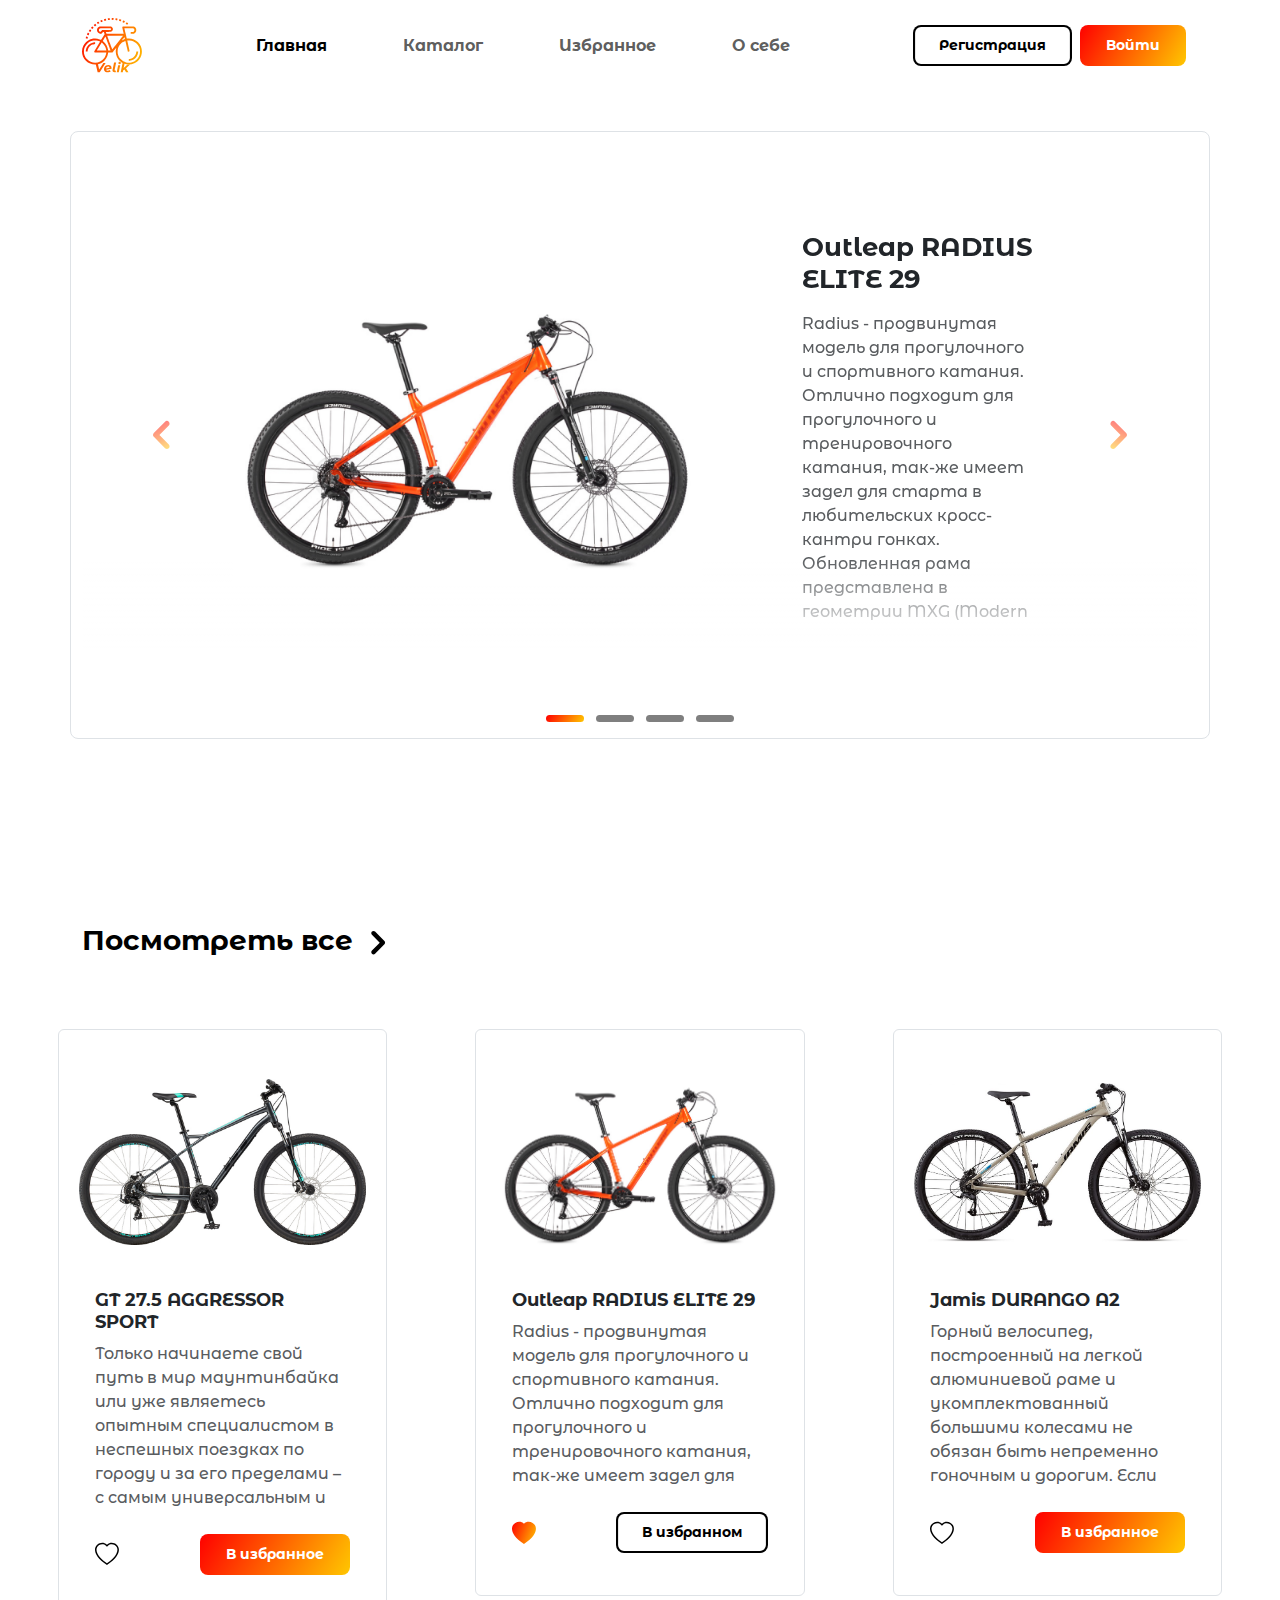
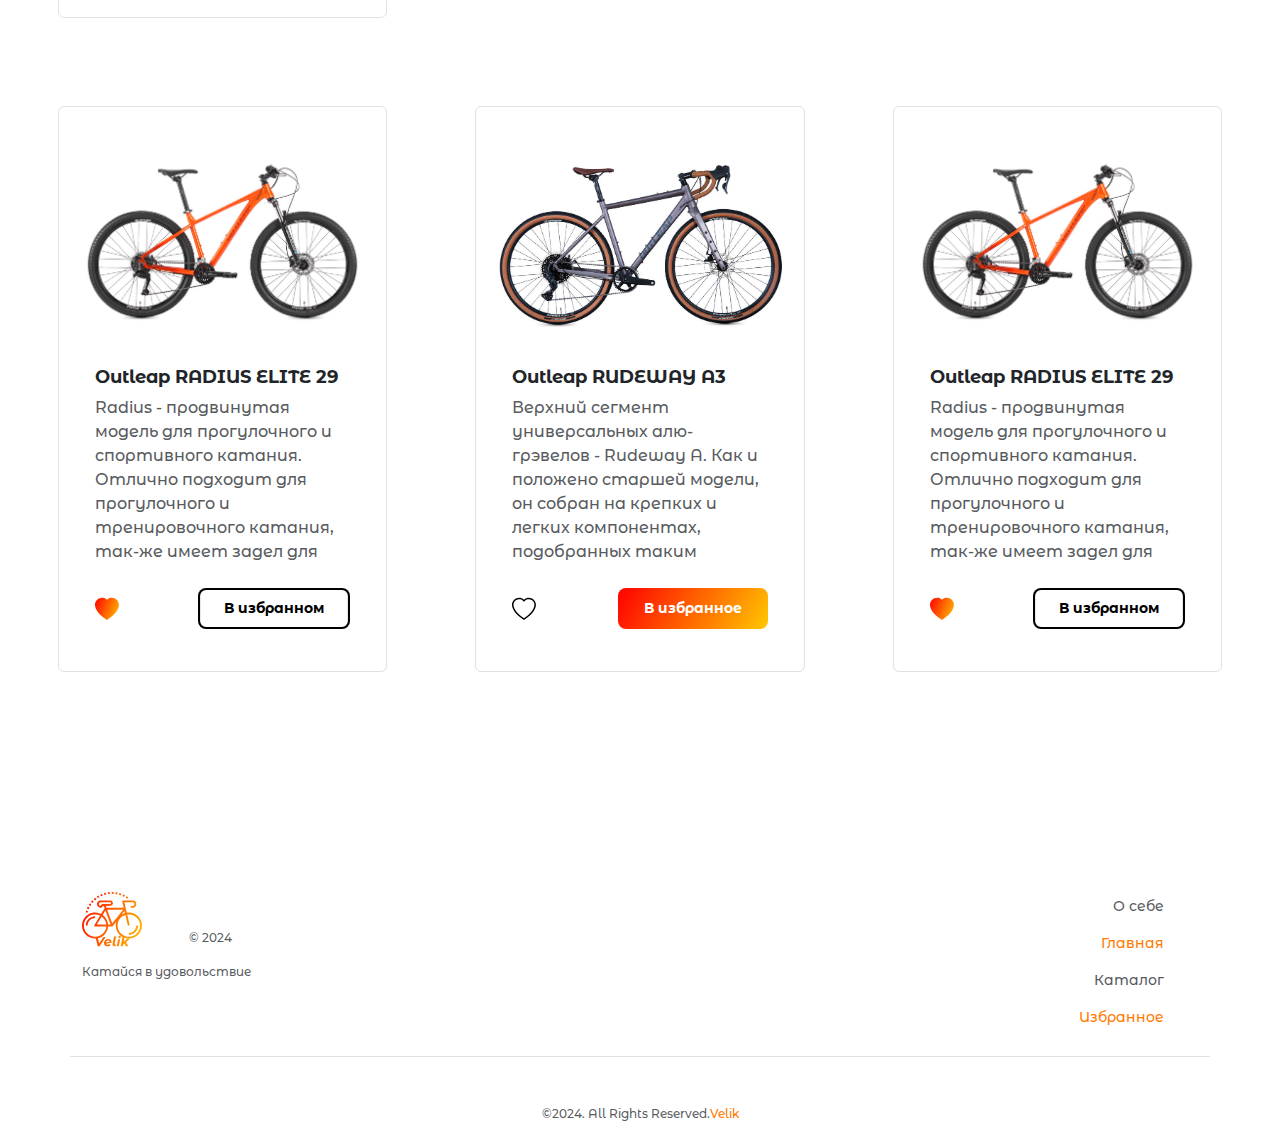
<file: main.html>
<!DOCTYPE html>
<html lang="en ru">
  <head>
    <meta charset="UTF-8" />
    <meta name="viewport" content="width=device-width, initial-scale=1.0" />
    <title>Главная</title>
    <link
      href="https://cdn.jsdelivr.net/npm/bootstrap@5.3.3/dist/css/bootstrap.min.css"
      rel="stylesheet"
      integrity="sha384-QWTKZyjpPEjISv5WaRU9OFeRpok6YctnYmDr5pNlyT2bRjXh0JMhjY6hW+ALEwIH"
      crossorigin="anonymous"
    />
    <link rel="stylesheet" href="css/styles.css" />
    <script
      src="https://cdn.jsdelivr.net/npm/bootstrap@5.3.3/dist/js/bootstrap.bundle.min.js"
      integrity="sha384-YvpcrYf0tY3lHB60NNkmXc5s9fDVZLESaAA55NDzOxhy9GkcIdslK1eN7N6jIeHz"
      crossorigin="anonymous"
    ></script>
    <link
      rel="apple-touch-icon"
      sizes="180x180"
      href="res/favicon_io/apple-touch-icon.png"
    />
    <link
      rel="icon"
      type="image/png"
      sizes="32x32"
      href="res/favicon_io/favicon-32x32.png"
    />
    <link
      rel="icon"
      type="image/png"
      sizes="16x16"
      href="res/favicon_io/favicon-16x16.png"
    />
    <link rel="manifest" href="res/favicon_io/site.webmanifest" />
  </head>
  <body>
    <!-- форма входа -->
    <div
      class="modal fade"
      id="loginModal"
      tabindex="-1"
      aria-labelledby="loginModalLabel"
      aria-hidden="true"
    >
      <div class="modal-dialog">
        <div class="modal-content">
          <div>
            <div class="my-modal-close-btn">
              <button
                type="button"
                class="btn-close"
                data-bs-dismiss="modal"
                aria-label="Close"
              ></button>
            </div>
          </div>
          <div>
            <h1 class="modal-title fs-5 my-modal-title" id="loginModalLabel">
              Вход
            </h1>
          </div>
          <div class="modal-body">
            <!-- временно указываю на другую страницу (action) -->
            <form action="index_profile.html" id="loginForm" name="loginForm">
              <div class="mb-3 input-box">
                <label for="loginFormEmail" class="col-form-label"
                  >Email:</label
                >
                <input
                  class="form-control"
                  type="text"
                  id="loginFormEmail"
                  name="loginFormEmail"
                  data-reg="^[-\w.]+@([A-z0-9][-A-z0-9]+\.)+[A-z]{2,4}$"
                  required
                />
                <p
                  class="col-form-label-red loginFormEmailError"
                  id="loginFormEmailError"
                  name="loginFormEmailError"
                >
                  В формате: name@mail.com
                </p>
              </div>
              <div class="mb-3 input-box">
                <label for="loginFormPassword" class="col-form-label"
                  >Пароль:</label
                >
                <div class="password">
                  <input
                    type="password"
                    class="form-control"
                    id="loginFormPassword"
                    name="loginFormPassword"
                    data-reg="^[^]{8,40}$"
                    required
                  />
                  <a
                    href="#"
                    class="password-control"
                    onclick="return show_hide_password_login(this);"
                  ></a>
                  <p
                    class="col-form-label-red loginFormPasswordError"
                    id="loginFormPasswordError"
                    name="loginFormPasswordError"
                  >
                    От 8 символов
                  </p>
                </div>
              </div>
              <div class="modal-footer-btn">
                <button
                  type="button"
                  class="btn btn-primary"
                  id="loginFormButton"
                  name="loginFormButton"
                >
                  Войти
                </button>
              </div>
            </form>
          </div>
        </div>
      </div>
    </div>
    <!-- форма регистрации -->
    <div
      class="modal fade"
      id="regModal"
      tabindex="-1"
      aria-labelledby="regModalLabel"
      aria-hidden="true"
    >
      <div class="modal-dialog">
        <div class="modal-content">
          <div>
            <div class="my-modal-close-btn">
              <button
                type="button"
                class="btn-close"
                data-bs-dismiss="modal"
                aria-label="Close"
              ></button>
            </div>
          </div>
          <div>
            <h1 class="modal-title fs-5 my-modal-title" id="regModalLabel">
              Регистрация
            </h1>
          </div>
          <div class="modal-body">
            <form action="index_profile.html" id="regForm" name="regForm">
              <div class="mb-3 input-box">
                <label for="regFormName" class="col-form-label">Имя:</label>
                <input
                  class="form-control"
                  type="text"
                  id="regFormName"
                  name="regFormName"
                  data-reg="^[^]{1,30}$"
                  required
                />
                <p
                  class="col-form-label-red regFormNameError"
                  id="regFormNameError"
                  name="regFormNameError"
                >
                  Не более 30 символов
                </p>
              </div>
              <div class="mb-3 input-box">
                <label for="regFormEmail" class="col-form-label">Email:</label>
                <input
                  class="form-control"
                  type="text"
                  id="regFormEmail"
                  name="regFormEmail"
                  data-reg="^[-\w.]+@([A-z0-9][-A-z0-9]+\.)+[A-z]{2,4}$"
                  required
                />
                <p
                  class="col-form-label-red regFormEmailError"
                  id="regFormEmailError"
                  name="regFormEmailError"
                >
                  В формате: name@mail.com
                </p>
              </div>
              <div class="mb-3 input-box">
                <label for="regFormPassword" class="col-form-label"
                  >Пароль:</label
                >
                <div class="password">
                  <input
                    type="password"
                    class="form-control"
                    id="regFormPassword"
                    name="regFormPassword"
                    data-reg="^[^]{8,40}$"
                    required
                  />
                  <a
                    href="#"
                    class="password-control"
                    onclick="return show_hide_password_reg(this);"
                  ></a>
                  <p
                    class="col-form-label-red regFormPasswordError"
                    id="regFormPasswordError"
                    name="regFormPasswordError"
                  >
                    От 8 символов
                  </p>
                </div>
              </div>
              <div class="modal-footer-btn">
                <button
                  type="button"
                  class="btn btn-primary"
                  id="regFormButton"
                  name="regFormButton"
                >
                  Зарегистрироваться
                </button>
              </div>
            </form>
          </div>
        </div>
      </div>
    </div>
    <!-- навигация -->
    <nav class="navbar navbar-expand-lg">
      <div class="container">
        <a class="navbar-brand p-0" href="main.html">
          <img src="res/logo.svg" alt="Logo" width="60" />
        </a>
        <button
          class="navbar-toggler"
          type="button"
          data-bs-toggle="collapse"
          data-bs-target="#navbarNav"
          aria-controls="navbarNav"
          aria-expanded="false"
          aria-label="Toggle navigation"
        >
          <span class="navbar-toggler-icon"></span>
        </button>
        <div class="collapse navbar-collapse" id="navbarNav">
          <ul
            class="navbar-nav text-center d-flex align-items-center container-fluid"
          >
            <li class="nav-item">
              <!-- ссылка на главную -->
              <a class="nav-link active" aria-current="page" href="main.html"
                >Главная</a
              >
            </li>
            <li class="nav-item">
              <!-- ссылка на каталог -->
              <a class="nav-link" href="catalog.html">Каталог</a>
            </li>
            <li class="nav-item">
              <!-- ссылка на избранное -->
              <a class="nav-link" href="favorites.html">Избранное</a>
            </li>
            <li class="nav-item">
              <!-- ссылка на о себе -->
              <a class="nav-link" href="information.html">О себе</a>
            </li>
            <li class="my-btn-box-1-lg">
              <!-- кнопки регистрации и входа БОЛЬШОЙ ЭКРАН -->
              <button
                class="btn btn-outline-primary me-2"
                data-bs-toggle="modal"
                data-bs-target="#regModal"
                type="button"
              >
                Регистрация
              </button>
            </li>
            <li class="my-btn-box-2-lg">
              <!-- кнопки регистрации и входа БОЛЬШОЙ ЭКРАН -->
              <button
                class="btn btn-primary"
                data-bs-toggle="modal"
                data-bs-target="#loginModal"
                type="button"
              >
                Войти
              </button>
            </li>
            <li class="my-btn-box-1-sm">
              <!-- кнопки регистрации и входа МАЛЕНЬКИЙ ЭКРАН -->
              <button
                class="btn btn-outline-primary me-2"
                data-bs-toggle="modal"
                data-bs-target="#regModal"
                type="button"
              >
                Регистрация
              </button>
            </li>
            <li class="my-btn-box-2-sm">
              <!-- кнопки регистрации и входа МАЛЕНЬКИЙ ЭКРАН -->
              <button
                class="btn btn-primary"
                data-bs-toggle="modal"
                data-bs-target="#loginModal"
                type="button"
              >
                Войти
              </button>
            </li>
          </ul>
        </div>
      </div>
    </nav>

    <!-- карусель -->
    <div class="container my-carousel border my-border">
      <div
        id="carouselExampleDark"
        class="carousel carousel-dark slide"
        data-bs-ride="carousel"
      >
        <!-- индикаторы карусели -->
        <div class="carousel-indicators">
          <button
            type="button"
            data-bs-target="#carouselExampleDark"
            data-bs-slide-to="0"
            class="active btn"
            aria-current="true"
            aria-label="Slide 1"
          ></button>
          <button
            type="button"
            data-bs-target="#carouselExampleDark"
            data-bs-slide-to="1"
            class="btn"
            aria-label="Slide 2"
          ></button>
          <button
            type="button"
            data-bs-target="#carouselExampleDark"
            data-bs-slide-to="2"
            class="btn"
            aria-label="Slide 3"
          ></button>
          <button
            type="button"
            data-bs-target="#carouselExampleDark"
            data-bs-slide-to="3"
            class="btn"
            aria-label="Slide 4"
          ></button>
        </div>
        <!-- слайды карусели -->
        <div class="carousel-inner">
          <div class="carousel-item active" data-bs-interval="10000">
            <div
              class="carousel-container-lg"
              onclick="window.location.href = 'element.html'"
            >
              <img
                src="res/outleap_radius.png"
                class="d-block w-200 carousel-image-lg col-7"
              />
              <div class="carousel-text-lg col-5">
                <h5>Outleap RADIUS ELITE 29</h5>
                <p>
                  Radius - продвинутая модель для прогулочного и спортивного
                  катания. Отлично подходит для прогулочного и тренировочного
                  катания, так-же имеет задел для старта в любительских
                  кросс-кантри гонках. Обновленная рама представлена в геометрии
                  MXG (Modern X-Country Geometry), но в отличии от старшей
                  модели Vector, имеет прицел в сторону комфорта.Radius Expert
                  оснащен надежными и легкими компонентами: колеса на "промах",
                  система трансмиссии Shimano Cues, а в качестве вилки SR
                  Suntour c блокировкой. Остальные компоненты так-же подобраны
                  со специализацией под тренировки и прогулочное катание.
                  Отдельно хочется отметить качественный завораживающие цвета, с
                  Fade переходом на перьях, и "бесшовный" вид рамы, что в
                  совокупности дарит настоящее визуальное удовольствие.
                </p>
              </div>
            </div>
            <div
              class="carousel-container-sm"
              onclick="window.location.href = 'element.html'"
            >
              <img
                src="res/outleap_radius.png"
                class="d-block w-100 carousel-image-sm col-7"
              />
              <div class="carousel-text-sm">
                <h5>Outleap RADIUS ELITE 29</h5>
                <p>
                  Radius - продвинутая модель для прогулочного и спортивного
                  катания. Отлично подходит для прогулочного и тренировочного
                  катания, так-же имеет задел для старта в любительских
                  кросс-кантри гонках. Обновленная рама представлена в геометрии
                  MXG (Modern X-Country Geometry), но в отличии от старшей
                  модели Vector, имеет прицел в сторону комфорта.Radius Expert
                  оснащен надежными и легкими компонентами: колеса на "промах",
                  система трансмиссии Shimano Cues, а в качестве вилки SR
                  Suntour c блокировкой. Остальные компоненты так-же подобраны
                  со специализацией под тренировки и прогулочное катание.
                  Отдельно хочется отметить качественный завораживающие цвета, с
                  Fade переходом на перьях, и "бесшовный" вид рамы, что в
                  совокупности дарит настоящее визуальное удовольствие.
                </p>
              </div>
            </div>
          </div>
          <div class="carousel-item" data-bs-interval="10000">
            <div
              class="carousel-container-lg"
              onclick="window.location.href = 'element_not_favorite.html'"
            >
              <img
                src="res/gt_aggressor.jpg"
                class="d-block w-200 carousel-image-lg col-7"
              />
              <div class="carousel-text-lg col-5">
                <h5>GT 27.5 AGGRESSOR SPORT</h5>
                <p>
                  Только начинаете свой путь в мир маунтинбайка или уже
                  являетесь опытным специалистом в неспешных поездках по городу
                  и за его пределами – с самым универсальным и самым доступным в
                  серии AGGRESSOR SPORT каждый ваш выезд будет сопровождаться
                  комфортом и удовольствием. Как и более дорогие трейл-хартейлы,
                  этот байк оборудован качественными компонентами комплектации и
                  представлен в двух вариантах.
                </p>
              </div>
            </div>
            <div
              class="carousel-container-sm"
              onclick="window.location.href = 'element_not_favorite.html'"
            >
              <img
                src="res/gt_aggressor.jpg"
                class="d-block w-100 carousel-image-sm col-7"
              />
              <div class="carousel-text-sm">
                <h5>GT 27.5 AGGRESSOR SPORT</h5>
                <p>
                  Только начинаете свой путь в мир маунтинбайка или уже
                  являетесь опытным специалистом в неспешных поездках по городу
                  и за его пределами – с самым универсальным и самым доступным в
                  серии AGGRESSOR SPORT каждый ваш выезд будет сопровождаться
                  комфортом и удовольствием. Как и более дорогие трейл-хартейлы,
                  этот байк оборудован качественными компонентами комплектации и
                  представлен в двух вариантах.
                </p>
              </div>
            </div>
          </div>
          <div class="carousel-item" data-bs-interval="10000">
            <div
              class="carousel-container-lg"
              onclick="window.location.href = 'element.html'"
            >
              <img
                src="res/jamis_durango.jpg"
                class="d-block w-200 carousel-image-lg col-7"
              />
              <div class="carousel-text-lg col-5">
                <h5>Jamis DURANGO A2</h5>
                <p>
                  Горный велосипед, построенный на легкой алюминиевой раме и
                  укомплектованный большими колесами не обязан быть непременно
                  гоночным и дорогим. Если более расслабленная, чем спортивная,
                  посадка не делает вас намного медленнее, если вы считаете, что
                  дорогие гоночные компоненты не стоят больших вложений, а
                  лучший приз, ожидающий вас в конце поездки – заряд бодрости и
                  удовольствия, Durango А2 полностью оправдает ваши ожидания и
                  приятно обрадует не только своей надежностью и ценой, но и
                  уверенной управляемостью.
                </p>
              </div>
            </div>
            <div
              class="carousel-container-sm"
              onclick="window.location.href = 'element.html'"
            >
              <img
                src="res/jamis_durango.jpg"
                class="d-block w-100 carousel-image-sm col-7"
              />
              <div class="carousel-text-sm">
                <h5>Jamis DURANGO A2</h5>
                <p>
                  Горный велосипед, построенный на легкой алюминиевой раме и
                  укомплектованный большими колесами не обязан быть непременно
                  гоночным и дорогим. Если более расслабленная, чем спортивная,
                  посадка не делает вас намного медленнее, если вы считаете, что
                  дорогие гоночные компоненты не стоят больших вложений, а
                  лучший приз, ожидающий вас в конце поездки – заряд бодрости и
                  удовольствия, Durango А2 полностью оправдает ваши ожидания и
                  приятно обрадует не только своей надежностью и ценой, но и
                  уверенной управляемостью.
                </p>
              </div>
            </div>
          </div>
          <div class="carousel-item" data-bs-interval="10000">
            <div
              class="carousel-container-lg"
              onclick="window.location.href = 'element_not_favorite.html'"
            >
              <img
                src="res/outleap_rudeway.jpg"
                class="d-block w-200 carousel-image-lg col-7"
              />
              <div class="carousel-text-lg col-5">
                <h5>Outleap RUDEWAY A3</h5>
                <p>
                  Верхний сегмент универсальных алю-грэвелов - Rudeway A. Как и
                  положено старшей модели, он собран на крепких и легких
                  компонентах, подобранных таким образом, чтобы обеспечивать
                  универсальность и скоростные характеристики. Рама в дизайне
                  AGG (Adventure Gravel Geometry) создана для гравийных
                  покатушек и скоростных поездок по асфальту. Так-же были
                  обновлены основные трубы рамы, добавлены технологии
                  гидроформинга и баттинга, что позволило снизить вес рамы.
                  Rudeway A предназначен для скорости и универсальности, на
                  таком "снаряде" можно проехать бревет или отправиться в
                  многодневное путешествие. Универсальный велосипед, только вам
                  решать, каким он будет сегодня: загруженным под завязку
                  турингом, агрессивным грэвелом или же коммутером с багажником.
                </p>
              </div>
            </div>
            <div
              class="carousel-container-sm"
              onclick="window.location.href = 'element_not_favorite.html'"
            >
              <img
                src="res/outleap_rudeway.jpg"
                class="d-block w-100 carousel-image-sm col-7"
              />
              <div class="carousel-text-sm">
                <h5>Outleap RUDEWAY A3</h5>
                <p>
                  Верхний сегмент универсальных алю-грэвелов - Rudeway A. Как и
                  положено старшей модели, он собран на крепких и легких
                  компонентах, подобранных таким образом, чтобы обеспечивать
                  универсальность и скоростные характеристики. Рама в дизайне
                  AGG (Adventure Gravel Geometry) создана для гравийных
                  покатушек и скоростных поездок по асфальту. Так-же были
                  обновлены основные трубы рамы, добавлены технологии
                  гидроформинга и баттинга, что позволило снизить вес рамы.
                  Rudeway A предназначен для скорости и универсальности, на
                  таком "снаряде" можно проехать бревет или отправиться в
                  многодневное путешествие. Универсальный велосипед, только вам
                  решать, каким он будет сегодня: загруженным под завязку
                  турингом, агрессивным грэвелом или же коммутером с багажником.
                </p>
              </div>
            </div>
          </div>
        </div>
        <!-- кнопка назад -->
        <button
          class="carousel-control-prev"
          type="button"
          data-bs-target="#carouselExampleDark"
          data-bs-slide="prev"
        >
          <img src="res/prev.svg" aria-hidden="true" alt="prev" />
          <span class="visually-hidden">Previous</span>
        </button>
        <!-- кнопка вперед -->
        <button
          class="carousel-control-next"
          type="button"
          data-bs-target="#carouselExampleDark"
          data-bs-slide="next"
        >
          <img src="res/next.svg" aria-hidden="true" alt="next" />
          <span class="visually-hidden">Next</span>
        </button>
      </div>
    </div>

    <!-- открывает каталог -->
    <div class="container my-view-all">
      <div class="my-view-all-container">
        <a class="nav-link" aria-current="page" href="catalog.html">
          Посмотреть все <img src="res/right.svg" alt="" />
        </a>
      </div>
    </div>

    <!-- карточки -->
    <div class="container my-5">
      <div
        class="row row-cols-1 row-cols-md-2 row-cols-lg-3 g-5 my-card-container"
      >
        <div class="col my-card-col">
          <div
            class="card border"
            onclick="window.location.href = 'element.html'"
          >
            <img src="res/gt_aggressor.jpg" class="card-img-top" />
            <!-- временная замена чтобы показать поиск -->
            <div class="card-body">
              <h5 class="card-title">GT 27.5 AGGRESSOR SPORT</h5>
              <p class="card-text">
                Только начинаете свой путь в мир маунтинбайка или уже являетесь
                опытным специалистом в неспешных поездках по городу и за его
                пределами – с самым универсальным и самым доступным в серии
                AGGRESSOR SPORT каждый ваш выезд будет сопровождаться комфортом
                и удовольствием. Как и более дорогие трейл-хартейлы, этот байк
                оборудован качественными компонентами комплектации и представлен
                в двух вариантах.
              </p>
              <div class="d-flex align-items-center">
                <a href="#" class="btn-favorites"
                  ><img src="res/black_heart.svg" alt=""
                /></a>
                <div class="my-card-btn btn-favorites">
                  <button class="btn btn-primary" type="button">
                    В избранное
                  </button>
                </div>
              </div>
            </div>
          </div>
        </div>
        <div class="col my-card-col">
          <div
            class="card border"
            onclick="window.location.href = 'element_not_favorite.html'"
          >
            <img src="res/outleap_radius.png" class="card-img-top" />
            <div class="card-body">
              <h5 class="card-title">Outleap RADIUS ELITE 29</h5>
              <p class="card-text">
                Radius - продвинутая модель для прогулочного и спортивного
                катания. Отлично подходит для прогулочного и тренировочного
                катания, так-же имеет задел для старта в любительских
                кросс-кантри гонках.
              </p>
              <div class="d-flex align-items-center">
                <a href="#" class="btn-favorites"
                  ><img src="res/grad_heart.svg" alt=""
                /></a>
                <div class="my-card-btn btn-favorites">
                  <button class="btn btn-outline-primary" type="button">
                    В избранном
                  </button>
                </div>
              </div>
            </div>
          </div>
        </div>
        <div class="col my-card-col">
          <div
            class="card border"
            onclick="window.location.href = 'element.html'"
          >
            <img src="res/jamis_durango.jpg" class="card-img-top" />
            <!-- временная замена чтобы показать поиск -->
            <div class="card-body">
              <h5 class="card-title">Jamis DURANGO A2</h5>
              <p class="card-text">
                Горный велосипед, построенный на легкой алюминиевой раме и
                укомплектованный большими колесами не обязан быть непременно
                гоночным и дорогим. Если более расслабленная, чем спортивная,
                посадка не делает вас намного медленнее, если вы считаете, что
                дорогие гоночные компоненты не стоят больших вложений, а лучший
                приз, ожидающий вас в конце поездки – заряд бодрости и
                удовольствия, Durango А2 полностью оправдает ваши ожидания и
                приятно обрадует не только своей надежностью и ценой, но и
                уверенной управляемостью.
              </p>
              <div class="d-flex align-items-center">
                <a href="#" class="btn-favorites"
                  ><img src="res/black_heart.svg" alt=""
                /></a>
                <div class="my-card-btn btn-favorites">
                  <button class="btn btn-primary" type="button">
                    В избранное
                  </button>
                </div>
              </div>
            </div>
          </div>
        </div>
        <div class="col my-card-col">
          <div
            class="card border"
            onclick="window.location.href = 'element_not_favorite.html'"
          >
            <img src="res/outleap_radius.png" class="card-img-top" />
            <div class="card-body">
              <h5 class="card-title">Outleap RADIUS ELITE 29</h5>
              <p class="card-text">
                Radius - продвинутая модель для прогулочного и спортивного
                катания. Отлично подходит для прогулочного и тренировочного
                катания, так-же имеет задел для старта в любительских
                кросс-кантри гонках.
              </p>
              <div class="d-flex align-items-center">
                <a href="#" class="btn-favorites"
                  ><img src="res/grad_heart.svg" alt=""
                /></a>
                <div class="my-card-btn btn-favorites">
                  <button class="btn btn-outline-primary" type="button">
                    В избранном
                  </button>
                </div>
              </div>
            </div>
          </div>
        </div>
        <div class="col my-card-col">
          <div
            class="card border"
            onclick="window.location.href = 'element.html'"
          >
            <img src="res/outleap_rudeway.jpg" class="card-img-top" />
            <div class="card-body">
              <h5 class="card-title">Outleap RUDEWAY A3</h5>
              <p class="card-text">
                Верхний сегмент универсальных алю-грэвелов - Rudeway A. Как и
                положено старшей модели, он собран на крепких и легких
                компонентах, подобранных таким образом, чтобы обеспечивать
                универсальность и скоростные характеристики. Рама в дизайне AGG
                (Adventure Gravel Geometry) создана для гравийных покатушек и
                скоростных поездок по асфальту. Так-же были обновлены основные
                трубы рамы, добавлены технологии гидроформинга и баттинга, что
                позволило снизить вес рамы. Rudeway A предназначен для скорости
                и универсальности, на таком "снаряде" можно проехать бревет или
                отправиться в многодневное путешествие. Универсальный велосипед,
                только вам решать, каким он будет сегодня: загруженным под
                завязку турингом, агрессивным грэвелом или же коммутером с
                багажником.
              </p>
              <div class="d-flex align-items-center">
                <a href="#" class="btn-favorites"
                  ><img src="res/black_heart.svg" alt=""
                /></a>
                <div class="my-card-btn btn-favorites">
                  <button class="btn btn-primary" type="button">
                    В избранное
                  </button>
                </div>
              </div>
            </div>
          </div>
        </div>
        <div class="col my-card-col">
          <div
            class="card border"
            onclick="window.location.href = 'element_not_favorite.html'"
          >
            <img src="res/outleap_radius.png" class="card-img-top" />
            <div class="card-body">
              <h5 class="card-title">Outleap RADIUS ELITE 29</h5>
              <p class="card-text">
                Radius - продвинутая модель для прогулочного и спортивного
                катания. Отлично подходит для прогулочного и тренировочного
                катания, так-же имеет задел для старта в любительских
                кросс-кантри гонках.
              </p>
              <div class="d-flex align-items-center">
                <a href="#" class="btn-favorites"
                  ><img src="res/grad_heart.svg" alt=""
                /></a>
                <div class="my-card-btn btn-favorites">
                  <button class="btn btn-outline-primary" type="button">
                    В избранном
                  </button>
                </div>
              </div>
            </div>
          </div>
        </div>
      </div>
    </div>

    <!-- футер -->
    <div class="container footer-margin-top">
      <footer
        class="row row-cols-2 row-cols-sm-2 row-cols-md-2 row-cols-lg-2 my-5 border-bottom"
      >
        <div class="col mb-3">
          <div class="d-flex align-items-end">
            <a
              href="main.html"
              class="mb-3 link-body-emphasis text-decoration-none"
            >
              <img src="res/logo.svg" alt="Logo" width="60" />
            </a>
            <p
              class="text-body-secondary footer-text-12 mb-3 col-md-3 text-center"
            >
              © 2024
            </p>
          </div>
          <p class="text-body-secondary footer-text-12">
            Катайся в удовольствие
          </p>
        </div>
        <div class="col mb-3 text-end my-footer-box">
          <!-- доп навигация в футере (+ о себе) -->
          <ul class="nav flex-column">
            <li class="nav-item mb-2">
              <a
                href="information.html"
                class="nav-link p-1 footer-text-14 color-text-grey"
                >О себе</a
              >
            </li>
            <li class="nav-item mb-2">
              <a
                href="main.html"
                class="nav-link p-1 footer-text-14 color-text-red"
                >Главная</a
              >
            </li>
            <li class="nav-item mb-2">
              <a
                href="catalog.html"
                class="nav-link p-1 footer-text-14 color-text-grey"
                >Каталог</a
              >
            </li>
            <li class="nav-item mb-2">
              <a
                href="favorites.html"
                class="nav-link p-1 footer-text-14 color-text-red"
                >Избранное</a
              >
            </li>
          </ul>
        </div>
      </footer>
      <div class="text-center">
        <p class="text-body-secondary footer-text-12">
          ©2024. All Rights Reserved.<span class="color-text-red">Velik</span>
        </p>
      </div>
    </div>
    <script src="js/functions.js"></script>
    <script src="js/scriptLoginForm.js"></script>
    <script src="js/scriptRegForm.js"></script>
  </body>
</html>
</file>
<file: css/styles.css>
@font-face {
  font-family: "Montserrat Alternates";
  src: url("fonts/MontserratAlternates-Bold.woff");
  font-weight: 700;
}
@font-face {
  font-family: "Montserrat Alternates";
  src: url("fonts/MontserratAlternates-Medium.ttf");
  font-weight: 500;
}
body {
  font-family: Montserrat Alternates;
}
.nav-item {
  display: inline;
  margin-inline: 30px;
  font-size: 16px;
  font-weight: 700;
  white-space: nowrap;
}
.navbar-nav {
  margin-left: 60px;
}
.navbar {
  margin-top: 10px;
  margin-bottom: 10px;
}
.my-btn-box-1 {
  text-align: center;
  margin-left: auto;
  float: right;
  order: 1;
}
.my-nav-box-name {
  margin-inline: 20px;
  margin-bottom: 0px;
  font-size: 16px;
  font-weight: 700;
  white-space: nowrap;
}
.my-nav-box-name img {
  margin-left: 10px;
}
.my-nav-box-btn-out {
  padding-right: 0px;
}
@media (min-width: 1000px) {
  .my-btn-box-1-lg {
    text-align: center;
    margin-left: auto;
    float: right;
    order: 1;
  }
  .my-btn-box-2-lg {
    text-align: center;
    float: right;
    order: 2;
  }
  .my-btn-box-1-sm {
    display: none;
  }
  .my-btn-box-2-sm {
    display: none;
  }
}
@media (max-width: 999px) {
  .my-btn-box-1-sm {
    text-align: center;
    order: 1;
  }
  .my-btn-box-2-sm {
    text-align: center;
    order: 2;
  }
  .my-btn-box-1-lg {
    display: none;
  }
  .my-btn-box-2-lg {
    display: none;
  }
}
.btn-primary {
  font-family: Montserrat Alternates;
  font-weight: 700;
  font-size: 14px;
  padding: 10px 26px 10px 26px;
  margin-top: 6px;
  margin-bottom: 6px;
  border-radius: 8px;
  border: 0px;
  color: white !important;
  background: linear-gradient(120deg, #ff0000 0%, #ffc700 100%) !important;
  cursor: pointer;
  transition: 0.2s;
}
.btn-primary:hover {
  background: white !important;
  color: black !important;
  box-shadow: inset 0 0 0 2.1px black !important;
}
.btn-primary:active {
  background: linear-gradient(120deg, #ff0000 0%, #ffc700 100%) !important;
  color: white !important;
  box-shadow: none !important;
}
.btn-outline-primary {
  font-family: Montserrat Alternates;
  font-weight: 700;
  font-size: 14px;
  padding: 10px 26px 10px 26px;
  margin-top: 6px;
  margin-bottom: 6px;
  border-radius: 8px;
  border: 0px;
  box-shadow: inset 0 0 0 2.1px black !important;
  color: black !important;
  background: white !important;
  cursor: pointer;
  transition: 0.2s;
}
.btn-outline-primary:hover {
  background: linear-gradient(120deg, #ff0000 0%, #ffc700 100%) !important;
  color: white !important;
  box-shadow: none !important;
}
.btn-outline-primary:active {
  background: white !important;
  color: black !important;
  box-shadow: inset 0 0 0 2.1px black !important;
}
.footer-margin-top {
  margin-top: 200px;
}
.footer-text-14 {
  font-size: 14px;
  font-weight: 500;
}
.footer-text-12 {
  font-size: 12px;
}
.my-footer-box {
  float: right;
  margin-left: auto;
}
.color-text-red {
  color: #ff7a00;
  cursor: pointer;
  transition: 0.2s;
}
.color-text-red:hover {
  color: #595c5f;
}
.color-text-grey {
  color: #595c5f;
  cursor: pointer;
  transition: 0.2s;
}
.color-text-grey:hover {
  color: #ff7a00;
}
.my-carousel {
  margin-top: 50px;
  margin-bottom: 50px;
}
@media (min-width: 1200px) {
  .carousel-container-lg {
    display: flex;
    float: left;
    margin-right: 10px;
    padding: 100px 150px 100px 150px;
    cursor: pointer;
  }
  .carousel-container-sm {
    display: none;
  }
}
@media (max-width: 1199px) {
  .carousel-container-sm {
    padding: 40px 80px 60px 80px;
    cursor: pointer;
  }
  .carousel-container-lg {
    display: none;
  }
}
@media (max-width: 769px) {
  .carousel-container-sm {
    cursor: pointer;
    padding: 20px 20px 60px 20px;
  }
  .carousel-control-prev {
    display: none;
  }
  .carousel-control-next {
    display: none;
  }
  .carousel-container-lg {
    display: none;
  }
}
.carousel-image-lg {
  object-fit: contain;
  margin: auto;
  height: 368px;
}
.carousel-image-sm {
  object-fit: contain;
  margin: auto;
  padding-top: 40px;
  height: 368px;
}
.carousel-text-lg {
  padding-left: 100px;
}
.carousel-text-sm {
  padding-top: 40px;
}
.carousel-text-lg h5,
.carousel-text-sm h5 {
  font-size: 26px;
  font-weight: 700;
  text-overflow: ellipsis;
  overflow: hidden;
  height: 72px;
}
.carousel-text-lg p,
.carousel-text-sm p {
  font-size: 16px;
  font-weight: 500;
  color: #595c5f;
  text-overflow: ellipsis;
  overflow: hidden;
  height: 310px;
}
.carousel-text-lg p:after,
.carousel-text-sm p:after {
  content: "";
  position: absolute;
  left: 0;
  bottom: 0;
  width: 100%;
  height: 180px;
  background: linear-gradient(180deg, transparent, white 50%);
}
.my-border {
  border-radius: 8px;
}
.carousel-indicators .btn {
  margin-top: 6px;
  margin-left: 6px;
  margin-right: 6px;
  padding: 2px 4px 2px 4px;
  border-radius: 8px;
  border: 0px;
}
.carousel-indicators .active {
  background: linear-gradient(120deg, #ff0000 0%, #ffc700 100%);
}
.card {
  padding: 20px 20px 20px 20px;
  margin: 20px 20px 20px 20px;
  border: 0px;
  cursor: pointer;
  transition: 0.2s;
}
.card:hover {
  background: white;
  color: black;
  box-shadow: inset 0 0 0 2.1px black;
}
.card-text {
  text-overflow: ellipsis;
  overflow: hidden;
  height: 170px;
}
.card-img-top {
  height: 224px;
  object-fit: contain;
}
.my-card-container {
  margin-left: -68px;
  margin-right: -68px;
}
.my-card-btn {
  text-align: center;
  margin-left: auto;
  float: right;
}
.my-view-all {
  margin-top: 180px;
  font-size: 28px;
  font-weight: 700;
  color: black;
}
.my-view-all-container {
  display: inline-block;
  cursor: pointer;
  transition: 0.2s;
}
.my-view-all-container:hover {
  opacity: 0.6;
}
.card-body h5 {
  font-size: 18px;
  font-weight: 700;
}
.card-body p {
  font-size: 16px;
  font-weight: 500;
  color: #595c5f;
}
.my-modal-title {
  font-size: 32;
  font-weight: 700;
  margin-top: 10px;
  text-align: center;
  display: block;
}
.my-modal-close-btn {
  display: flex;
  float: right;
  margin-right: 10px;
  margin-top: 10px;
}
.modal-body {
  margin-top: 20px;
  margin-left: 32px;
  margin-right: 32px;
}
.modal-footer-btn {
  border: 0px;
  display: block;
  text-align: center;
  margin-bottom: 20px;
  margin-top: 40px;
}
.modal-dialog {
  border-radius: 8px;
  background: black;
}
.col-form-label {
  font-size: 14px;
  font-weight: 500;
  color: black;
}
.col-form-label-red {
  font-size: 14px;
  font-weight: 500;
  color: red;
  opacity: 0;
}
.open {
  opacity: 100;
}

.form-control:focus {
  border-color: black;
  outline: 0;
  -webkit-box-shadow: inset 0 1px 1px rgba(0, 0, 0, 0.075), 0 0 2px black;
  box-shadow: inset 0 1px 1px rgba(0, 0, 0, 0.075), 0 0 2px black;
}
.btn-close:focus {
  box-shadow: none !important;
}
.btn-clear-text {
  font-family: Montserrat Alternates;
  font-weight: 700;
  font-size: 24px;
  padding: 10px 26px 10px 26px;
  margin-top: 30px;
  margin-bottom: 30px;
  border-radius: 8px;
  border: 0px;
  box-shadow: inset 0 0 0 2.1px black !important;
  color: black !important;
  background: white !important;
  cursor: pointer;
  transition: 0.2s;
}
.btn-clear-text:hover {
  background: linear-gradient(120deg, #ff0000 0%, #ffc700 100%) !important;
  color: white !important;
  box-shadow: none !important;
}
.btn-clear-text:active {
  background: white !important;
  color: black !important;
  box-shadow: inset 0 0 0 2.1px black !important;
}
.my-modal-footer-clear {
  margin-top: 20px;
  border: 0px;
  display: block;
  text-align: end;
  margin-bottom: 20px;
  padding-left: 40px;
  padding-right: 40px;
}
.my-info-text-32 h1 {
  font-size: 32px;
  font-weight: 700;
  margin-top: 100px;
  text-align: center;
  display: block;
}
.my-info-text-16 {
  font-size: 16px;
  font-weight: 500;
  margin-top: 80px;
  margin-bottom: 40px;
  margin-left: 20px;
  margin-right: 20px;
  color: #595c5f;
  display: block;
}
.my-founder-text-32 h1 {
  font-size: 32px;
  font-weight: 700;
  margin-top: 80px;
  text-align: center;
  display: block;
}
.my-info-card-lg {
  padding: 20px 20px 20px 20px;
  margin: 80px 20px 20px 20px;
  border: 0px;
  border-radius: 8px;
  box-shadow: inset 0 0 0 2.1px black !important;
  color: black !important;
  background: white !important;
  display: flex;
  position: relative;
}
.my-info-card-sm {
  padding: 20px 20px 20px 20px;
  margin: 60px 5px 20px 5px;
  border: 0px;
  border-radius: 8px;
  box-shadow: inset 0 0 0 2.1px black !important;
  color: black !important;
  background: white !important;
}
.my-info-card-sm img,
.my-info-card-lg img {
  border-radius: 8px;
  object-fit: contain;
  margin: auto;
}
.my-info-card-text-lg {
  padding-left: 60px;
  padding-right: 40px;
}
.my-info-card-text-sm {
  padding-top: 20px;
  padding-bottom: 20px;
}
.my-info-card-text-lg h2 {
  font-size: 32px;
  font-weight: 700;
  text-align: start;
}
.my-info-card-text-sm h2 {
  font-size: 32px;
  font-weight: 700;
  text-align: center;
}
.my-info-card-text-lg p {
  font-size: 16px;
  font-weight: 500;
  color: #595c5f;
  text-align: start;
  display: block;
}
.my-info-card-text-sm p {
  font-size: 16px;
  font-weight: 500;
  color: #595c5f;
  text-align: center;
  display: block;
}
@media (min-width: 1200px) {
  .my-info-card-container-lg {
    padding-left: 220px;
    padding-right: 220px;
  }
  .my-info-card-container-sm {
    display: none;
  }
}
@media (max-width: 1199px) {
  .my-info-card-container-sm {
    padding-left: 20px;
    padding-right: 20px;
  }
  .my-info-card-container-lg {
    display: none;
  }
}
.my-velo-logo {
  float: right;
}
.my-btn-info-1 {
  text-align: center;
  margin-left: auto;
  float: right;
  order: 1;
}
.my-btn-info-2 {
  text-align: center;
  float: right;
  order: 2;
}
.my-btn-info-box {
  position: absolute;
  width: 100%;
  bottom: 14px;
  right: 10px;
}
.my-element-container {
  margin-top: 40px;
  padding-bottom: 80px;
  padding-left: 20px;
  padding-right: 20px;
}
.my-element-btn-primary {
  font-family: Montserrat Alternates;
  font-weight: 700;
  font-size: 20px;
  padding: 14px 32px 14px 32px;
  margin-right: 40px;
  border-radius: 8px;
  border: 0px;
  color: white !important;
  background: linear-gradient(120deg, #ff0000 0%, #ffc700 100%) !important;
  cursor: pointer;
  transition: 0.2s;
}
.my-element-btn-outline-primary {
  font-family: Montserrat Alternates;
  font-weight: 700;
  font-size: 20px;
  padding: 14px 32px 14px 32px;
  margin-right: 40px;
  border-radius: 8px;
  border: 0px;
  box-shadow: inset 0 0 0 2.1px black !important;
  color: black !important;
  background: white !important;
  cursor: pointer;
  transition: 0.2s;
}
.my-element-img {
  object-fit: contain;
  margin: auto;
  height: 400;
}
@media (min-width: 1200px) {
  .my-element-info {
    padding-left: 80px;
    padding-right: 40px;
    padding-top: 20px;
    font-size: 16px;
    font-weight: 500;
    color: #595c5f;
  }
  .my-element-btn-container {
    margin-left: auto;
    margin-right: 40px;
    float: right;
  }
  .my-element-name h1 {
    font-size: 32px;
    font-weight: 700;
    text-align: center;
    margin: 60px 30px 60px 30px;
  }
  .my-element-detail h1 {
    font-size: 30px;
    font-weight: 700;
    text-align: center;
    margin: 120px 30px 40px 30px;
  }
}
@media (max-width: 1199px) {
  .my-element-info {
    padding-top: 40px;
    font-size: 16px;
    font-weight: 500;
    color: #595c5f;
  }
  .my-element-btn-container {
    margin: auto;
    margin-bottom: 40px;
  }
  .my-element-name h1 {
    font-size: 30px;
    font-weight: 700;
    text-align: center;
    margin: 60px 30px 40px 30px;
  }
  .my-element-detail h1 {
    font-size: 30px;
    font-weight: 700;
    text-align: center;
    margin: 120px 30px 40px 30px;
  }
}
.my-element-detail-container {
  margin-top: 60px;
  padding-bottom: 100px;
}
.my-element-detail-column {
  font-size: 16px;
  font-weight: 500;
  color: #595c5f;
  padding-top: 20px;
  padding-left: 40px;
  padding-right: 40px;
}

.password {
  position: relative;
}
.password-control {
  position: absolute;
  top: 8px;
  right: 0px;
  display: inline-block;
  width: 30px;
  height: 30px;
  margin-right: 6px;
  background: url(/res/view-password.svg) 0 0 no-repeat;
}
.password-control.view {
  background: url(/res/no-view-password.svg) 0 0 no-repeat;
}

.my-catalog-filter {
  width: 340px;
  margin: auto;
  margin-top: 40px;
}

.my-search-box {
  position: relative;
}
.my-search-icon {
  position: absolute;
  top: 6px;
  right: 2px;
  display: inline-block;
  width: 26px;
  height: 26px;
  margin-right: 6px;
}

.hide-card {
  display: none;
}
</file>
